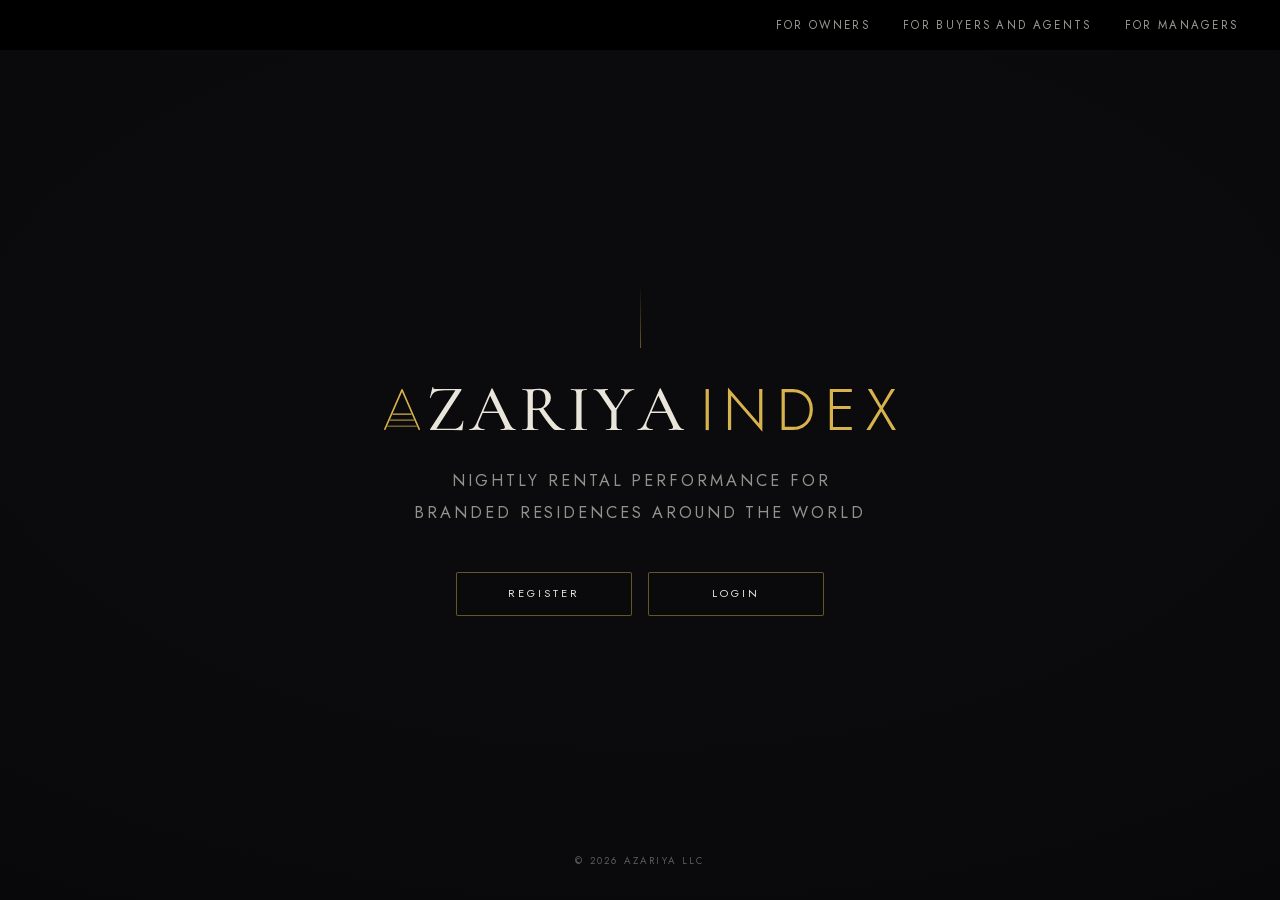
<file: index.html>
<!DOCTYPE html>
<html lang="en">
<head>
<meta charset="UTF-8">
<meta name="viewport" content="width=device-width, initial-scale=1.0">
<title>Azariya Index</title>
<meta name="description" content="Nightly rental performance for branded residences around the world.">
<meta name="robots" content="noindex">
<link rel="stylesheet" href="/assets/fonts.css?v=16">
<link rel="stylesheet" href="/assets/nav.css?v=16">
<link rel="icon" href="assets/favicon.svg">
<link rel="alternate icon" href="assets/favicon-32.png">
<link rel="apple-touch-icon" href="assets/favicon-180.png">
<style>
  :root{
    --ink:#0b0b0d; --ivory:#eae5da; --ivory-dim:rgba(234,229,218,.62);
    --ivory-faint:rgba(234,229,218,.38); --gold:#d8b24c; --gold-bright:#ecc85f;
    /* one shared clock: the light descends the rule, then sweeps the text */
    /* the controls sit on moving video, so they carry their own ground */
    --panel:rgba(11,11,13,.55);
    --cycle:5.2s;
    --start:1.6s;
  }
  *{margin:0;padding:0;box-sizing:border-box}
  html,body{height:100%}
  body{
    background:radial-gradient(120% 90% at 50% 10%, #14141a 0%, var(--ink) 70%);
    color:var(--ivory);
    font-family:"Jost",sans-serif;
    display:flex;flex-direction:column;align-items:center;justify-content:center;
    text-align:center;padding:2rem;
    -webkit-font-smoothing:antialiased;
    position:relative;overflow-x:hidden;overflow-y:auto;
  }

  /* ---- cinematic background: one of nine clips, graded dark + saturated ---- */
  .bg{position:fixed;inset:0;z-index:-3;overflow:hidden;background:var(--ink)}
  .bg video{
    position:absolute;top:50%;left:50%;
    min-width:100%;min-height:100%;width:auto;height:auto;
    transform:translate(-50%,-50%) scale(1.02);
    object-fit:cover;
    opacity:0;transition:opacity 1.7s ease;
    animation:drift 46s ease-in-out infinite alternate;
  }
  .bg video.on{opacity:1}
  @keyframes drift{
    from{transform:translate(-50%,-50%) scale(1.02)}
    to{transform:translate(-50%,-50%) scale(1.09)}
  }
  /* grade layers: darken + cool so the gold owns the frame */
  .scrim{position:fixed;inset:0;z-index:-2;
    background:
      radial-gradient(62% 48% at 50% 48%, rgba(11,11,13,.42) 0%, rgba(11,11,13,.22) 58%, transparent 100%),
      linear-gradient(to bottom, rgba(11,11,13,.62), rgba(11,11,13,.5) 45%, rgba(11,11,13,.72));}
  .vig{position:fixed;inset:0;z-index:-1;
    background:radial-gradient(115% 90% at 50% 42%, transparent 42%, rgba(5,5,7,.78) 100%);}

  @media (prefers-reduced-motion: reduce){
    .bg{display:none}
  }

  /* hairline rule — light descends during the first quarter of the cycle */
  .rule{
    width:1px;height:64px;position:relative;overflow:hidden;
    background:linear-gradient(to bottom, transparent, rgba(216,178,76,.45));
    opacity:0;animation:fadein 1.6s ease .2s forwards;
  }
  .rule::after{
    content:"";position:absolute;left:0;width:100%;height:42%;top:-45%;
    background:linear-gradient(to bottom, transparent, var(--gold-bright));
    animation:descend var(--cycle) linear var(--start) infinite;
  }
  /* 0–25% of the cycle: travel down; then hold out of view */
  @keyframes descend{
    0%{top:-45%;opacity:1}
    34%{top:105%;opacity:1}
    35%,100%{top:105%;opacity:0}
  }

  .brand{
    margin-top:2.4rem;
    display:block;line-height:0;
    opacity:0;animation:risein 1.8s cubic-bezier(.22,1,.36,1) .5s forwards;
  }
  .brand svg{
    display:block;margin:0 auto;
    width:clamp(17rem, 62vw, 32rem);height:auto;
  }

  /* The travelling light now lives only on the hairline (.rule::after / @keyframes descend).
       The descriptor is a plain static line. The previous 22-character line carried .5em
       tracking; at 66 characters that has to come in, and sit inside a measure, so the
       wrap is a chosen one rather than wherever the viewport happens to fall. */
  .line{
    margin:2.1rem auto 0;
    /* rem, not ch — the ch unit measures the "0" glyph and ignores letter-spacing, so a
       ch-based measure collapses far narrower than expected. 34rem at .18em reads as a block. */
    max-width:min(90vw,34rem);
    font-size:clamp(.85rem,2.4vw,1.02rem);font-weight:400;
    letter-spacing:.18em;text-indent:.18em;text-transform:uppercase;
    line-height:1.95;text-wrap:balance;
    color:var(--ivory-dim);
    opacity:0;animation:fadein 1.8s ease 1.2s forwards;
  }

  /* ---- register / login ---- */
  .actions{
    margin-top:2.7rem;display:flex;gap:1rem;justify-content:center;flex-wrap:wrap;
    opacity:0;animation:fadein 1.8s ease 1.7s forwards;
  }
  .act{
    min-width:11rem;background:var(--panel);color:var(--ivory);
    border:1px solid rgba(216,178,76,.45);border-radius:2px;
    font-family:"Jost",sans-serif;font-weight:400;font-size:.7rem;
    letter-spacing:.26em;text-transform:uppercase;padding:.95rem 1.7rem;
    text-decoration:none;cursor:pointer;line-height:1;
    transition:background .35s ease,color .35s ease,border-color .35s ease;
  }
  .act:hover,.act:focus-visible{background:var(--gold);color:var(--ink);border-color:var(--gold);outline:none}
  .act[aria-expanded="true"]{background:var(--gold);color:var(--ink);border-color:var(--gold)}

  /* The field stays in the DOM so it can animate open and so a keyboard user meets it in
     reading order, rather than having it appear from nowhere on click. */
  .signin{max-height:0;overflow:hidden;opacity:0;
    transition:max-height .45s ease,opacity .35s ease,margin-top .45s ease}
  .signin.open{max-height:14rem;opacity:1;margin-top:1.4rem}
  .signin form{display:inline-flex;gap:.6rem;flex-wrap:wrap;justify-content:center}
  .signin input{
    background:var(--panel);border:1px solid rgba(216,178,76,.35);border-radius:2px;
    color:var(--ivory);font-family:"Jost",sans-serif;font-weight:300;
    font-size:.8rem;letter-spacing:.06em;padding:.85rem 1rem;width:min(72vw,17rem);
    outline:none;transition:border-color .35s ease;
  }
  .signin input::placeholder{color:var(--ivory-faint);letter-spacing:.14em}
  .signin input:focus{border-color:rgba(216,178,76,.8)}
  .signin .go{
    background:var(--panel);color:var(--gold);border:1px solid rgba(216,178,76,.45);border-radius:2px;
    font-family:"Jost",sans-serif;font-size:.7rem;letter-spacing:.22em;text-transform:uppercase;
    padding:.85rem 1.3rem;cursor:pointer;transition:background .35s ease,color .35s ease;
  }
  .signin .go:hover,.signin .go:focus-visible{background:var(--gold);color:var(--ink);outline:none}
  .signin .msg{margin:.9rem auto 0;font-size:.78rem;line-height:1.6;color:var(--gold-bright);max-width:26rem}

  .foot{
    position:fixed;bottom:2rem;left:0;right:0;
    font-size:.62rem;letter-spacing:.22em;text-transform:uppercase;
    color:var(--ivory-faint);
    opacity:0;animation:fadein 1.8s ease 1.8s forwards;
  }

  @keyframes fadein{to{opacity:1}}
  @keyframes risein{from{opacity:0;transform:translateY(22px)}to{opacity:1;transform:none}}

  @media (prefers-reduced-motion: reduce){
    .rule,.brand,.line,.foot{animation:none;opacity:1}
    .rule::after{animation:none;opacity:0}
  }
</style>
</head>
<body>

  <nav class="nav">
    <span aria-hidden="true"></span>
    <button class="nav-toggle" type="button" aria-expanded="false"
            aria-controls="nav-links" aria-label="Menu">
      <span></span><span></span><span></span>
    </button>
    <div class="nav-links" id="nav-links">
      <a href="/owners">For Owners</a>
      <a href="/buyers-agents">For Buyers and Agents</a>
      <a href="/managers">For Managers</a>
    </div>
  </nav>

  <div class="bg" aria-hidden="true"></div>
  <div class="scrim" aria-hidden="true"></div>
  <div class="vig" aria-hidden="true"></div>

  <div class="rule"></div>

  <div class="brand" aria-label="Azariya Index">
    <svg xmlns="http://www.w3.org/2000/svg" viewBox="0.00 -656.33 7797.20 680.44" role="img" aria-label="Azariya Index"> <title>Azariya Index</title> <g fill="none" stroke="#d8b24c" stroke-linecap="round" stroke-linejoin="round" transform="translate(-218.596 -812.808) scale(7.69704)"><path d="M30 104 L64 26 L98 104" stroke-width="3.2"/><line x1="46" y1="74" x2="82" y2="74" stroke-width="2.6"/><line x1="41" y1="86" x2="87" y2="86" stroke-width="2.6" opacity=".75"/><line x1="36" y1="98" x2="92" y2="98" stroke-width="2.6" opacity=".5"/></g> <g transform="scale(1 -1)"> <path fill="#eae5da" transform="translate(644.280 0)" d="M57 13 438 600Q441 605 440.5 606.5Q440 608 433 608Q347 608 288.0 606.5Q229 605 191.5 599.0Q154 593 131.0 580.0Q108 567 93.5 546.0Q79 525 66 491Q65 489 59.0 490.0Q53 491 54 494L94 655Q95 657 101.0 656.0Q107 655 106 653Q103 635 114.0 630.0Q125 625 163 625Q223 625 310.0 625.0Q397 625 528 625Q533 625 535.0 620.5Q537 616 535 612L158 27Q154 22 155.0 20.5Q156 19 163 19Q241 19 302.5 19.0Q364 19 401 19Q444 19 475.0 33.0Q506 47 526.0 74.5Q546 102 553 140Q554 143 559.0 143.0Q564 143 564 140L550 8Q550 5 548.0 1.5Q546 -2 541 -2Q467 -1 384.5 -0.5Q302 0 219.5 0.0Q137 0 62 0Q58 0 56.0 4.5Q54 9 57 13Z"/> <path fill="#eae5da" transform="translate(1299.380 0)" d="M187 261 199 283H471L478 261ZM704 12Q709 12 709.0 6.0Q709 0 704 0Q675 0 644.5 2.0Q614 4 585 4Q553 4 529.5 2.0Q506 0 477 0Q473 0 473.0 6.0Q473 12 477 12Q526 12 537.0 27.5Q548 43 526 89L311 536L343 584L148 132Q122 71 145.0 41.5Q168 12 231 12Q236 12 236.0 6.0Q236 0 231 0Q201 0 176.0 2.0Q151 4 113 4Q76 4 53.5 2.0Q31 0 -1 0Q-5 0 -5.0 6.0Q-5 12 -1 12Q26 12 46.0 22.5Q66 33 84.5 61.0Q103 89 125 141L338 632Q339 635 345.0 635.5Q351 636 352 632L592 137Q616 88 633.5 60.5Q651 33 668.0 22.5Q685 12 704 12Z"/> <path fill="#eae5da" transform="translate(2062.480 0)" d="M546 0Q530 0 493.5 38.5Q457 77 406.0 148.5Q355 220 291 319L358 340Q442 219 500.5 147.0Q559 75 604.0 43.5Q649 12 690 12Q693 12 693.0 6.0Q693 0 690 0Q634 0 598.5 0.0Q563 0 546 0ZM306 628Q390 628 434.5 592.5Q479 557 479 498Q479 442 447.0 398.0Q415 354 363.5 329.0Q312 304 253 304Q241 304 228.0 304.5Q215 305 204 306V81Q204 52 209.5 37.0Q215 22 232.5 17.0Q250 12 285 12Q288 12 288.0 6.0Q288 0 285 0Q260 0 230.0 1.0Q200 2 164 2Q130 2 99.0 1.0Q68 0 43 0Q40 0 40.0 6.0Q40 12 43 12Q77 12 94.5 17.0Q112 22 118.5 37.0Q125 52 125 81V544Q125 573 119.0 587.5Q113 602 96.0 607.5Q79 613 44 613Q42 613 42.0 619.0Q42 625 44 625Q69 625 99.5 623.5Q130 622 164 622Q196 622 236.0 625.0Q276 628 306 628ZM397 466Q397 522 382.0 553.5Q367 585 339.5 598.0Q312 611 275 611Q237 611 220.5 597.5Q204 584 204 542V331Q218 330 234.5 329.0Q251 328 263 328Q337 328 367.0 362.0Q397 396 397 466Z"/> <path fill="#eae5da" transform="translate(2800.580 0)" d="M208 81Q208 52 213.5 37.0Q219 22 236.5 17.0Q254 12 289 12Q291 12 291.0 6.0Q291 0 289 0Q264 0 233.5 1.0Q203 2 167 2Q132 2 101.0 1.0Q70 0 45 0Q43 0 43.0 6.0Q43 12 45 12Q80 12 98.0 17.0Q116 22 122.0 37.0Q128 52 128 81V544Q128 573 122.0 587.5Q116 602 98.0 607.5Q80 613 45 613Q43 613 43.0 619.0Q43 625 45 625Q70 625 101.0 623.5Q132 622 167 622Q203 622 234.0 623.5Q265 625 289 625Q291 625 291.0 619.0Q291 613 289 613Q254 613 237.0 607.0Q220 601 214.0 586.0Q208 571 208 542Z"/> <path fill="#eae5da" transform="translate(3192.680 0)" d="M306 285 448 508Q478 558 470.0 585.5Q462 613 417 613Q414 613 414.0 619.0Q414 625 417 625Q446 625 471.5 623.5Q497 622 539 622Q564 622 579.5 623.5Q595 625 617 625Q619 625 619.0 619.0Q619 613 617 613Q595 613 569.0 599.5Q543 586 518.5 561.5Q494 537 473 503L325 269ZM281 272 110 528Q77 577 53.0 595.0Q29 613 1 613Q-2 613 -2.0 619.0Q-2 625 1 625Q17 625 35.0 623.5Q53 622 69 622Q97 622 124.0 622.5Q151 623 175.5 624.0Q200 625 218 625Q220 625 220.0 619.0Q220 613 218 613Q182 613 173.5 599.0Q165 585 182 561L344 318ZM269 310 349 319V81Q349 52 354.5 37.0Q360 22 377.0 17.0Q394 12 429 12Q432 12 432.0 6.0Q432 0 429 0Q405 0 374.5 1.0Q344 2 308 2Q274 2 242.5 1.0Q211 0 187 0Q184 0 184.0 6.0Q184 12 187 12Q222 12 239.5 17.0Q257 22 263.0 37.0Q269 52 269 81Z"/> <path fill="#eae5da" transform="translate(3861.780 0)" d="M187 261 199 283H471L478 261ZM704 12Q709 12 709.0 6.0Q709 0 704 0Q675 0 644.5 2.0Q614 4 585 4Q553 4 529.5 2.0Q506 0 477 0Q473 0 473.0 6.0Q473 12 477 12Q526 12 537.0 27.5Q548 43 526 89L311 536L343 584L148 132Q122 71 145.0 41.5Q168 12 231 12Q236 12 236.0 6.0Q236 0 231 0Q201 0 176.0 2.0Q151 4 113 4Q76 4 53.5 2.0Q31 0 -1 0Q-5 0 -5.0 6.0Q-5 12 -1 12Q26 12 46.0 22.5Q66 33 84.5 61.0Q103 89 125 141L338 632Q339 635 345.0 635.5Q351 636 352 632L592 137Q616 88 633.5 60.5Q651 33 668.0 22.5Q685 12 704 12Z"/> <path fill="#d8b24c" transform="translate(4824.880 0) scale(0.89286)" d="M82 700V0H137V700Z"/> <path fill="#d8b24c" transform="translate(5163.272 0) scale(0.89286)" d="M616 700V114L84 727V0H139V584L671 -27V700Z"/> <path fill="#d8b24c" transform="translate(5980.237 0) scale(0.89286)" d="M84 700V0H139V700ZM274 0Q376 0 453.5 44.0Q531 88 574.5 166.5Q618 245 618 350Q618 455 574.5 533.5Q531 612 453.5 656.0Q376 700 274 700H114V645H274Q339 645 392.5 624.0Q446 603 484.0 564.5Q522 526 542.5 471.5Q563 417 563 350Q563 283 542.5 228.5Q522 174 484.0 135.5Q446 97 392.5 76.0Q339 55 274 55H114V0Z"/> <path fill="#d8b24c" transform="translate(6714.165 0) scale(0.89286)" d="M113 0H460V52H113ZM113 648H460V700H113ZM113 358H440V410H113ZM84 700V0H139V700Z"/> <path fill="#d8b24c" transform="translate(7333.808 0) scale(0.89286)" d="M438 700 270 415 105 700H39L241 367L14 0H80L269 318L453 0H519L297 367L504 700Z"/> </g></svg>
  </div>

  <p class="line">Nightly rental performance for branded residences around the world</p>

  <div class="actions">
    <a class="act" href="/register">Register</a>
    <button class="act" id="loginBtn" type="button" aria-expanded="false" aria-controls="signin">Login</button>
  </div>

  <div class="signin" id="signin">
    <form id="signinForm" autocomplete="on">
      <input type="email" id="signinEmail" name="email" placeholder="Email" aria-label="Email address" required>
      <button class="go" type="submit">Send code</button>
    </form>
    <p class="msg" id="signinMsg" role="status"></p>
  </div>


  <p class="foot">&copy; 2026 Azariya LLC</p>

  <script src="/assets/site.js"></script>

  <script>
  // ---- background rotator: pick one clip at random; graded via CSS filter ----
  (function(){
    if (window.matchMedia('(prefers-reduced-motion: reduce)').matches) return;
    // grade = CSS filter applied to the video; tweak per clip if one misbehaves
    var G = 'saturate(1.35) contrast(1.07) brightness(0.7)';
    // Clips are pre-processed: slowed to 0.4x with motion interpolation baked in,
    // self-hosted in /media. Play at normal rate — slowness is in the file.
    var CLIPS = [
      {src:'media/az01-bali-temple.mp4',      grade:G},
      {src:'media/az02-overwater-villas.mp4', grade:G},
      {src:'media/az03-murano.mp4',           grade:G},
      {src:'media/az04-hallstatt.mp4',        grade:G},
      {src:'media/az05-sunrise-beach.mp4',    grade:'saturate(1.3) contrast(1.06) brightness(0.66) hue-rotate(-6deg)'},
      {src:'media/az06-lantern-street.mp4',   grade:'saturate(1.25) contrast(1.08) brightness(0.62)'},
      {src:'media/az07-machu-picchu.mp4',     grade:G},
      {src:'media/az08-weilburg-gardens.mp4', grade:G}
    ];
    var bg = document.querySelector('.bg');
    // Clips no longer loop individually: each plays once, fades to ink, and the
    // NEXT clip fades in — an endless chain through the whole collection.
    // Order is shuffled fresh on every page load (Fisher–Yates).
    var order = CLIPS.slice();
    for (var s = order.length - 1; s > 0; s--) {
      var j = Math.floor(Math.random() * (s + 1));
      var t = order[s]; order[s] = order[j]; order[j] = t;
    }

    var FADE_MS = 1700;    // matches the CSS opacity transition
    var HOLD_MS = 450;     // beat of pure ink between clips
    var idx = 0, fails = 0;

    function playNext(){
      if (fails >= order.length) return;         // every clip failed: quiet ink remains
      var c = order[idx % order.length]; idx++;
      var v = document.createElement('video');
      v.muted = true; v.autoplay = true;         // no loop: 'ended' hands off to the next
      v.setAttribute('playsinline','');
      v.style.filter = c.grade;
      v.src = c.src;
      var handed = false;
      function handoff(){
        if (handed) return; handed = true;
        v.classList.remove('on');                // fade to ink
        setTimeout(function(){
          v.remove();
          playNext();                            // next clip fades in after a beat
        }, FADE_MS + HOLD_MS);
      }
      v.addEventListener('error', function(){
        fails++; if (handed) return; handed = true;
        v.remove(); playNext();
      });
      v.addEventListener('canplay', function(){
        fails = 0;
        v.classList.add('on');
      });
      // begin the fade so it completes right as the clip ends
      v.addEventListener('timeupdate', function(){
        if (v.duration && (v.duration - v.currentTime) * 1000 <= FADE_MS) handoff();
      });
      v.addEventListener('ended', handoff);      // backstop
      bg.appendChild(v);
      var p = v.play(); if (p && p.catch) p.catch(function(){});
    }
    playNext();
  })();

  </script>

  <script>
  (function(){
    var btn = document.getElementById('loginBtn');
    var box = document.getElementById('signin');
    var msg = document.getElementById('signinMsg');
    if (!btn || !box) return;

    btn.addEventListener('click', function(){
      var open = box.classList.toggle('open');
      btn.setAttribute('aria-expanded', open ? 'true' : 'false');
      if (open) setTimeout(function(){ document.getElementById('signinEmail').focus(); }, 320);
    });

    /* NO OTP WORKER YET. Say so rather than implying a code is on its way — a sign-in form that
       silently does nothing is worse than one that admits it is not open. Replace this handler
       with the POST to the Worker when it exists. */
    document.getElementById('signinForm').addEventListener('submit', function(e){
      e.preventDefault();
      var email = document.getElementById('signinEmail').value.trim();
      if (!email) return;
      // No backend: do not claim the address was stored, because it was not.
      msg.textContent = 'Sign-in is not open yet, and this form is not connected \u2014 nothing was sent.';
      e.target.querySelector('.go').disabled = true;
    });
  })();
  </script>
</body>
</html>
</file>
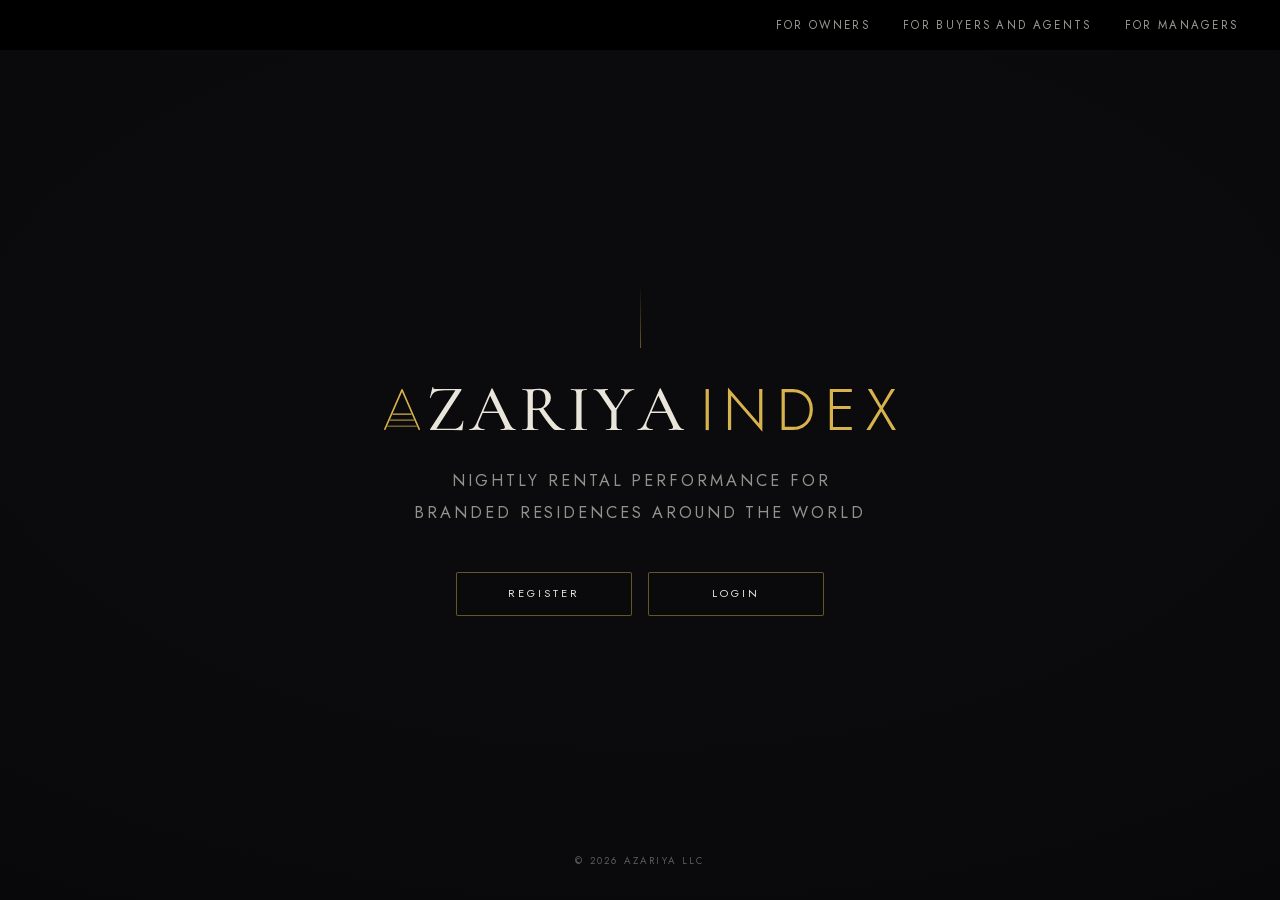
<file: about.html>
<!DOCTYPE html>
<html lang="en">
<head>
<meta charset="UTF-8">
<meta name="viewport" content="width=device-width, initial-scale=1.0">
<title>Azariya LLC</title>
<link rel="canonical" href="https://azariyaindex.com/">
<meta http-equiv="refresh" content="0; url=/">
<link rel="icon" href="assets/favicon.svg">
<script>window.location.replace('/');</script>
</head>
<body style="background:#0b0b0d;color:#eae5da;font-family:sans-serif">
<p style="padding:2rem">Redirecting to <a href="/" style="color:#d8b24c">azariyaindex.com</a>&hellip;</p>
</body>
</html>
</file>
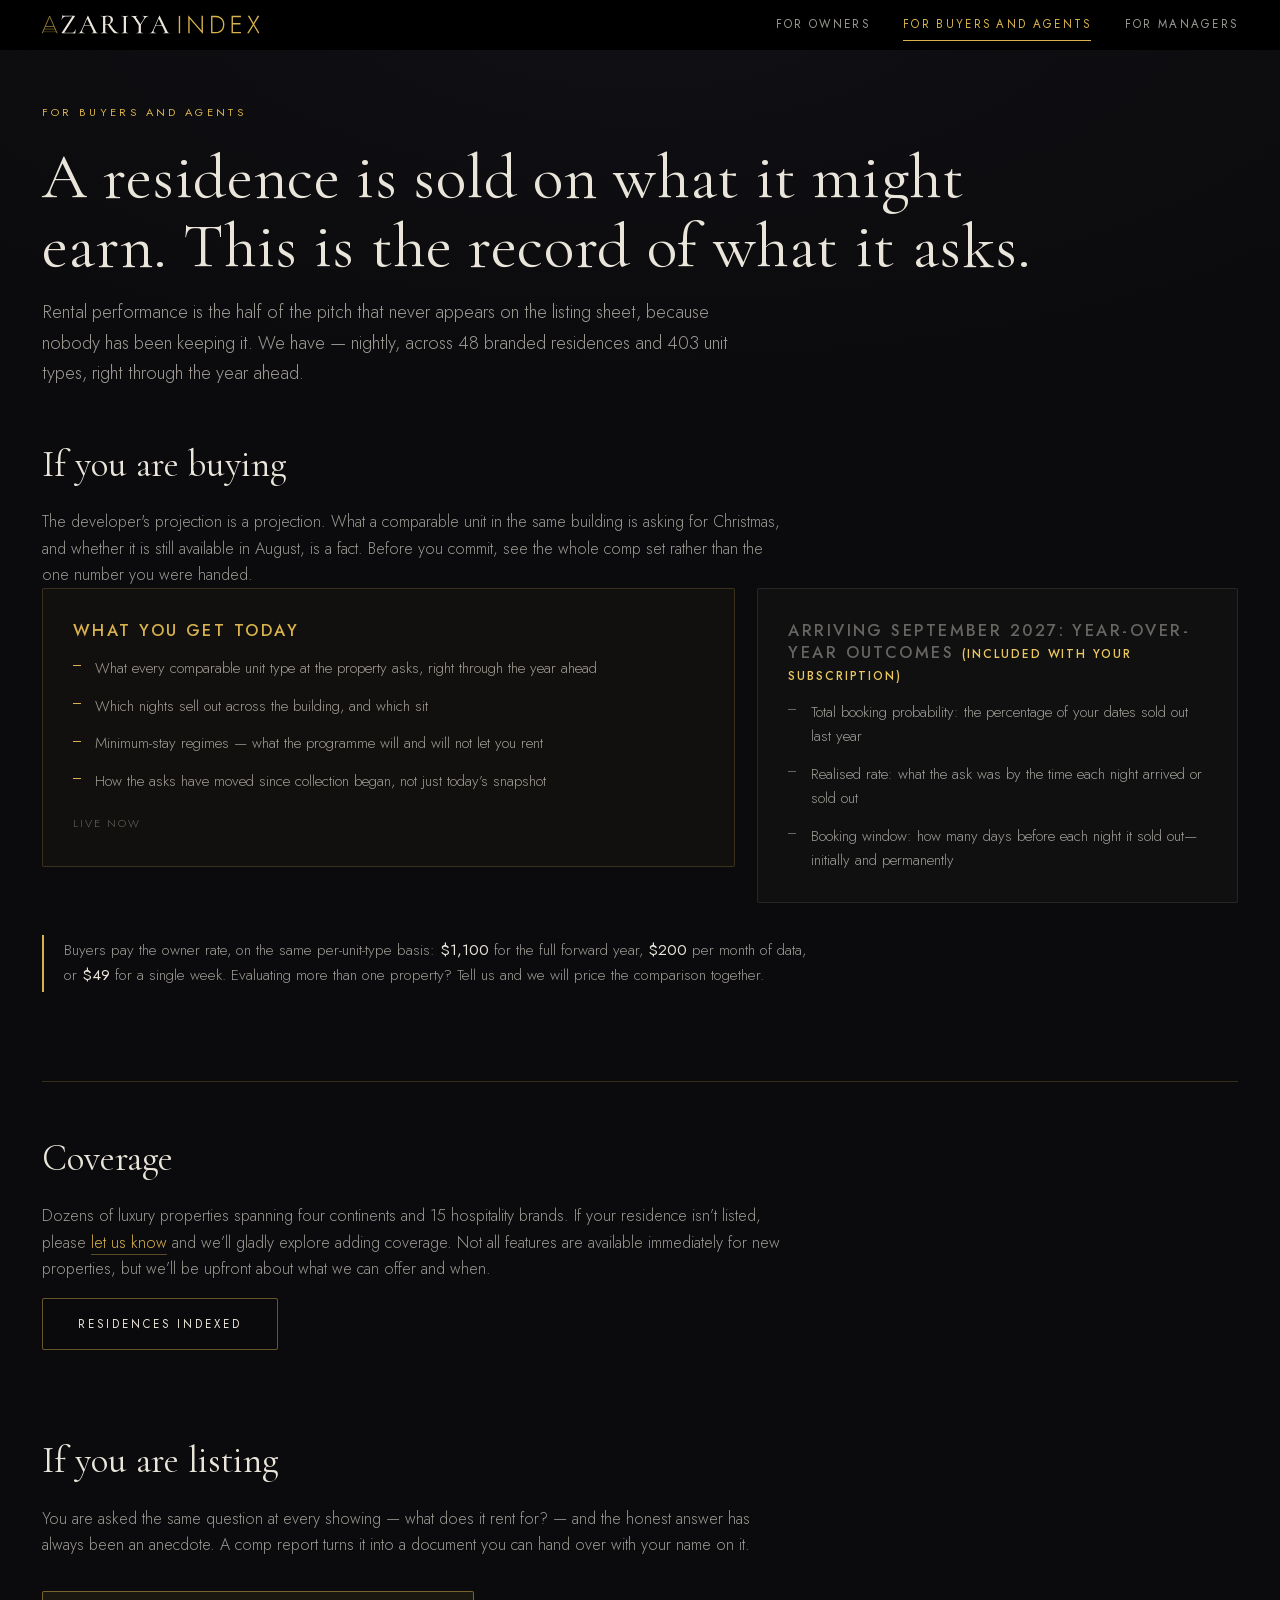
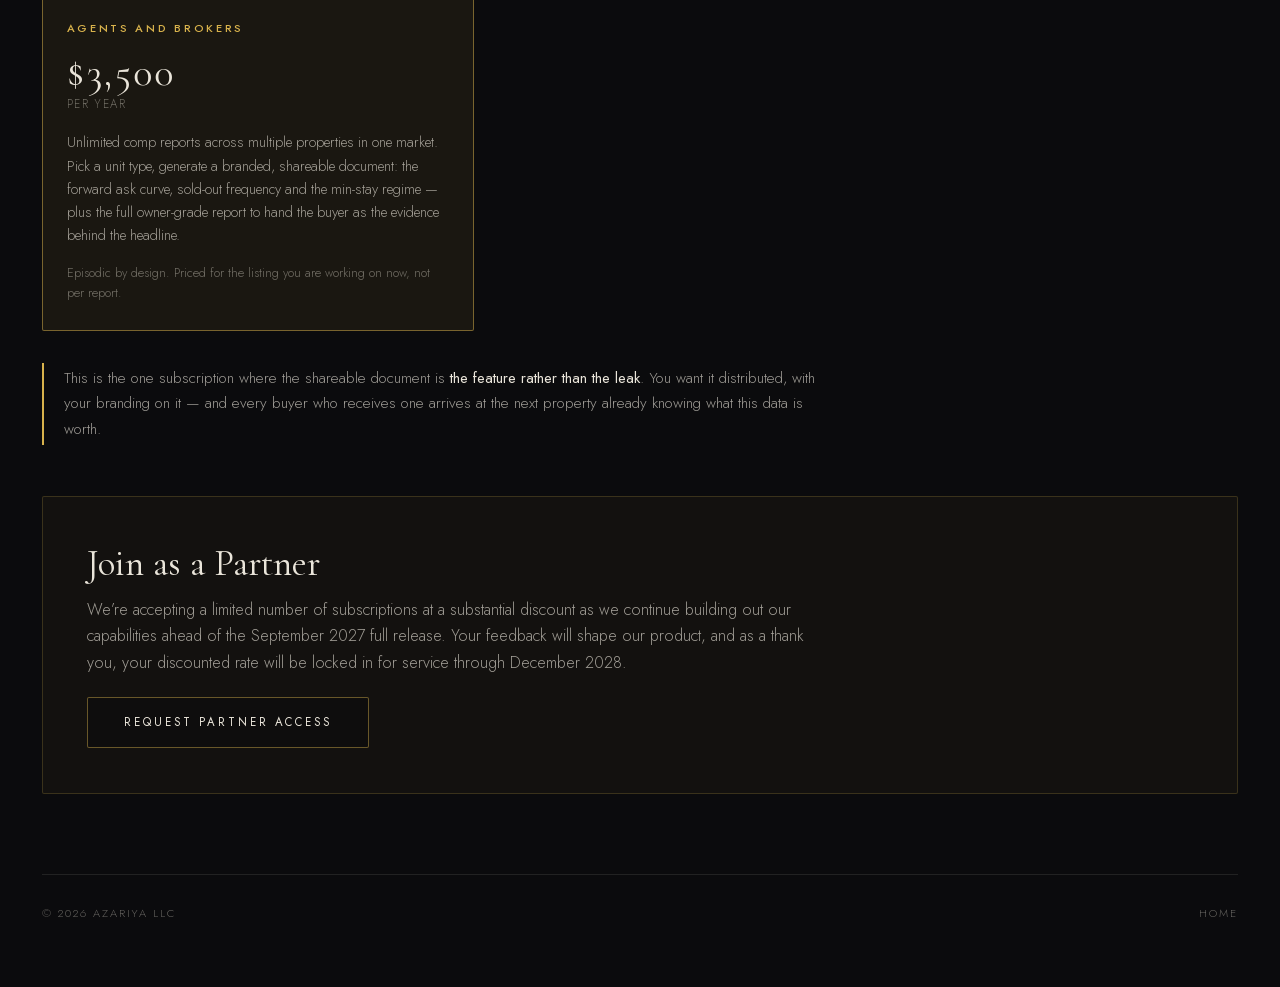
<file: buyers-agents.html>
<!DOCTYPE html>
<html lang="en">
<head>
<meta charset="UTF-8">
<meta name="viewport" content="width=device-width, initial-scale=1.0">
<title>For Buyers and Agents · Azariya Index</title>
<meta name="description" content="The rental record behind the asking price — for buyers evaluating, and agents listing.">
<meta name="robots" content="noindex">
<link rel="stylesheet" href="/assets/fonts.css?v=16">
<link rel="stylesheet" href="/assets/nav.css?v=16">
<link rel="stylesheet" href="/assets/site.css?v=16">
<link rel="icon" href="/assets/favicon.svg">
<link rel="alternate icon" href="/assets/favicon-32.png">
<link rel="apple-touch-icon" href="/assets/favicon-180.png">
</head>
<body>

  <nav class="nav">
    <a class="nav-brand" href="/" aria-label="Azariya Index"><svg xmlns="http://www.w3.org/2000/svg" viewBox="0.00 -656.33 7797.20 680.44" role="img" aria-label="Azariya Index"> <title>Azariya Index</title> <g fill="none" stroke="#d8b24c" stroke-linecap="round" stroke-linejoin="round" transform="translate(-218.596 -812.808) scale(7.69704)"><path d="M30 104 L64 26 L98 104" stroke-width="3.2"/><line x1="46" y1="74" x2="82" y2="74" stroke-width="2.6"/><line x1="41" y1="86" x2="87" y2="86" stroke-width="2.6" opacity=".75"/><line x1="36" y1="98" x2="92" y2="98" stroke-width="2.6" opacity=".5"/></g> <g transform="scale(1 -1)"> <path fill="#eae5da" transform="translate(644.280 0)" d="M57 13 438 600Q441 605 440.5 606.5Q440 608 433 608Q347 608 288.0 606.5Q229 605 191.5 599.0Q154 593 131.0 580.0Q108 567 93.5 546.0Q79 525 66 491Q65 489 59.0 490.0Q53 491 54 494L94 655Q95 657 101.0 656.0Q107 655 106 653Q103 635 114.0 630.0Q125 625 163 625Q223 625 310.0 625.0Q397 625 528 625Q533 625 535.0 620.5Q537 616 535 612L158 27Q154 22 155.0 20.5Q156 19 163 19Q241 19 302.5 19.0Q364 19 401 19Q444 19 475.0 33.0Q506 47 526.0 74.5Q546 102 553 140Q554 143 559.0 143.0Q564 143 564 140L550 8Q550 5 548.0 1.5Q546 -2 541 -2Q467 -1 384.5 -0.5Q302 0 219.5 0.0Q137 0 62 0Q58 0 56.0 4.5Q54 9 57 13Z"/> <path fill="#eae5da" transform="translate(1299.380 0)" d="M187 261 199 283H471L478 261ZM704 12Q709 12 709.0 6.0Q709 0 704 0Q675 0 644.5 2.0Q614 4 585 4Q553 4 529.5 2.0Q506 0 477 0Q473 0 473.0 6.0Q473 12 477 12Q526 12 537.0 27.5Q548 43 526 89L311 536L343 584L148 132Q122 71 145.0 41.5Q168 12 231 12Q236 12 236.0 6.0Q236 0 231 0Q201 0 176.0 2.0Q151 4 113 4Q76 4 53.5 2.0Q31 0 -1 0Q-5 0 -5.0 6.0Q-5 12 -1 12Q26 12 46.0 22.5Q66 33 84.5 61.0Q103 89 125 141L338 632Q339 635 345.0 635.5Q351 636 352 632L592 137Q616 88 633.5 60.5Q651 33 668.0 22.5Q685 12 704 12Z"/> <path fill="#eae5da" transform="translate(2062.480 0)" d="M546 0Q530 0 493.5 38.5Q457 77 406.0 148.5Q355 220 291 319L358 340Q442 219 500.5 147.0Q559 75 604.0 43.5Q649 12 690 12Q693 12 693.0 6.0Q693 0 690 0Q634 0 598.5 0.0Q563 0 546 0ZM306 628Q390 628 434.5 592.5Q479 557 479 498Q479 442 447.0 398.0Q415 354 363.5 329.0Q312 304 253 304Q241 304 228.0 304.5Q215 305 204 306V81Q204 52 209.5 37.0Q215 22 232.5 17.0Q250 12 285 12Q288 12 288.0 6.0Q288 0 285 0Q260 0 230.0 1.0Q200 2 164 2Q130 2 99.0 1.0Q68 0 43 0Q40 0 40.0 6.0Q40 12 43 12Q77 12 94.5 17.0Q112 22 118.5 37.0Q125 52 125 81V544Q125 573 119.0 587.5Q113 602 96.0 607.5Q79 613 44 613Q42 613 42.0 619.0Q42 625 44 625Q69 625 99.5 623.5Q130 622 164 622Q196 622 236.0 625.0Q276 628 306 628ZM397 466Q397 522 382.0 553.5Q367 585 339.5 598.0Q312 611 275 611Q237 611 220.5 597.5Q204 584 204 542V331Q218 330 234.5 329.0Q251 328 263 328Q337 328 367.0 362.0Q397 396 397 466Z"/> <path fill="#eae5da" transform="translate(2800.580 0)" d="M208 81Q208 52 213.5 37.0Q219 22 236.5 17.0Q254 12 289 12Q291 12 291.0 6.0Q291 0 289 0Q264 0 233.5 1.0Q203 2 167 2Q132 2 101.0 1.0Q70 0 45 0Q43 0 43.0 6.0Q43 12 45 12Q80 12 98.0 17.0Q116 22 122.0 37.0Q128 52 128 81V544Q128 573 122.0 587.5Q116 602 98.0 607.5Q80 613 45 613Q43 613 43.0 619.0Q43 625 45 625Q70 625 101.0 623.5Q132 622 167 622Q203 622 234.0 623.5Q265 625 289 625Q291 625 291.0 619.0Q291 613 289 613Q254 613 237.0 607.0Q220 601 214.0 586.0Q208 571 208 542Z"/> <path fill="#eae5da" transform="translate(3192.680 0)" d="M306 285 448 508Q478 558 470.0 585.5Q462 613 417 613Q414 613 414.0 619.0Q414 625 417 625Q446 625 471.5 623.5Q497 622 539 622Q564 622 579.5 623.5Q595 625 617 625Q619 625 619.0 619.0Q619 613 617 613Q595 613 569.0 599.5Q543 586 518.5 561.5Q494 537 473 503L325 269ZM281 272 110 528Q77 577 53.0 595.0Q29 613 1 613Q-2 613 -2.0 619.0Q-2 625 1 625Q17 625 35.0 623.5Q53 622 69 622Q97 622 124.0 622.5Q151 623 175.5 624.0Q200 625 218 625Q220 625 220.0 619.0Q220 613 218 613Q182 613 173.5 599.0Q165 585 182 561L344 318ZM269 310 349 319V81Q349 52 354.5 37.0Q360 22 377.0 17.0Q394 12 429 12Q432 12 432.0 6.0Q432 0 429 0Q405 0 374.5 1.0Q344 2 308 2Q274 2 242.5 1.0Q211 0 187 0Q184 0 184.0 6.0Q184 12 187 12Q222 12 239.5 17.0Q257 22 263.0 37.0Q269 52 269 81Z"/> <path fill="#eae5da" transform="translate(3861.780 0)" d="M187 261 199 283H471L478 261ZM704 12Q709 12 709.0 6.0Q709 0 704 0Q675 0 644.5 2.0Q614 4 585 4Q553 4 529.5 2.0Q506 0 477 0Q473 0 473.0 6.0Q473 12 477 12Q526 12 537.0 27.5Q548 43 526 89L311 536L343 584L148 132Q122 71 145.0 41.5Q168 12 231 12Q236 12 236.0 6.0Q236 0 231 0Q201 0 176.0 2.0Q151 4 113 4Q76 4 53.5 2.0Q31 0 -1 0Q-5 0 -5.0 6.0Q-5 12 -1 12Q26 12 46.0 22.5Q66 33 84.5 61.0Q103 89 125 141L338 632Q339 635 345.0 635.5Q351 636 352 632L592 137Q616 88 633.5 60.5Q651 33 668.0 22.5Q685 12 704 12Z"/> <path fill="#d8b24c" transform="translate(4824.880 0) scale(0.89286)" d="M82 700V0H137V700Z"/> <path fill="#d8b24c" transform="translate(5163.272 0) scale(0.89286)" d="M616 700V114L84 727V0H139V584L671 -27V700Z"/> <path fill="#d8b24c" transform="translate(5980.237 0) scale(0.89286)" d="M84 700V0H139V700ZM274 0Q376 0 453.5 44.0Q531 88 574.5 166.5Q618 245 618 350Q618 455 574.5 533.5Q531 612 453.5 656.0Q376 700 274 700H114V645H274Q339 645 392.5 624.0Q446 603 484.0 564.5Q522 526 542.5 471.5Q563 417 563 350Q563 283 542.5 228.5Q522 174 484.0 135.5Q446 97 392.5 76.0Q339 55 274 55H114V0Z"/> <path fill="#d8b24c" transform="translate(6714.165 0) scale(0.89286)" d="M113 0H460V52H113ZM113 648H460V700H113ZM113 358H440V410H113ZM84 700V0H139V700Z"/> <path fill="#d8b24c" transform="translate(7333.808 0) scale(0.89286)" d="M438 700 270 415 105 700H39L241 367L14 0H80L269 318L453 0H519L297 367L504 700Z"/> </g></svg></a>
    <button class="nav-toggle" type="button" aria-expanded="false"
            aria-controls="nav-links" aria-label="Menu">
      <span></span><span></span><span></span>
    </button>
    <div class="nav-links" id="nav-links">
      <a href="/owners">For Owners</a>
      <a href="/buyers-agents" aria-current="page">For Buyers and Agents</a>
      <a href="/managers">For Managers</a>
    </div>
  </nav>

  <main>
    <div class="wrap">
      <span class="eyebrow">For buyers and agents</span>
      <h1>A residence is sold on what it might earn. This is the record of what it asks.</h1>
      <p class="lede">Rental performance is the half of the pitch that never appears on the
         listing sheet, because nobody has been keeping it. We have — nightly, across 48
         branded residences and 403 unit types, right through the year ahead.</p>

      <section>
        <h2>If you are buying</h2>
        <p class="dim">The developer's projection is a projection. What a comparable unit in the
           same building is asking for Christmas, and whether it is still available in August, is
           a fact. Before you commit, see the whole comp set rather than the one number you were
           handed.</p>
        <div class="split">
      <div class="card">
        <h3>What you get today</h3>
        <ul>
        <li>What every comparable unit type at the property asks, right through the year ahead</li>
        <li>Which nights sell out across the building, and which sit</li>
        <li>Minimum-stay regimes — what the programme will and will not let you rent</li>
        <li>How the asks have moved since collection began, not just today’s snapshot</li>
        </ul>
        <span class="stamp">Live now</span>
      </div>
      <div class="card later">
          <h3>Arriving September 2027: Year-over-Year Outcomes <span class="included">(included with your subscription)</span></h3>
          <ul>
          <li>Total booking probability: the percentage of your dates sold out last year</li>
          <li>Realised rate: what the ask was by the time each night arrived or sold out</li>
          <li>Booking window: how many days before each night it sold out—initially and permanently</li>
          </ul>
      </div>
    </div>
        <p class="note" style="margin-top:2rem">Buyers pay the owner rate, on the same per-unit-type
           basis: <strong>$1,100</strong> for the full forward year, <strong>$200</strong> per month
           of data, or <strong>$49</strong> for a single week. Evaluating more than one property?
           Tell us and we will price the comparison together.</p>
      </section>

      <hr class="rule-h" style="margin-top:clamp(3.4rem,8vw,5.6rem)">


      <section>
        <h2>Coverage</h2>
        <p class="dim">Dozens of luxury properties spanning four continents and 15 hospitality
           brands. If your residence isn&rsquo;t listed, please <a class="ilink" href="/request-coverage">let us know</a> and we&rsquo;ll gladly
           explore adding coverage. Not all features are available immediately for new
           properties, but we&rsquo;ll be upfront about what we can offer and when.</p>
        <p class="btnrow">
          <a class="btn" href="/where-we-operate">Residences Indexed</a>
        </p>
      </section>

      <section style="margin-top:clamp(3.4rem,8vw,5.6rem)">
        <h2>If you are listing</h2>
        <p class="dim">You are asked the same question at every showing — what does it rent for? —
           and the honest answer has always been an anecdote. A comp report turns it into a
           document you can hand over with your name on it.</p>
        <div class="tiers single">
      <div class="tier feature">
        <span class="name">Agents and brokers</span>
        <span class="price">$3,500</span>
        <span class="per">Per year</span>
        <p class="desc">Unlimited comp reports across multiple properties in one market. Pick a unit type, generate a branded, shareable document: the forward ask curve, sold-out frequency and the min-stay regime — plus the full owner-grade report to hand the buyer as the evidence behind the headline.</p>
        <p class="fine">Episodic by design. Priced for the listing you are working on now, not per report.</p>
      </div>
    </div>
        <p class="note" style="margin-top:2rem">This is the one subscription where the shareable
           document is <strong>the feature rather than the leak</strong>. You want it distributed,
           with your branding on it — and every buyer who receives one arrives at the next
           property already knowing what this data is worth.</p>
      </section>

      <div class="cta">
        <h2>Join as a Partner</h2>
        <p>We&rsquo;re accepting a limited number of subscriptions at a substantial discount as we
           continue building out our capabilities ahead of the September 2027 full release. Your
           feedback will shape our product, and as a thank you, your discounted rate will be
           locked in for service through December 2028.</p>
        <a class="btn" href="/register?partner=1">Request Partner Access</a>
      </div>

      <div class="foot">
        <span>&copy; 2026 Azariya LLC</span>
        <span><a href="/">Home</a></span>
      </div>
    </div>
  </main>

  <script src="/assets/site.js"></script>
</body>
</html>
</file>
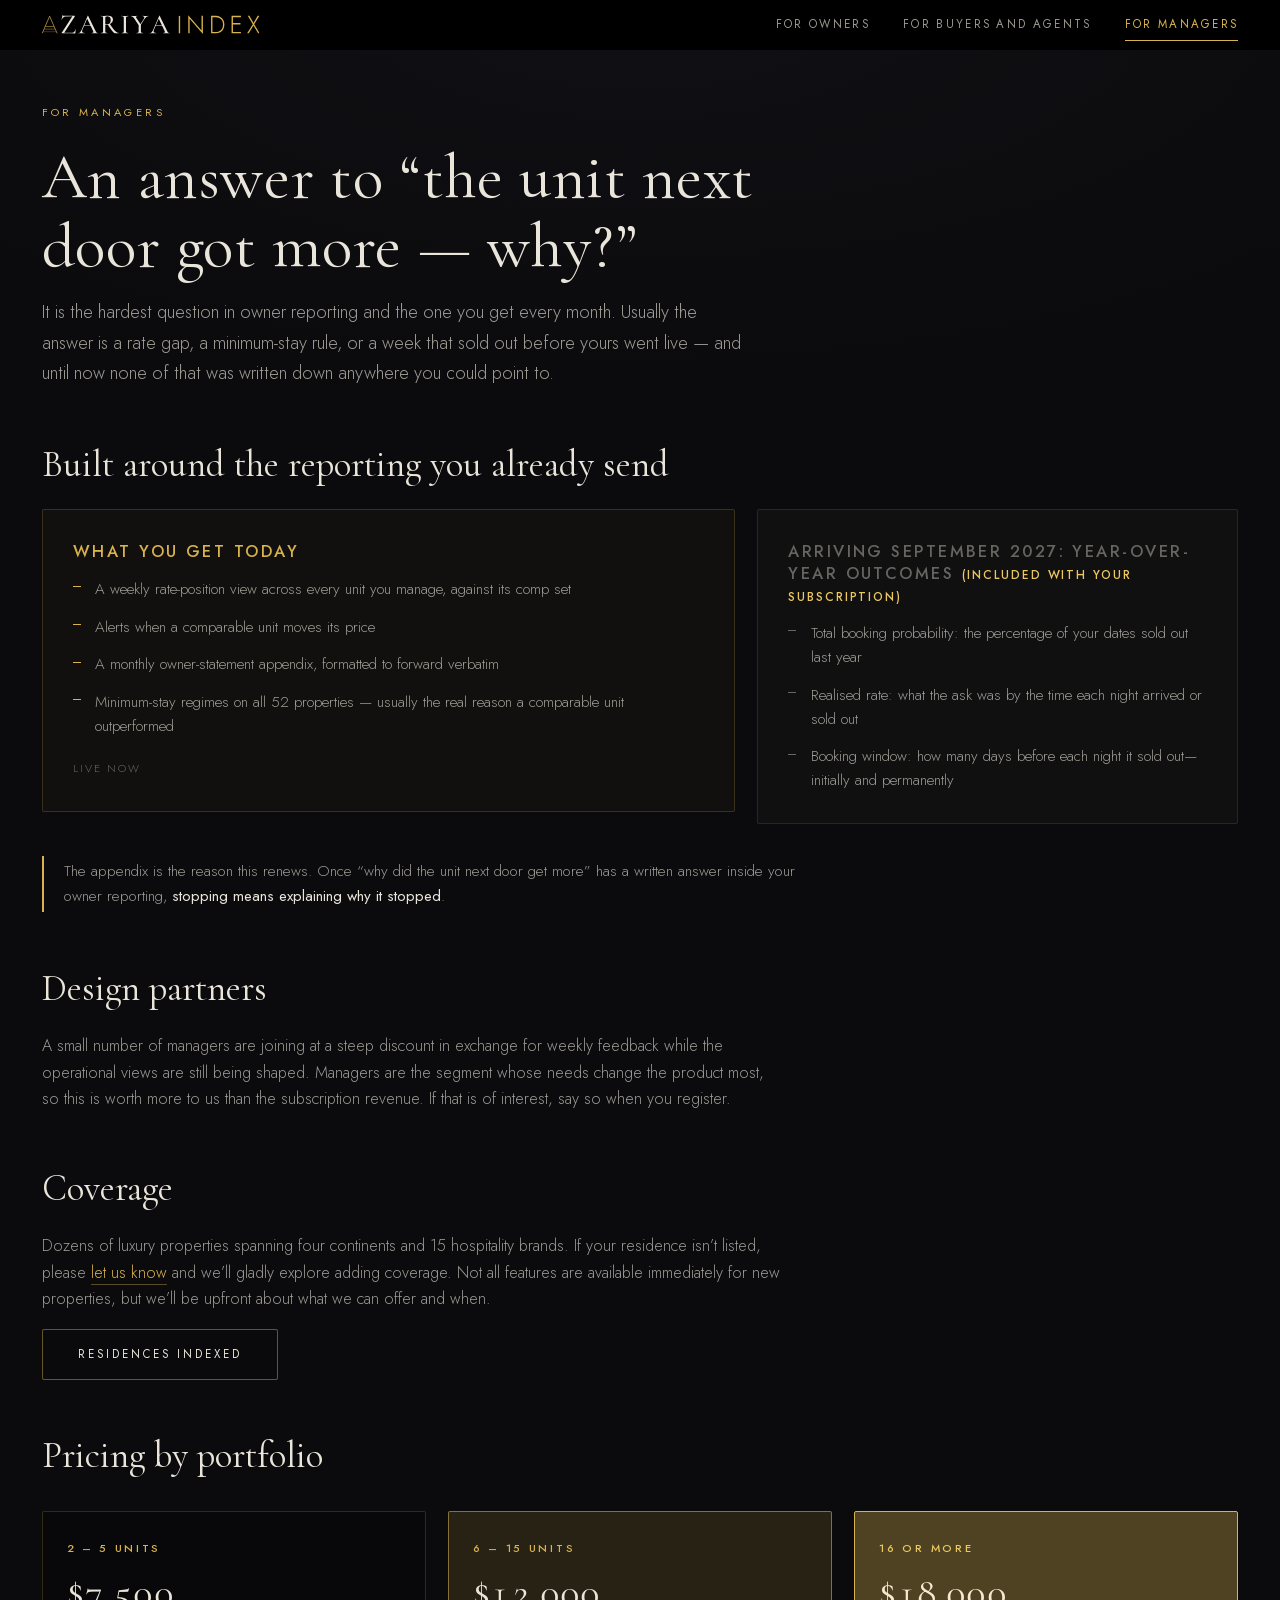
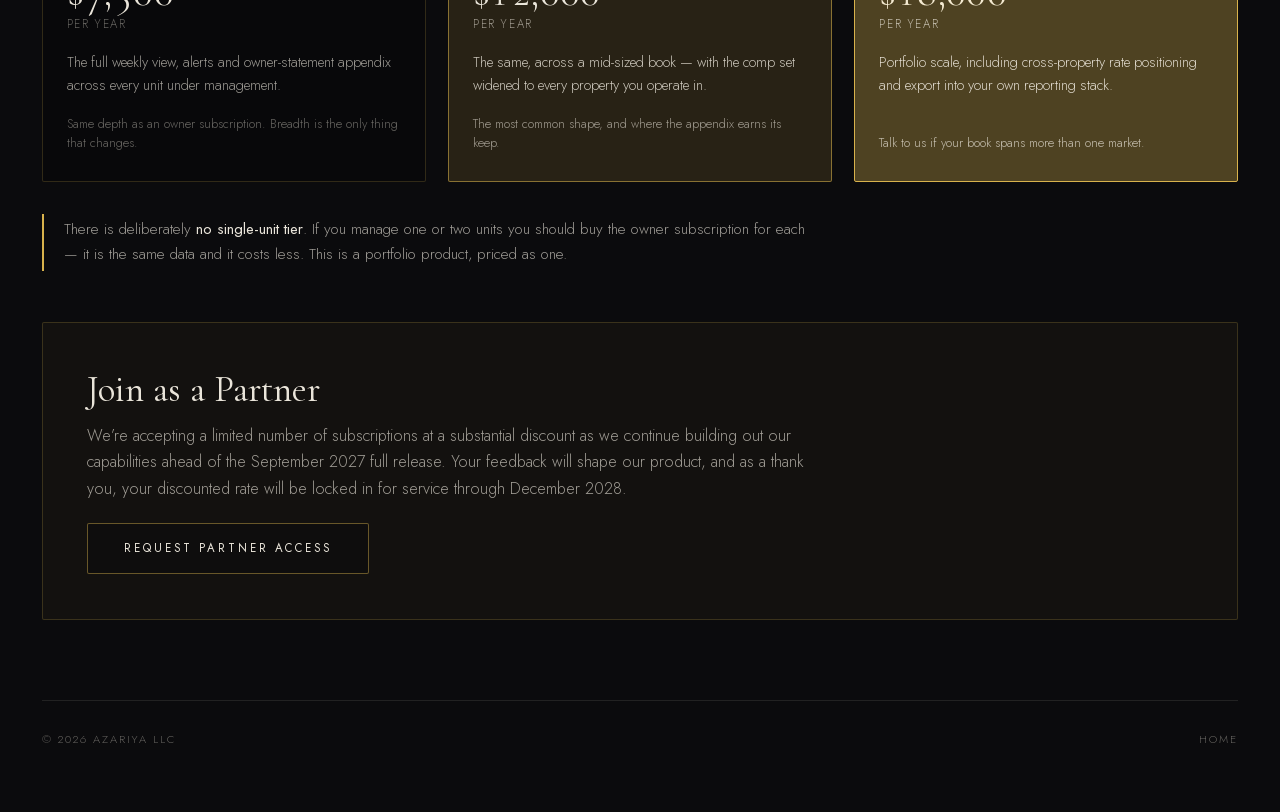
<file: managers.html>
<!DOCTYPE html>
<html lang="en">
<head>
<meta charset="UTF-8">
<meta name="viewport" content="width=device-width, initial-scale=1.0">
<title>For Managers · Azariya Index</title>
<meta name="description" content="A weekly rate-position view across every unit you manage, and an owner-statement appendix you can forward verbatim.">
<meta name="robots" content="noindex">
<link rel="stylesheet" href="/assets/fonts.css?v=16">
<link rel="stylesheet" href="/assets/nav.css?v=16">
<link rel="stylesheet" href="/assets/site.css?v=16">
<link rel="icon" href="/assets/favicon.svg">
<link rel="alternate icon" href="/assets/favicon-32.png">
<link rel="apple-touch-icon" href="/assets/favicon-180.png">
</head>
<body>

  <nav class="nav">
    <a class="nav-brand" href="/" aria-label="Azariya Index"><svg xmlns="http://www.w3.org/2000/svg" viewBox="0.00 -656.33 7797.20 680.44" role="img" aria-label="Azariya Index"> <title>Azariya Index</title> <g fill="none" stroke="#d8b24c" stroke-linecap="round" stroke-linejoin="round" transform="translate(-218.596 -812.808) scale(7.69704)"><path d="M30 104 L64 26 L98 104" stroke-width="3.2"/><line x1="46" y1="74" x2="82" y2="74" stroke-width="2.6"/><line x1="41" y1="86" x2="87" y2="86" stroke-width="2.6" opacity=".75"/><line x1="36" y1="98" x2="92" y2="98" stroke-width="2.6" opacity=".5"/></g> <g transform="scale(1 -1)"> <path fill="#eae5da" transform="translate(644.280 0)" d="M57 13 438 600Q441 605 440.5 606.5Q440 608 433 608Q347 608 288.0 606.5Q229 605 191.5 599.0Q154 593 131.0 580.0Q108 567 93.5 546.0Q79 525 66 491Q65 489 59.0 490.0Q53 491 54 494L94 655Q95 657 101.0 656.0Q107 655 106 653Q103 635 114.0 630.0Q125 625 163 625Q223 625 310.0 625.0Q397 625 528 625Q533 625 535.0 620.5Q537 616 535 612L158 27Q154 22 155.0 20.5Q156 19 163 19Q241 19 302.5 19.0Q364 19 401 19Q444 19 475.0 33.0Q506 47 526.0 74.5Q546 102 553 140Q554 143 559.0 143.0Q564 143 564 140L550 8Q550 5 548.0 1.5Q546 -2 541 -2Q467 -1 384.5 -0.5Q302 0 219.5 0.0Q137 0 62 0Q58 0 56.0 4.5Q54 9 57 13Z"/> <path fill="#eae5da" transform="translate(1299.380 0)" d="M187 261 199 283H471L478 261ZM704 12Q709 12 709.0 6.0Q709 0 704 0Q675 0 644.5 2.0Q614 4 585 4Q553 4 529.5 2.0Q506 0 477 0Q473 0 473.0 6.0Q473 12 477 12Q526 12 537.0 27.5Q548 43 526 89L311 536L343 584L148 132Q122 71 145.0 41.5Q168 12 231 12Q236 12 236.0 6.0Q236 0 231 0Q201 0 176.0 2.0Q151 4 113 4Q76 4 53.5 2.0Q31 0 -1 0Q-5 0 -5.0 6.0Q-5 12 -1 12Q26 12 46.0 22.5Q66 33 84.5 61.0Q103 89 125 141L338 632Q339 635 345.0 635.5Q351 636 352 632L592 137Q616 88 633.5 60.5Q651 33 668.0 22.5Q685 12 704 12Z"/> <path fill="#eae5da" transform="translate(2062.480 0)" d="M546 0Q530 0 493.5 38.5Q457 77 406.0 148.5Q355 220 291 319L358 340Q442 219 500.5 147.0Q559 75 604.0 43.5Q649 12 690 12Q693 12 693.0 6.0Q693 0 690 0Q634 0 598.5 0.0Q563 0 546 0ZM306 628Q390 628 434.5 592.5Q479 557 479 498Q479 442 447.0 398.0Q415 354 363.5 329.0Q312 304 253 304Q241 304 228.0 304.5Q215 305 204 306V81Q204 52 209.5 37.0Q215 22 232.5 17.0Q250 12 285 12Q288 12 288.0 6.0Q288 0 285 0Q260 0 230.0 1.0Q200 2 164 2Q130 2 99.0 1.0Q68 0 43 0Q40 0 40.0 6.0Q40 12 43 12Q77 12 94.5 17.0Q112 22 118.5 37.0Q125 52 125 81V544Q125 573 119.0 587.5Q113 602 96.0 607.5Q79 613 44 613Q42 613 42.0 619.0Q42 625 44 625Q69 625 99.5 623.5Q130 622 164 622Q196 622 236.0 625.0Q276 628 306 628ZM397 466Q397 522 382.0 553.5Q367 585 339.5 598.0Q312 611 275 611Q237 611 220.5 597.5Q204 584 204 542V331Q218 330 234.5 329.0Q251 328 263 328Q337 328 367.0 362.0Q397 396 397 466Z"/> <path fill="#eae5da" transform="translate(2800.580 0)" d="M208 81Q208 52 213.5 37.0Q219 22 236.5 17.0Q254 12 289 12Q291 12 291.0 6.0Q291 0 289 0Q264 0 233.5 1.0Q203 2 167 2Q132 2 101.0 1.0Q70 0 45 0Q43 0 43.0 6.0Q43 12 45 12Q80 12 98.0 17.0Q116 22 122.0 37.0Q128 52 128 81V544Q128 573 122.0 587.5Q116 602 98.0 607.5Q80 613 45 613Q43 613 43.0 619.0Q43 625 45 625Q70 625 101.0 623.5Q132 622 167 622Q203 622 234.0 623.5Q265 625 289 625Q291 625 291.0 619.0Q291 613 289 613Q254 613 237.0 607.0Q220 601 214.0 586.0Q208 571 208 542Z"/> <path fill="#eae5da" transform="translate(3192.680 0)" d="M306 285 448 508Q478 558 470.0 585.5Q462 613 417 613Q414 613 414.0 619.0Q414 625 417 625Q446 625 471.5 623.5Q497 622 539 622Q564 622 579.5 623.5Q595 625 617 625Q619 625 619.0 619.0Q619 613 617 613Q595 613 569.0 599.5Q543 586 518.5 561.5Q494 537 473 503L325 269ZM281 272 110 528Q77 577 53.0 595.0Q29 613 1 613Q-2 613 -2.0 619.0Q-2 625 1 625Q17 625 35.0 623.5Q53 622 69 622Q97 622 124.0 622.5Q151 623 175.5 624.0Q200 625 218 625Q220 625 220.0 619.0Q220 613 218 613Q182 613 173.5 599.0Q165 585 182 561L344 318ZM269 310 349 319V81Q349 52 354.5 37.0Q360 22 377.0 17.0Q394 12 429 12Q432 12 432.0 6.0Q432 0 429 0Q405 0 374.5 1.0Q344 2 308 2Q274 2 242.5 1.0Q211 0 187 0Q184 0 184.0 6.0Q184 12 187 12Q222 12 239.5 17.0Q257 22 263.0 37.0Q269 52 269 81Z"/> <path fill="#eae5da" transform="translate(3861.780 0)" d="M187 261 199 283H471L478 261ZM704 12Q709 12 709.0 6.0Q709 0 704 0Q675 0 644.5 2.0Q614 4 585 4Q553 4 529.5 2.0Q506 0 477 0Q473 0 473.0 6.0Q473 12 477 12Q526 12 537.0 27.5Q548 43 526 89L311 536L343 584L148 132Q122 71 145.0 41.5Q168 12 231 12Q236 12 236.0 6.0Q236 0 231 0Q201 0 176.0 2.0Q151 4 113 4Q76 4 53.5 2.0Q31 0 -1 0Q-5 0 -5.0 6.0Q-5 12 -1 12Q26 12 46.0 22.5Q66 33 84.5 61.0Q103 89 125 141L338 632Q339 635 345.0 635.5Q351 636 352 632L592 137Q616 88 633.5 60.5Q651 33 668.0 22.5Q685 12 704 12Z"/> <path fill="#d8b24c" transform="translate(4824.880 0) scale(0.89286)" d="M82 700V0H137V700Z"/> <path fill="#d8b24c" transform="translate(5163.272 0) scale(0.89286)" d="M616 700V114L84 727V0H139V584L671 -27V700Z"/> <path fill="#d8b24c" transform="translate(5980.237 0) scale(0.89286)" d="M84 700V0H139V700ZM274 0Q376 0 453.5 44.0Q531 88 574.5 166.5Q618 245 618 350Q618 455 574.5 533.5Q531 612 453.5 656.0Q376 700 274 700H114V645H274Q339 645 392.5 624.0Q446 603 484.0 564.5Q522 526 542.5 471.5Q563 417 563 350Q563 283 542.5 228.5Q522 174 484.0 135.5Q446 97 392.5 76.0Q339 55 274 55H114V0Z"/> <path fill="#d8b24c" transform="translate(6714.165 0) scale(0.89286)" d="M113 0H460V52H113ZM113 648H460V700H113ZM113 358H440V410H113ZM84 700V0H139V700Z"/> <path fill="#d8b24c" transform="translate(7333.808 0) scale(0.89286)" d="M438 700 270 415 105 700H39L241 367L14 0H80L269 318L453 0H519L297 367L504 700Z"/> </g></svg></a>
    <button class="nav-toggle" type="button" aria-expanded="false"
            aria-controls="nav-links" aria-label="Menu">
      <span></span><span></span><span></span>
    </button>
    <div class="nav-links" id="nav-links">
      <a href="/owners">For Owners</a>
      <a href="/buyers-agents">For Buyers and Agents</a>
      <a href="/managers" aria-current="page">For Managers</a>
    </div>
  </nav>

  <main>
    <div class="wrap">
      <span class="eyebrow">For managers</span>
      <h1>An answer to &ldquo;the unit next door got more &mdash; why?&rdquo;</h1>
      <p class="lede">It is the hardest question in owner reporting and the one you get every
         month. Usually the answer is a rate gap, a minimum-stay rule, or a week that sold out
         before yours went live — and until now none of that was written down anywhere you could
         point to.</p>

      <section>
        <h2>Built around the reporting you already send</h2>
        <div class="split">
      <div class="card">
        <h3>What you get today</h3>
        <ul>
        <li>A weekly rate-position view across every unit you manage, against its comp set</li>
        <li>Alerts when a comparable unit moves its price</li>
        <li>A monthly owner-statement appendix, formatted to forward verbatim</li>
        <li>Minimum-stay regimes on all 52 properties — usually the real reason a comparable unit outperformed</li>
        </ul>
        <span class="stamp">Live now</span>
      </div>
      <div class="card later">
          <h3>Arriving September 2027: Year-over-Year Outcomes <span class="included">(included with your subscription)</span></h3>
          <ul>
          <li>Total booking probability: the percentage of your dates sold out last year</li>
          <li>Realised rate: what the ask was by the time each night arrived or sold out</li>
          <li>Booking window: how many days before each night it sold out—initially and permanently</li>
          </ul>
      </div>
    </div>
        <p class="note" style="margin-top:2rem">The appendix is the reason this renews. Once
           &ldquo;why did the unit next door get more&rdquo; has a written answer inside your owner
           reporting, <strong>stopping means explaining why it stopped</strong>.</p>
      </section>


      <section>
        <h2>Design partners</h2>
        <p class="dim">A small number of managers are joining at a steep discount in exchange for
           weekly feedback while the operational views are still being shaped. Managers are the
           segment whose needs change the product most, so this is worth more to us than the
           subscription revenue. If that is of interest, say so when you register.</p>
      </section>

      <section>
        <h2>Coverage</h2>
        <p class="dim">Dozens of luxury properties spanning four continents and 15 hospitality
           brands. If your residence isn&rsquo;t listed, please <a class="ilink" href="/request-coverage">let us know</a> and we&rsquo;ll gladly
           explore adding coverage. Not all features are available immediately for new
           properties, but we&rsquo;ll be upfront about what we can offer and when.</p>
        <p class="btnrow">
          <a class="btn" href="/where-we-operate">Residences Indexed</a>
        </p>
      </section>

      <section>
        <h2>Pricing by portfolio</h2>
        <div class="tiers">
      <div class="tier">
        <span class="name">2 – 5 units</span>
        <span class="price">$7,500</span>
        <span class="per">Per year</span>
        <p class="desc">The full weekly view, alerts and owner-statement appendix across every unit under management.</p>
        <p class="fine">Same depth as an owner subscription. Breadth is the only thing that changes.</p>
      </div>
      <div class="tier t2">
        <span class="name">6 – 15 units</span>
        <span class="price">$12,000</span>
        <span class="per">Per year</span>
        <p class="desc">The same, across a mid-sized book — with the comp set widened to every property you operate in.</p>
        <p class="fine">The most common shape, and where the appendix earns its keep.</p>
      </div>
      <div class="tier t3">
        <span class="name">16 or more</span>
        <span class="price">$18,000</span>
        <span class="per">Per year</span>
        <p class="desc">Portfolio scale, including cross-property rate positioning and export into your own reporting stack.</p>
        <p class="fine">Talk to us if your book spans more than one market.</p>
      </div>
    </div>
        <p class="note" style="margin-top:2rem">There is deliberately <strong>no single-unit
           tier</strong>. If you manage one or two units you should buy the owner subscription for
           each — it is the same data and it costs less. This is a portfolio product, priced as one.</p>
      </section>

      <div class="cta">
        <h2>Join as a Partner</h2>
        <p>We&rsquo;re accepting a limited number of subscriptions at a substantial discount as we
           continue building out our capabilities ahead of the September 2027 full release. Your
           feedback will shape our product, and as a thank you, your discounted rate will be
           locked in for service through December 2028.</p>
        <a class="btn" href="/register?partner=1">Request Partner Access</a>
      </div>

      <div class="foot">
        <span>&copy; 2026 Azariya LLC</span>
        <span><a href="/">Home</a></span>
      </div>
    </div>
  </main>

  <script src="/assets/site.js"></script>
</body>
</html>
</file>
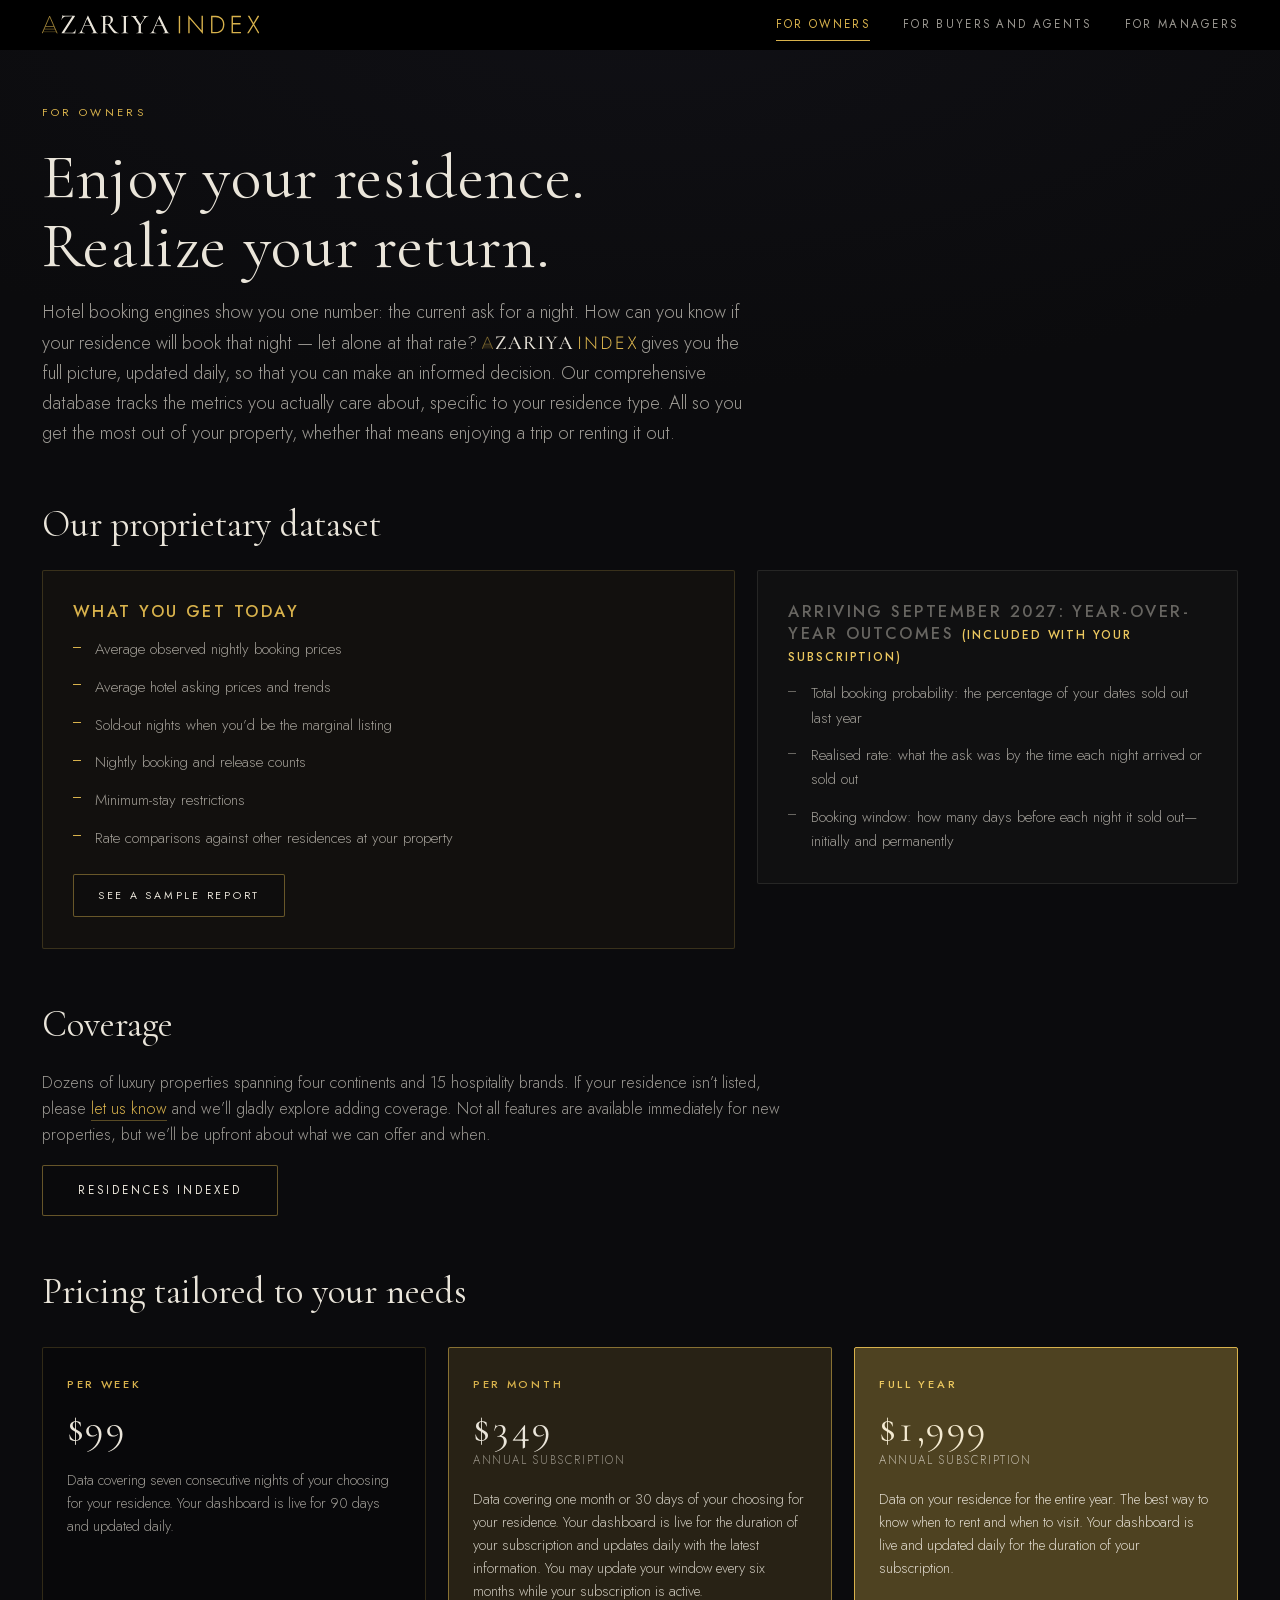
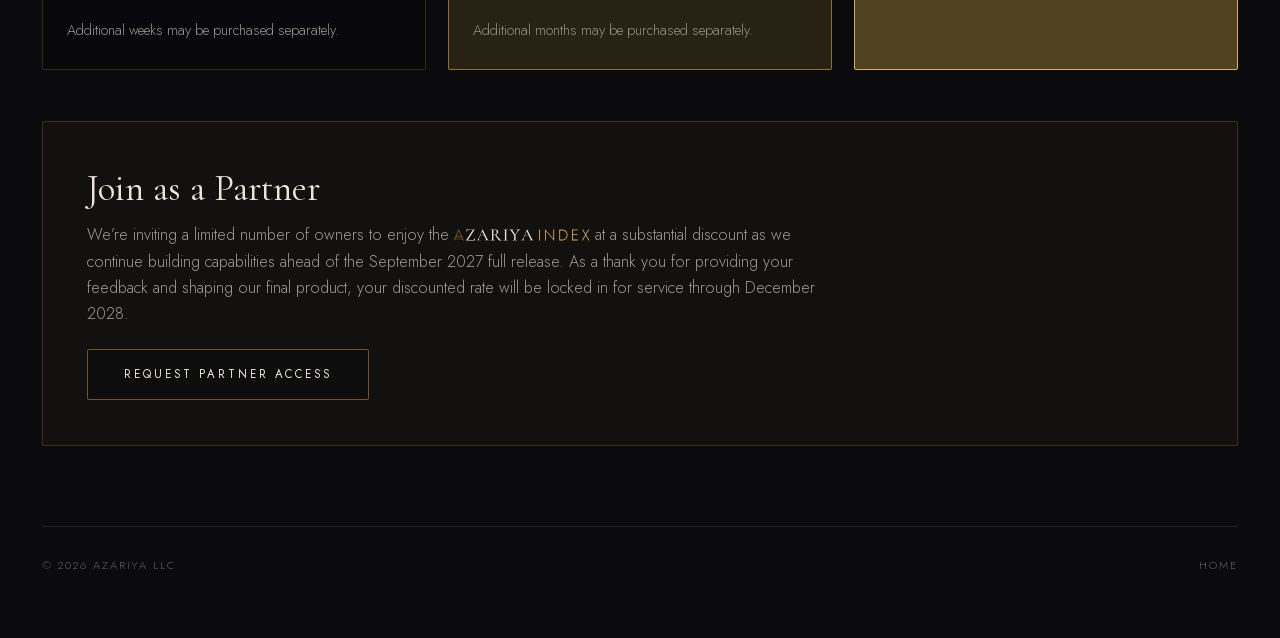
<file: owners.html>
<!DOCTYPE html>
<html lang="en">
<head>
<meta charset="UTF-8">
<meta name="viewport" content="width=device-width, initial-scale=1.0">
<title>For Owners · Azariya Index</title>
<meta name="description" content="See what every comparable unit at your property is asking, night after night.">
<meta name="robots" content="noindex">
<link rel="stylesheet" href="/assets/fonts.css?v=16">
<link rel="stylesheet" href="/assets/nav.css?v=16">
<link rel="stylesheet" href="/assets/site.css?v=16">
<link rel="icon" href="/assets/favicon.svg">
<link rel="alternate icon" href="/assets/favicon-32.png">
<link rel="apple-touch-icon" href="/assets/favicon-180.png">
</head>
<body>

  <nav class="nav">
    <a class="nav-brand" href="/" aria-label="Azariya Index"><svg xmlns="http://www.w3.org/2000/svg" viewBox="0.00 -656.33 7797.20 680.44" role="img" aria-label="Azariya Index"> <title>Azariya Index</title> <g fill="none" stroke="#d8b24c" stroke-linecap="round" stroke-linejoin="round" transform="translate(-218.596 -812.808) scale(7.69704)"><path d="M30 104 L64 26 L98 104" stroke-width="3.2"/><line x1="46" y1="74" x2="82" y2="74" stroke-width="2.6"/><line x1="41" y1="86" x2="87" y2="86" stroke-width="2.6" opacity=".75"/><line x1="36" y1="98" x2="92" y2="98" stroke-width="2.6" opacity=".5"/></g> <g transform="scale(1 -1)"> <path fill="#eae5da" transform="translate(644.280 0)" d="M57 13 438 600Q441 605 440.5 606.5Q440 608 433 608Q347 608 288.0 606.5Q229 605 191.5 599.0Q154 593 131.0 580.0Q108 567 93.5 546.0Q79 525 66 491Q65 489 59.0 490.0Q53 491 54 494L94 655Q95 657 101.0 656.0Q107 655 106 653Q103 635 114.0 630.0Q125 625 163 625Q223 625 310.0 625.0Q397 625 528 625Q533 625 535.0 620.5Q537 616 535 612L158 27Q154 22 155.0 20.5Q156 19 163 19Q241 19 302.5 19.0Q364 19 401 19Q444 19 475.0 33.0Q506 47 526.0 74.5Q546 102 553 140Q554 143 559.0 143.0Q564 143 564 140L550 8Q550 5 548.0 1.5Q546 -2 541 -2Q467 -1 384.5 -0.5Q302 0 219.5 0.0Q137 0 62 0Q58 0 56.0 4.5Q54 9 57 13Z"/> <path fill="#eae5da" transform="translate(1299.380 0)" d="M187 261 199 283H471L478 261ZM704 12Q709 12 709.0 6.0Q709 0 704 0Q675 0 644.5 2.0Q614 4 585 4Q553 4 529.5 2.0Q506 0 477 0Q473 0 473.0 6.0Q473 12 477 12Q526 12 537.0 27.5Q548 43 526 89L311 536L343 584L148 132Q122 71 145.0 41.5Q168 12 231 12Q236 12 236.0 6.0Q236 0 231 0Q201 0 176.0 2.0Q151 4 113 4Q76 4 53.5 2.0Q31 0 -1 0Q-5 0 -5.0 6.0Q-5 12 -1 12Q26 12 46.0 22.5Q66 33 84.5 61.0Q103 89 125 141L338 632Q339 635 345.0 635.5Q351 636 352 632L592 137Q616 88 633.5 60.5Q651 33 668.0 22.5Q685 12 704 12Z"/> <path fill="#eae5da" transform="translate(2062.480 0)" d="M546 0Q530 0 493.5 38.5Q457 77 406.0 148.5Q355 220 291 319L358 340Q442 219 500.5 147.0Q559 75 604.0 43.5Q649 12 690 12Q693 12 693.0 6.0Q693 0 690 0Q634 0 598.5 0.0Q563 0 546 0ZM306 628Q390 628 434.5 592.5Q479 557 479 498Q479 442 447.0 398.0Q415 354 363.5 329.0Q312 304 253 304Q241 304 228.0 304.5Q215 305 204 306V81Q204 52 209.5 37.0Q215 22 232.5 17.0Q250 12 285 12Q288 12 288.0 6.0Q288 0 285 0Q260 0 230.0 1.0Q200 2 164 2Q130 2 99.0 1.0Q68 0 43 0Q40 0 40.0 6.0Q40 12 43 12Q77 12 94.5 17.0Q112 22 118.5 37.0Q125 52 125 81V544Q125 573 119.0 587.5Q113 602 96.0 607.5Q79 613 44 613Q42 613 42.0 619.0Q42 625 44 625Q69 625 99.5 623.5Q130 622 164 622Q196 622 236.0 625.0Q276 628 306 628ZM397 466Q397 522 382.0 553.5Q367 585 339.5 598.0Q312 611 275 611Q237 611 220.5 597.5Q204 584 204 542V331Q218 330 234.5 329.0Q251 328 263 328Q337 328 367.0 362.0Q397 396 397 466Z"/> <path fill="#eae5da" transform="translate(2800.580 0)" d="M208 81Q208 52 213.5 37.0Q219 22 236.5 17.0Q254 12 289 12Q291 12 291.0 6.0Q291 0 289 0Q264 0 233.5 1.0Q203 2 167 2Q132 2 101.0 1.0Q70 0 45 0Q43 0 43.0 6.0Q43 12 45 12Q80 12 98.0 17.0Q116 22 122.0 37.0Q128 52 128 81V544Q128 573 122.0 587.5Q116 602 98.0 607.5Q80 613 45 613Q43 613 43.0 619.0Q43 625 45 625Q70 625 101.0 623.5Q132 622 167 622Q203 622 234.0 623.5Q265 625 289 625Q291 625 291.0 619.0Q291 613 289 613Q254 613 237.0 607.0Q220 601 214.0 586.0Q208 571 208 542Z"/> <path fill="#eae5da" transform="translate(3192.680 0)" d="M306 285 448 508Q478 558 470.0 585.5Q462 613 417 613Q414 613 414.0 619.0Q414 625 417 625Q446 625 471.5 623.5Q497 622 539 622Q564 622 579.5 623.5Q595 625 617 625Q619 625 619.0 619.0Q619 613 617 613Q595 613 569.0 599.5Q543 586 518.5 561.5Q494 537 473 503L325 269ZM281 272 110 528Q77 577 53.0 595.0Q29 613 1 613Q-2 613 -2.0 619.0Q-2 625 1 625Q17 625 35.0 623.5Q53 622 69 622Q97 622 124.0 622.5Q151 623 175.5 624.0Q200 625 218 625Q220 625 220.0 619.0Q220 613 218 613Q182 613 173.5 599.0Q165 585 182 561L344 318ZM269 310 349 319V81Q349 52 354.5 37.0Q360 22 377.0 17.0Q394 12 429 12Q432 12 432.0 6.0Q432 0 429 0Q405 0 374.5 1.0Q344 2 308 2Q274 2 242.5 1.0Q211 0 187 0Q184 0 184.0 6.0Q184 12 187 12Q222 12 239.5 17.0Q257 22 263.0 37.0Q269 52 269 81Z"/> <path fill="#eae5da" transform="translate(3861.780 0)" d="M187 261 199 283H471L478 261ZM704 12Q709 12 709.0 6.0Q709 0 704 0Q675 0 644.5 2.0Q614 4 585 4Q553 4 529.5 2.0Q506 0 477 0Q473 0 473.0 6.0Q473 12 477 12Q526 12 537.0 27.5Q548 43 526 89L311 536L343 584L148 132Q122 71 145.0 41.5Q168 12 231 12Q236 12 236.0 6.0Q236 0 231 0Q201 0 176.0 2.0Q151 4 113 4Q76 4 53.5 2.0Q31 0 -1 0Q-5 0 -5.0 6.0Q-5 12 -1 12Q26 12 46.0 22.5Q66 33 84.5 61.0Q103 89 125 141L338 632Q339 635 345.0 635.5Q351 636 352 632L592 137Q616 88 633.5 60.5Q651 33 668.0 22.5Q685 12 704 12Z"/> <path fill="#d8b24c" transform="translate(4824.880 0) scale(0.89286)" d="M82 700V0H137V700Z"/> <path fill="#d8b24c" transform="translate(5163.272 0) scale(0.89286)" d="M616 700V114L84 727V0H139V584L671 -27V700Z"/> <path fill="#d8b24c" transform="translate(5980.237 0) scale(0.89286)" d="M84 700V0H139V700ZM274 0Q376 0 453.5 44.0Q531 88 574.5 166.5Q618 245 618 350Q618 455 574.5 533.5Q531 612 453.5 656.0Q376 700 274 700H114V645H274Q339 645 392.5 624.0Q446 603 484.0 564.5Q522 526 542.5 471.5Q563 417 563 350Q563 283 542.5 228.5Q522 174 484.0 135.5Q446 97 392.5 76.0Q339 55 274 55H114V0Z"/> <path fill="#d8b24c" transform="translate(6714.165 0) scale(0.89286)" d="M113 0H460V52H113ZM113 648H460V700H113ZM113 358H440V410H113ZM84 700V0H139V700Z"/> <path fill="#d8b24c" transform="translate(7333.808 0) scale(0.89286)" d="M438 700 270 415 105 700H39L241 367L14 0H80L269 318L453 0H519L297 367L504 700Z"/> </g></svg></a>
    <button class="nav-toggle" type="button" aria-expanded="false"
            aria-controls="nav-links" aria-label="Menu">
      <span></span><span></span><span></span>
    </button>
    <div class="nav-links" id="nav-links">
      <a href="/owners" aria-current="page">For Owners</a>
      <a href="/buyers-agents">For Buyers and Agents</a>
      <a href="/managers">For Managers</a>
    </div>
  </nav>

  <main>
    <div class="wrap">
      <span class="eyebrow">For owners</span>
      <h1>Enjoy your residence.<br>Realize your return.</h1>
      <p class="lede">Hotel booking engines show you one number: the current ask for a night.
         How can you know if your residence will book that night &mdash; let alone at that rate?
         <svg class="lockup-inline" style="height:.74em;width:auto;vertical-align:-.02em;display:inline-block" xmlns="http://www.w3.org/2000/svg" viewBox="0.00 -656.33 7797.20 680.44" role="img" aria-label="Azariya Index"> <title>Azariya Index</title> <g fill="none" stroke="#d8b24c" stroke-linecap="round" stroke-linejoin="round" transform="translate(-218.596 -812.808) scale(7.69704)"><path d="M30 104 L64 26 L98 104" stroke-width="3.2"/><line x1="46" y1="74" x2="82" y2="74" stroke-width="2.6"/><line x1="41" y1="86" x2="87" y2="86" stroke-width="2.6" opacity=".75"/><line x1="36" y1="98" x2="92" y2="98" stroke-width="2.6" opacity=".5"/></g> <g transform="scale(1 -1)"> <path fill="#eae5da" transform="translate(644.280 0)" d="M57 13 438 600Q441 605 440.5 606.5Q440 608 433 608Q347 608 288.0 606.5Q229 605 191.5 599.0Q154 593 131.0 580.0Q108 567 93.5 546.0Q79 525 66 491Q65 489 59.0 490.0Q53 491 54 494L94 655Q95 657 101.0 656.0Q107 655 106 653Q103 635 114.0 630.0Q125 625 163 625Q223 625 310.0 625.0Q397 625 528 625Q533 625 535.0 620.5Q537 616 535 612L158 27Q154 22 155.0 20.5Q156 19 163 19Q241 19 302.5 19.0Q364 19 401 19Q444 19 475.0 33.0Q506 47 526.0 74.5Q546 102 553 140Q554 143 559.0 143.0Q564 143 564 140L550 8Q550 5 548.0 1.5Q546 -2 541 -2Q467 -1 384.5 -0.5Q302 0 219.5 0.0Q137 0 62 0Q58 0 56.0 4.5Q54 9 57 13Z"/> <path fill="#eae5da" transform="translate(1299.380 0)" d="M187 261 199 283H471L478 261ZM704 12Q709 12 709.0 6.0Q709 0 704 0Q675 0 644.5 2.0Q614 4 585 4Q553 4 529.5 2.0Q506 0 477 0Q473 0 473.0 6.0Q473 12 477 12Q526 12 537.0 27.5Q548 43 526 89L311 536L343 584L148 132Q122 71 145.0 41.5Q168 12 231 12Q236 12 236.0 6.0Q236 0 231 0Q201 0 176.0 2.0Q151 4 113 4Q76 4 53.5 2.0Q31 0 -1 0Q-5 0 -5.0 6.0Q-5 12 -1 12Q26 12 46.0 22.5Q66 33 84.5 61.0Q103 89 125 141L338 632Q339 635 345.0 635.5Q351 636 352 632L592 137Q616 88 633.5 60.5Q651 33 668.0 22.5Q685 12 704 12Z"/> <path fill="#eae5da" transform="translate(2062.480 0)" d="M546 0Q530 0 493.5 38.5Q457 77 406.0 148.5Q355 220 291 319L358 340Q442 219 500.5 147.0Q559 75 604.0 43.5Q649 12 690 12Q693 12 693.0 6.0Q693 0 690 0Q634 0 598.5 0.0Q563 0 546 0ZM306 628Q390 628 434.5 592.5Q479 557 479 498Q479 442 447.0 398.0Q415 354 363.5 329.0Q312 304 253 304Q241 304 228.0 304.5Q215 305 204 306V81Q204 52 209.5 37.0Q215 22 232.5 17.0Q250 12 285 12Q288 12 288.0 6.0Q288 0 285 0Q260 0 230.0 1.0Q200 2 164 2Q130 2 99.0 1.0Q68 0 43 0Q40 0 40.0 6.0Q40 12 43 12Q77 12 94.5 17.0Q112 22 118.5 37.0Q125 52 125 81V544Q125 573 119.0 587.5Q113 602 96.0 607.5Q79 613 44 613Q42 613 42.0 619.0Q42 625 44 625Q69 625 99.5 623.5Q130 622 164 622Q196 622 236.0 625.0Q276 628 306 628ZM397 466Q397 522 382.0 553.5Q367 585 339.5 598.0Q312 611 275 611Q237 611 220.5 597.5Q204 584 204 542V331Q218 330 234.5 329.0Q251 328 263 328Q337 328 367.0 362.0Q397 396 397 466Z"/> <path fill="#eae5da" transform="translate(2800.580 0)" d="M208 81Q208 52 213.5 37.0Q219 22 236.5 17.0Q254 12 289 12Q291 12 291.0 6.0Q291 0 289 0Q264 0 233.5 1.0Q203 2 167 2Q132 2 101.0 1.0Q70 0 45 0Q43 0 43.0 6.0Q43 12 45 12Q80 12 98.0 17.0Q116 22 122.0 37.0Q128 52 128 81V544Q128 573 122.0 587.5Q116 602 98.0 607.5Q80 613 45 613Q43 613 43.0 619.0Q43 625 45 625Q70 625 101.0 623.5Q132 622 167 622Q203 622 234.0 623.5Q265 625 289 625Q291 625 291.0 619.0Q291 613 289 613Q254 613 237.0 607.0Q220 601 214.0 586.0Q208 571 208 542Z"/> <path fill="#eae5da" transform="translate(3192.680 0)" d="M306 285 448 508Q478 558 470.0 585.5Q462 613 417 613Q414 613 414.0 619.0Q414 625 417 625Q446 625 471.5 623.5Q497 622 539 622Q564 622 579.5 623.5Q595 625 617 625Q619 625 619.0 619.0Q619 613 617 613Q595 613 569.0 599.5Q543 586 518.5 561.5Q494 537 473 503L325 269ZM281 272 110 528Q77 577 53.0 595.0Q29 613 1 613Q-2 613 -2.0 619.0Q-2 625 1 625Q17 625 35.0 623.5Q53 622 69 622Q97 622 124.0 622.5Q151 623 175.5 624.0Q200 625 218 625Q220 625 220.0 619.0Q220 613 218 613Q182 613 173.5 599.0Q165 585 182 561L344 318ZM269 310 349 319V81Q349 52 354.5 37.0Q360 22 377.0 17.0Q394 12 429 12Q432 12 432.0 6.0Q432 0 429 0Q405 0 374.5 1.0Q344 2 308 2Q274 2 242.5 1.0Q211 0 187 0Q184 0 184.0 6.0Q184 12 187 12Q222 12 239.5 17.0Q257 22 263.0 37.0Q269 52 269 81Z"/> <path fill="#eae5da" transform="translate(3861.780 0)" d="M187 261 199 283H471L478 261ZM704 12Q709 12 709.0 6.0Q709 0 704 0Q675 0 644.5 2.0Q614 4 585 4Q553 4 529.5 2.0Q506 0 477 0Q473 0 473.0 6.0Q473 12 477 12Q526 12 537.0 27.5Q548 43 526 89L311 536L343 584L148 132Q122 71 145.0 41.5Q168 12 231 12Q236 12 236.0 6.0Q236 0 231 0Q201 0 176.0 2.0Q151 4 113 4Q76 4 53.5 2.0Q31 0 -1 0Q-5 0 -5.0 6.0Q-5 12 -1 12Q26 12 46.0 22.5Q66 33 84.5 61.0Q103 89 125 141L338 632Q339 635 345.0 635.5Q351 636 352 632L592 137Q616 88 633.5 60.5Q651 33 668.0 22.5Q685 12 704 12Z"/> <path fill="#d8b24c" transform="translate(4824.880 0) scale(0.89286)" d="M82 700V0H137V700Z"/> <path fill="#d8b24c" transform="translate(5163.272 0) scale(0.89286)" d="M616 700V114L84 727V0H139V584L671 -27V700Z"/> <path fill="#d8b24c" transform="translate(5980.237 0) scale(0.89286)" d="M84 700V0H139V700ZM274 0Q376 0 453.5 44.0Q531 88 574.5 166.5Q618 245 618 350Q618 455 574.5 533.5Q531 612 453.5 656.0Q376 700 274 700H114V645H274Q339 645 392.5 624.0Q446 603 484.0 564.5Q522 526 542.5 471.5Q563 417 563 350Q563 283 542.5 228.5Q522 174 484.0 135.5Q446 97 392.5 76.0Q339 55 274 55H114V0Z"/> <path fill="#d8b24c" transform="translate(6714.165 0) scale(0.89286)" d="M113 0H460V52H113ZM113 648H460V700H113ZM113 358H440V410H113ZM84 700V0H139V700Z"/> <path fill="#d8b24c" transform="translate(7333.808 0) scale(0.89286)" d="M438 700 270 415 105 700H39L241 367L14 0H80L269 318L453 0H519L297 367L504 700Z"/> </g></svg> gives you the full picture, updated daily, so that you can make an
         informed decision. Our comprehensive database tracks the metrics you actually care
         about, specific to your residence type. All so you get the most out of your property,
         whether that means enjoying a trip or renting it out.</p>


      <section>
        <h2>Our proprietary dataset</h2>
        <div class="split">
      <div class="card">
        <h3>What you get today</h3>
        <ul>
        <li>Average observed nightly booking prices</li>
        <li>Average hotel asking prices and trends</li>
        <li>Sold-out nights when you&rsquo;d be the marginal listing</li>
        <li>Nightly booking and release counts</li>
        <li>Minimum-stay restrictions</li>
        <li>Rate comparisons against other residences at your property</li>
        </ul>
        <p class="seelink"><a class="btn" href="/sample-report">See a sample report</a></p>
      </div>
      <div class="card later">
          <h3>Arriving September 2027: Year-over-Year Outcomes <span class="included">(included with your subscription)</span></h3>
          <ul>
          <li>Total booking probability: the percentage of your dates sold out last year</li>
          <li>Realised rate: what the ask was by the time each night arrived or sold out</li>
          <li>Booking window: how many days before each night it sold out—initially and permanently</li>
          </ul>
      </div>
    </div>
      </section>



      <section>
        <h2>Coverage</h2>
        <p class="dim">Dozens of luxury properties spanning four continents and 15 hospitality
           brands. If your residence isn&rsquo;t listed, please <a class="ilink" href="/request-coverage">let us know</a> and we&rsquo;ll gladly
           explore adding coverage. Not all features are available immediately for new
           properties, but we&rsquo;ll be upfront about what we can offer and when.</p>
        <p class="btnrow">
          <a class="btn" href="/where-we-operate">Residences Indexed</a>
        </p>
      </section>

      <section>
        <h2>Pricing tailored to your needs</h2>
        <div class="tiers">
          <a class="tier" href="/register?plan=w">
            <span class="name">Per Week</span>
            <span class="price">$99</span>
            <p class="desc">Data covering seven consecutive nights of your choosing for your residence. Your dashboard is live for 90 days and updated daily.</p>
            <p class="desc extra">Additional weeks may be purchased separately.</p>
          </a>
          <a class="tier t2" href="/register?plan=m">
            <span class="name">Per Month</span>
            <span class="price">$349</span>
            <span class="per">Annual subscription</span>
            <p class="desc">Data covering one month or 30 days of your choosing for your residence. Your dashboard is live for the duration of your subscription and updates daily with the latest information. You may update your window every six months while your subscription is active.</p>
            <p class="desc extra">Additional months may be purchased separately.</p>
          </a>
          <a class="tier t3" href="/register?plan=y">
            <span class="name">Full Year</span>
            <span class="price">$1,999</span>
            <span class="per">Annual subscription</span>
            <p class="desc">Data on your residence for the entire year. The best way to know when to rent and when to visit. Your dashboard is live and updated daily for the duration of your subscription.</p>
          </a>
        </div>
      </section>

      <div class="cta">
        <h2>Join as a Partner</h2>
        <p>We&rsquo;re inviting a limited number of owners to enjoy the <svg class="lockup-inline" style="height:.74em;width:auto;vertical-align:-.02em;display:inline-block" xmlns="http://www.w3.org/2000/svg" viewBox="0.00 -656.33 7797.20 680.44" role="img" aria-label="Azariya Index"> <title>Azariya Index</title> <g fill="none" stroke="#d8b24c" stroke-linecap="round" stroke-linejoin="round" transform="translate(-218.596 -812.808) scale(7.69704)"><path d="M30 104 L64 26 L98 104" stroke-width="3.2"/><line x1="46" y1="74" x2="82" y2="74" stroke-width="2.6"/><line x1="41" y1="86" x2="87" y2="86" stroke-width="2.6" opacity=".75"/><line x1="36" y1="98" x2="92" y2="98" stroke-width="2.6" opacity=".5"/></g> <g transform="scale(1 -1)"> <path fill="#eae5da" transform="translate(644.280 0)" d="M57 13 438 600Q441 605 440.5 606.5Q440 608 433 608Q347 608 288.0 606.5Q229 605 191.5 599.0Q154 593 131.0 580.0Q108 567 93.5 546.0Q79 525 66 491Q65 489 59.0 490.0Q53 491 54 494L94 655Q95 657 101.0 656.0Q107 655 106 653Q103 635 114.0 630.0Q125 625 163 625Q223 625 310.0 625.0Q397 625 528 625Q533 625 535.0 620.5Q537 616 535 612L158 27Q154 22 155.0 20.5Q156 19 163 19Q241 19 302.5 19.0Q364 19 401 19Q444 19 475.0 33.0Q506 47 526.0 74.5Q546 102 553 140Q554 143 559.0 143.0Q564 143 564 140L550 8Q550 5 548.0 1.5Q546 -2 541 -2Q467 -1 384.5 -0.5Q302 0 219.5 0.0Q137 0 62 0Q58 0 56.0 4.5Q54 9 57 13Z"/> <path fill="#eae5da" transform="translate(1299.380 0)" d="M187 261 199 283H471L478 261ZM704 12Q709 12 709.0 6.0Q709 0 704 0Q675 0 644.5 2.0Q614 4 585 4Q553 4 529.5 2.0Q506 0 477 0Q473 0 473.0 6.0Q473 12 477 12Q526 12 537.0 27.5Q548 43 526 89L311 536L343 584L148 132Q122 71 145.0 41.5Q168 12 231 12Q236 12 236.0 6.0Q236 0 231 0Q201 0 176.0 2.0Q151 4 113 4Q76 4 53.5 2.0Q31 0 -1 0Q-5 0 -5.0 6.0Q-5 12 -1 12Q26 12 46.0 22.5Q66 33 84.5 61.0Q103 89 125 141L338 632Q339 635 345.0 635.5Q351 636 352 632L592 137Q616 88 633.5 60.5Q651 33 668.0 22.5Q685 12 704 12Z"/> <path fill="#eae5da" transform="translate(2062.480 0)" d="M546 0Q530 0 493.5 38.5Q457 77 406.0 148.5Q355 220 291 319L358 340Q442 219 500.5 147.0Q559 75 604.0 43.5Q649 12 690 12Q693 12 693.0 6.0Q693 0 690 0Q634 0 598.5 0.0Q563 0 546 0ZM306 628Q390 628 434.5 592.5Q479 557 479 498Q479 442 447.0 398.0Q415 354 363.5 329.0Q312 304 253 304Q241 304 228.0 304.5Q215 305 204 306V81Q204 52 209.5 37.0Q215 22 232.5 17.0Q250 12 285 12Q288 12 288.0 6.0Q288 0 285 0Q260 0 230.0 1.0Q200 2 164 2Q130 2 99.0 1.0Q68 0 43 0Q40 0 40.0 6.0Q40 12 43 12Q77 12 94.5 17.0Q112 22 118.5 37.0Q125 52 125 81V544Q125 573 119.0 587.5Q113 602 96.0 607.5Q79 613 44 613Q42 613 42.0 619.0Q42 625 44 625Q69 625 99.5 623.5Q130 622 164 622Q196 622 236.0 625.0Q276 628 306 628ZM397 466Q397 522 382.0 553.5Q367 585 339.5 598.0Q312 611 275 611Q237 611 220.5 597.5Q204 584 204 542V331Q218 330 234.5 329.0Q251 328 263 328Q337 328 367.0 362.0Q397 396 397 466Z"/> <path fill="#eae5da" transform="translate(2800.580 0)" d="M208 81Q208 52 213.5 37.0Q219 22 236.5 17.0Q254 12 289 12Q291 12 291.0 6.0Q291 0 289 0Q264 0 233.5 1.0Q203 2 167 2Q132 2 101.0 1.0Q70 0 45 0Q43 0 43.0 6.0Q43 12 45 12Q80 12 98.0 17.0Q116 22 122.0 37.0Q128 52 128 81V544Q128 573 122.0 587.5Q116 602 98.0 607.5Q80 613 45 613Q43 613 43.0 619.0Q43 625 45 625Q70 625 101.0 623.5Q132 622 167 622Q203 622 234.0 623.5Q265 625 289 625Q291 625 291.0 619.0Q291 613 289 613Q254 613 237.0 607.0Q220 601 214.0 586.0Q208 571 208 542Z"/> <path fill="#eae5da" transform="translate(3192.680 0)" d="M306 285 448 508Q478 558 470.0 585.5Q462 613 417 613Q414 613 414.0 619.0Q414 625 417 625Q446 625 471.5 623.5Q497 622 539 622Q564 622 579.5 623.5Q595 625 617 625Q619 625 619.0 619.0Q619 613 617 613Q595 613 569.0 599.5Q543 586 518.5 561.5Q494 537 473 503L325 269ZM281 272 110 528Q77 577 53.0 595.0Q29 613 1 613Q-2 613 -2.0 619.0Q-2 625 1 625Q17 625 35.0 623.5Q53 622 69 622Q97 622 124.0 622.5Q151 623 175.5 624.0Q200 625 218 625Q220 625 220.0 619.0Q220 613 218 613Q182 613 173.5 599.0Q165 585 182 561L344 318ZM269 310 349 319V81Q349 52 354.5 37.0Q360 22 377.0 17.0Q394 12 429 12Q432 12 432.0 6.0Q432 0 429 0Q405 0 374.5 1.0Q344 2 308 2Q274 2 242.5 1.0Q211 0 187 0Q184 0 184.0 6.0Q184 12 187 12Q222 12 239.5 17.0Q257 22 263.0 37.0Q269 52 269 81Z"/> <path fill="#eae5da" transform="translate(3861.780 0)" d="M187 261 199 283H471L478 261ZM704 12Q709 12 709.0 6.0Q709 0 704 0Q675 0 644.5 2.0Q614 4 585 4Q553 4 529.5 2.0Q506 0 477 0Q473 0 473.0 6.0Q473 12 477 12Q526 12 537.0 27.5Q548 43 526 89L311 536L343 584L148 132Q122 71 145.0 41.5Q168 12 231 12Q236 12 236.0 6.0Q236 0 231 0Q201 0 176.0 2.0Q151 4 113 4Q76 4 53.5 2.0Q31 0 -1 0Q-5 0 -5.0 6.0Q-5 12 -1 12Q26 12 46.0 22.5Q66 33 84.5 61.0Q103 89 125 141L338 632Q339 635 345.0 635.5Q351 636 352 632L592 137Q616 88 633.5 60.5Q651 33 668.0 22.5Q685 12 704 12Z"/> <path fill="#d8b24c" transform="translate(4824.880 0) scale(0.89286)" d="M82 700V0H137V700Z"/> <path fill="#d8b24c" transform="translate(5163.272 0) scale(0.89286)" d="M616 700V114L84 727V0H139V584L671 -27V700Z"/> <path fill="#d8b24c" transform="translate(5980.237 0) scale(0.89286)" d="M84 700V0H139V700ZM274 0Q376 0 453.5 44.0Q531 88 574.5 166.5Q618 245 618 350Q618 455 574.5 533.5Q531 612 453.5 656.0Q376 700 274 700H114V645H274Q339 645 392.5 624.0Q446 603 484.0 564.5Q522 526 542.5 471.5Q563 417 563 350Q563 283 542.5 228.5Q522 174 484.0 135.5Q446 97 392.5 76.0Q339 55 274 55H114V0Z"/> <path fill="#d8b24c" transform="translate(6714.165 0) scale(0.89286)" d="M113 0H460V52H113ZM113 648H460V700H113ZM113 358H440V410H113ZM84 700V0H139V700Z"/> <path fill="#d8b24c" transform="translate(7333.808 0) scale(0.89286)" d="M438 700 270 415 105 700H39L241 367L14 0H80L269 318L453 0H519L297 367L504 700Z"/> </g></svg> at a substantial
           discount as we continue building capabilities ahead of the September 2027 full release.
           As a thank you for providing your feedback and shaping our final product, your
           discounted rate will be locked in for service through December 2028.</p>
        <a class="btn" href="/register?partner=1">Request Partner Access</a>
      </div>

      <div class="foot">
        <span>&copy; 2026 Azariya LLC</span>
        <span><a href="/">Home</a></span>
      </div>
    </div>
  </main>

  <script src="/assets/site.js"></script>
</body>
</html>
</file>
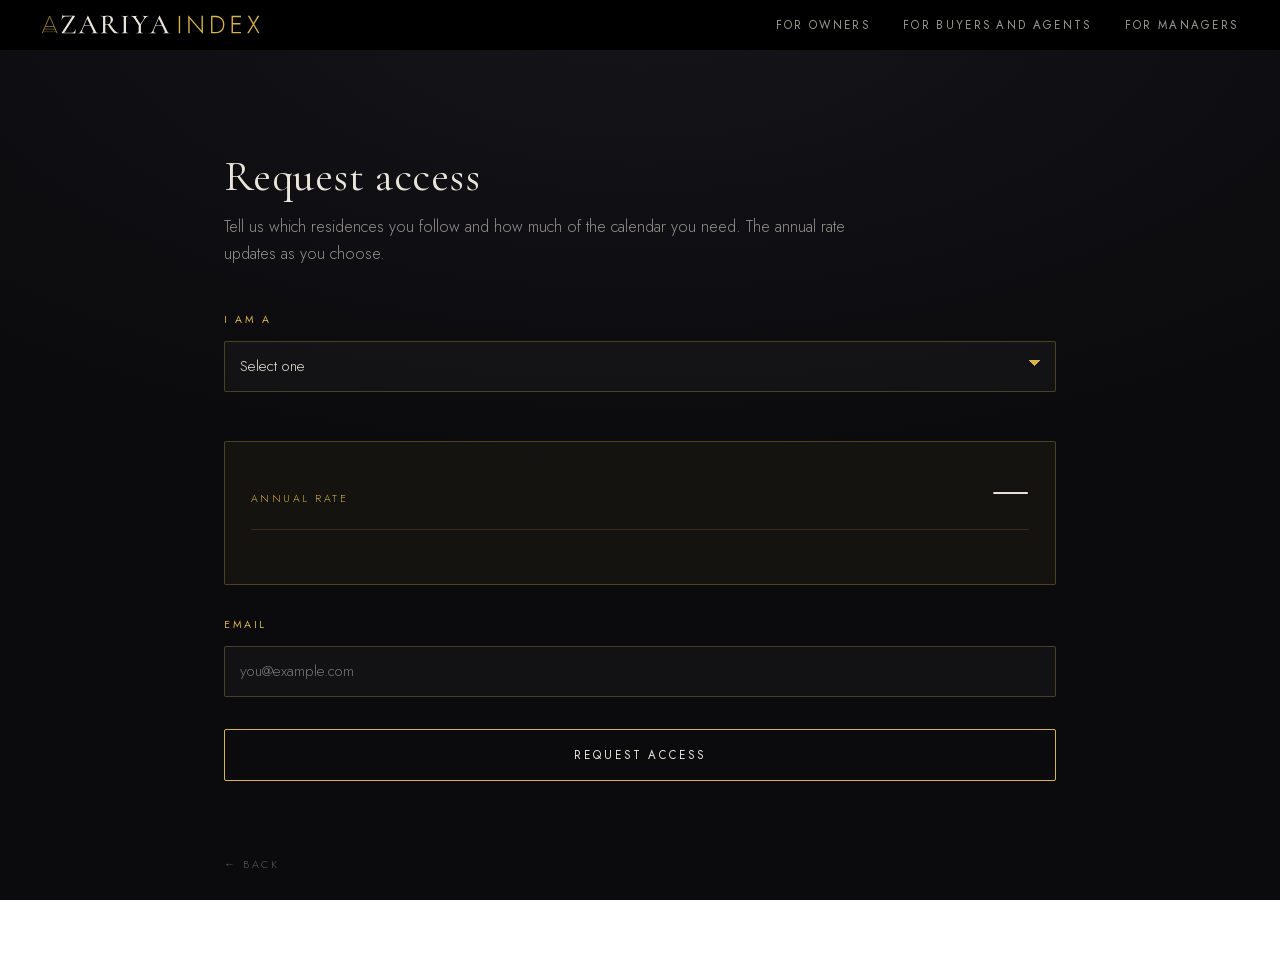
<file: register.html>
<!DOCTYPE html>
<html lang="en">
<head>
<meta charset="UTF-8">
<meta name="viewport" content="width=device-width, initial-scale=1.0">
<title>Register — Azariya Index</title>
<meta name="description" content="Request access to nightly rental performance for branded residences around the world.">
<meta name="robots" content="noindex">
<link rel="stylesheet" href="/assets/fonts.css?v=16">
<link rel="stylesheet" href="/assets/nav.css?v=16">
<link rel="icon" href="assets/favicon.svg">
<link rel="alternate icon" href="assets/favicon-32.png">
<style>
  :root{
    --ink:#0b0b0d; --ivory:#eae5da; --ivory-dim:rgba(234,229,218,.62);
    --ivory-faint:rgba(234,229,218,.38); --gold:#d8b24c; --gold-bright:#ecc85f;
    --line:rgba(216,178,76,.28);
  }
  *{margin:0;padding:0;box-sizing:border-box}
  body{
    min-height:100%;
    background:radial-gradient(120% 80% at 50% 0%, #14141a 0%, var(--ink) 65%) fixed;
    color:var(--ivory);font-family:"Jost",sans-serif;font-weight:300;
    -webkit-font-smoothing:antialiased;
    /* 3.1rem clears the fixed nav; the clamp is the breathing room below it */
    padding:calc(3.1rem + clamp(2rem,5vw,4rem)) clamp(1.1rem,4vw,2rem) 5rem;
  }
  .wrap{max-width:52rem;margin:0 auto}

  /* ---- masthead: the lockup, quieter than the home page ---- */
  .brand{
    display:inline-flex;align-items:baseline;white-space:nowrap;
    font-family:"Cormorant Garamond",serif;font-weight:500;
    font-size:clamp(1.5rem,4vw,2rem);line-height:1;color:var(--ivory);
    text-decoration:none;
  }
  .brand svg{height:.66em;width:auto;margin-right:.055em;color:var(--gold)}
  .brand .wm{letter-spacing:.0571em}
  .brand .idx{
    font-family:"Jost",sans-serif;font-weight:300;font-size:.8929em;
    letter-spacing:.16em;text-transform:uppercase;
    margin-left:.20em;margin-right:-.16em;color:var(--gold);
  }
  h1{
    font-family:"Cormorant Garamond",serif;font-weight:400;
    font-size:clamp(1.9rem,5vw,2.7rem);line-height:1.15;margin:2.4rem 0 .7rem;
    letter-spacing:.01em;
  }
  .sub{color:var(--ivory-dim);font-size:1rem;line-height:1.7;max-width:40rem}

  /* ---- form ---- */
  form{margin-top:2.8rem;display:flex;flex-direction:column;gap:2rem}
  fieldset{border:none}
  legend,.lbl{
    display:block;font-size:.66rem;letter-spacing:.24em;text-transform:uppercase;
    color:var(--gold);font-weight:400;margin-bottom:.85rem;
  }
  .hint{font-size:.82rem;color:var(--ivory-faint);line-height:1.6;margin-top:.6rem}

  select,input[type=email],input[type=text]{
    width:100%;background:rgba(255,255,255,.03);color:var(--ivory);
    border:1px solid var(--line);border-radius:2px;
    font-family:"Jost",sans-serif;font-weight:300;font-size:.95rem;
    padding:.85rem .95rem;outline:none;
    transition:border-color .3s ease,background .3s ease;
    appearance:none;-webkit-appearance:none;
  }
  select{
    background-image:linear-gradient(45deg,transparent 50%,var(--gold) 50%),linear-gradient(135deg,var(--gold) 50%,transparent 50%);
    background-position:calc(100% - 20px) calc(1.15rem),calc(100% - 14px) calc(1.15rem);
    background-size:6px 6px,6px 6px;background-repeat:no-repeat;
    padding-right:2.6rem;
  }
  select:focus,input:focus{border-color:rgba(216,178,76,.75);background:rgba(255,255,255,.055)}
  select option{background:#14141a;color:var(--ivory)}
  select[multiple]{padding:.5rem;min-height:12rem;background-image:none}
  select[multiple] option{padding:.5rem .6rem;border-radius:2px}
  select[multiple] option:checked{background:rgba(216,178,76,.22);color:var(--gold-bright)}

  .row{display:grid;grid-template-columns:1fr 1fr;gap:1.4rem}
  @media (max-width:640px){ .row{grid-template-columns:1fr} }
  .hidden{display:none}

  /* ---- live total ---- */
  .total{
    margin-top:.5rem;border:1px solid var(--line);border-radius:2px;
    background:rgba(216,178,76,.05);padding:1.5rem 1.6rem;
  }
  .total-head{display:flex;justify-content:space-between;align-items:baseline;gap:1rem;flex-wrap:wrap}
  .total-lbl{font-size:.66rem;letter-spacing:.24em;text-transform:uppercase;color:var(--gold)}
  .total-fig{
    font-family:"Cormorant Garamond",serif;font-weight:500;
    font-size:clamp(2rem,6vw,2.8rem);line-height:1;color:var(--ivory);
    font-variant-numeric:tabular-nums;
  }
  .total-fig .per{font-family:"Jost",sans-serif;font-size:.8rem;font-weight:300;
    letter-spacing:.18em;text-transform:uppercase;color:var(--ivory-faint);margin-left:.5rem}
  .breakdown{margin-top:1.1rem;border-top:1px solid rgba(216,178,76,.16);padding-top:1rem;
    font-size:.85rem;color:var(--ivory-dim);line-height:1.9}
  .breakdown div{display:flex;justify-content:space-between;gap:1rem}
  .breakdown .k{color:var(--ivory-faint)}
  .breakdown .v{font-variant-numeric:tabular-nums;white-space:nowrap}
  .note{margin-top:.9rem;font-size:.8rem;color:var(--gold);line-height:1.6}

  /* ---- buttons ---- */
  .btn{
    display:inline-block;width:100%;text-align:center;cursor:pointer;
    background:transparent;color:var(--ivory);
    border:1px solid var(--gold);border-radius:2px;
    font-family:"Jost",sans-serif;font-weight:400;font-size:.72rem;
    letter-spacing:.26em;text-transform:uppercase;padding:1.05rem 1rem;
    transition:background .35s ease,color .35s ease;
  }
  .btn:hover,.btn:focus-visible{background:var(--gold);color:var(--ink);outline:none}
  .back{
    display:inline-block;margin-top:2.6rem;font-size:.68rem;letter-spacing:.24em;
    text-transform:uppercase;color:var(--ivory-faint);text-decoration:none;
  }
  .back:hover{color:var(--gold)}
  .status{margin-top:1.1rem;font-size:.86rem;line-height:1.6;color:var(--gold-bright);min-height:1.2em}

  /* ---- numeric dial ---- */
  .dial{display:inline-flex;align-items:stretch;border:1px solid var(--line);border-radius:2px;
    background:rgba(255,255,255,.03);overflow:hidden}
  .dial button{
    width:3rem;background:transparent;border:0;color:var(--gold);cursor:pointer;
    font-family:"Jost",sans-serif;font-size:1.15rem;line-height:1;
    transition:background .25s ease,color .25s ease;
  }
  .dial button:hover:not(:disabled),.dial button:focus-visible{background:rgba(216,178,76,.16);outline:none}
  .dial button:disabled{color:var(--ivory-faint);cursor:not-allowed}
  .dial input{
    width:4.4rem;border:0;border-left:1px solid var(--line);border-right:1px solid var(--line);
    background:transparent;color:var(--ivory);text-align:center;
    font-family:"Cormorant Garamond",serif;font-size:1.5rem;padding:.5rem 0;
    font-variant-numeric:tabular-nums;-moz-appearance:textfield;
  }
  .dial input::-webkit-outer-spin-button,.dial input::-webkit-inner-spin-button{
    -webkit-appearance:none;margin:0}
  .dial input:focus{outline:none;background:rgba(216,178,76,.08)}

  /* ---- calendar ---- */
  .cal{border:1px solid var(--line);border-radius:2px;background:rgba(11,11,13,.4);
    padding:1rem;max-width:26rem}
  .cal-head{display:flex;align-items:center;justify-content:space-between;gap:.6rem;
    margin-bottom:.9rem}
  .cal-head button{
    width:2.2rem;height:2.2rem;background:transparent;border:1px solid var(--line);
    border-radius:2px;color:var(--gold);cursor:pointer;font-size:1rem;line-height:1;
    transition:background .25s ease}
  .cal-head button:hover:not(:disabled),.cal-head button:focus-visible{
    background:rgba(216,178,76,.16);outline:none}
  .cal-head button:disabled{color:var(--ivory-faint);border-color:var(--line-soft);cursor:not-allowed}
  .cal-title{font-family:"Cormorant Garamond",serif;font-size:1.15rem;letter-spacing:.02em}
  .cal-dow,.cal-grid{display:grid;grid-template-columns:repeat(7,1fr);gap:2px}
  .cal-dow span{text-align:center;font-size:.6rem;letter-spacing:.12em;text-transform:uppercase;
    color:var(--ivory-faint);padding-bottom:.4rem}
  .cal-grid button{
    aspect-ratio:1;background:transparent;border:0;border-radius:2px;
    color:var(--ivory-dim);font-family:"Jost",sans-serif;font-weight:300;font-size:.82rem;
    cursor:pointer;font-variant-numeric:tabular-nums;
    transition:background .2s ease,color .2s ease;
  }
  /* :not(.in) matters — ":hover:not(:disabled)" outranks ".start" on specificity,
     so without it a just-clicked start cell keeps the hover tint instead of going gold */
  .cal-grid button:hover:not(:disabled):not(.in){background:rgba(216,178,76,.14);color:var(--ivory)}
  .cal-grid button.in:hover{filter:brightness(1.3)}
  .cal-grid button:focus-visible{outline:1px solid var(--gold);outline-offset:-1px}
  .cal-grid button:disabled{color:rgba(234,229,218,.16);cursor:not-allowed}
  .cal-grid .pad{visibility:hidden}
  /* a chosen period: ends rounded, middle square, so a run reads as one block */
  .cal-grid button.in{background:rgba(216,178,76,.20);color:var(--ivory);border-radius:0}
  .cal-grid button.start{background:var(--gold);color:var(--ink);font-weight:500;
    border-radius:2px 0 0 2px}
  .cal-grid button.end{border-radius:0 2px 2px 0}
  .cal-grid button.start.end{border-radius:2px}

  .chosen{margin-top:1rem;display:flex;flex-direction:column;gap:.5rem}
  .chosen .row{display:flex;align-items:center;justify-content:space-between;gap:1rem;
    border:1px solid var(--line-soft);border-radius:2px;padding:.6rem .8rem;font-size:.86rem;
    color:var(--ivory-dim)}
  .chosen .row button{background:transparent;border:0;color:var(--ivory-faint);cursor:pointer;
    font-size:1rem;line-height:1;padding:0 .2rem;transition:color .25s ease}
  .chosen .row button:hover,.chosen .row button:focus-visible{color:var(--gold);outline:none}
  .cal-count{font-size:.7rem;letter-spacing:.16em;text-transform:uppercase;color:var(--gold);
    display:block;margin-bottom:.7rem}
</style>
</head>
<body>
<div class="wrap">

  <nav class="nav">
    <a class="nav-brand" href="/" aria-label="Azariya Index"><svg xmlns="http://www.w3.org/2000/svg" viewBox="0.00 -656.33 7797.20 680.44" role="img" aria-label="Azariya Index"> <title>Azariya Index</title> <g fill="none" stroke="#d8b24c" stroke-linecap="round" stroke-linejoin="round" transform="translate(-218.596 -812.808) scale(7.69704)"><path d="M30 104 L64 26 L98 104" stroke-width="3.2"/><line x1="46" y1="74" x2="82" y2="74" stroke-width="2.6"/><line x1="41" y1="86" x2="87" y2="86" stroke-width="2.6" opacity=".75"/><line x1="36" y1="98" x2="92" y2="98" stroke-width="2.6" opacity=".5"/></g> <g transform="scale(1 -1)"> <path fill="#eae5da" transform="translate(644.280 0)" d="M57 13 438 600Q441 605 440.5 606.5Q440 608 433 608Q347 608 288.0 606.5Q229 605 191.5 599.0Q154 593 131.0 580.0Q108 567 93.5 546.0Q79 525 66 491Q65 489 59.0 490.0Q53 491 54 494L94 655Q95 657 101.0 656.0Q107 655 106 653Q103 635 114.0 630.0Q125 625 163 625Q223 625 310.0 625.0Q397 625 528 625Q533 625 535.0 620.5Q537 616 535 612L158 27Q154 22 155.0 20.5Q156 19 163 19Q241 19 302.5 19.0Q364 19 401 19Q444 19 475.0 33.0Q506 47 526.0 74.5Q546 102 553 140Q554 143 559.0 143.0Q564 143 564 140L550 8Q550 5 548.0 1.5Q546 -2 541 -2Q467 -1 384.5 -0.5Q302 0 219.5 0.0Q137 0 62 0Q58 0 56.0 4.5Q54 9 57 13Z"/> <path fill="#eae5da" transform="translate(1299.380 0)" d="M187 261 199 283H471L478 261ZM704 12Q709 12 709.0 6.0Q709 0 704 0Q675 0 644.5 2.0Q614 4 585 4Q553 4 529.5 2.0Q506 0 477 0Q473 0 473.0 6.0Q473 12 477 12Q526 12 537.0 27.5Q548 43 526 89L311 536L343 584L148 132Q122 71 145.0 41.5Q168 12 231 12Q236 12 236.0 6.0Q236 0 231 0Q201 0 176.0 2.0Q151 4 113 4Q76 4 53.5 2.0Q31 0 -1 0Q-5 0 -5.0 6.0Q-5 12 -1 12Q26 12 46.0 22.5Q66 33 84.5 61.0Q103 89 125 141L338 632Q339 635 345.0 635.5Q351 636 352 632L592 137Q616 88 633.5 60.5Q651 33 668.0 22.5Q685 12 704 12Z"/> <path fill="#eae5da" transform="translate(2062.480 0)" d="M546 0Q530 0 493.5 38.5Q457 77 406.0 148.5Q355 220 291 319L358 340Q442 219 500.5 147.0Q559 75 604.0 43.5Q649 12 690 12Q693 12 693.0 6.0Q693 0 690 0Q634 0 598.5 0.0Q563 0 546 0ZM306 628Q390 628 434.5 592.5Q479 557 479 498Q479 442 447.0 398.0Q415 354 363.5 329.0Q312 304 253 304Q241 304 228.0 304.5Q215 305 204 306V81Q204 52 209.5 37.0Q215 22 232.5 17.0Q250 12 285 12Q288 12 288.0 6.0Q288 0 285 0Q260 0 230.0 1.0Q200 2 164 2Q130 2 99.0 1.0Q68 0 43 0Q40 0 40.0 6.0Q40 12 43 12Q77 12 94.5 17.0Q112 22 118.5 37.0Q125 52 125 81V544Q125 573 119.0 587.5Q113 602 96.0 607.5Q79 613 44 613Q42 613 42.0 619.0Q42 625 44 625Q69 625 99.5 623.5Q130 622 164 622Q196 622 236.0 625.0Q276 628 306 628ZM397 466Q397 522 382.0 553.5Q367 585 339.5 598.0Q312 611 275 611Q237 611 220.5 597.5Q204 584 204 542V331Q218 330 234.5 329.0Q251 328 263 328Q337 328 367.0 362.0Q397 396 397 466Z"/> <path fill="#eae5da" transform="translate(2800.580 0)" d="M208 81Q208 52 213.5 37.0Q219 22 236.5 17.0Q254 12 289 12Q291 12 291.0 6.0Q291 0 289 0Q264 0 233.5 1.0Q203 2 167 2Q132 2 101.0 1.0Q70 0 45 0Q43 0 43.0 6.0Q43 12 45 12Q80 12 98.0 17.0Q116 22 122.0 37.0Q128 52 128 81V544Q128 573 122.0 587.5Q116 602 98.0 607.5Q80 613 45 613Q43 613 43.0 619.0Q43 625 45 625Q70 625 101.0 623.5Q132 622 167 622Q203 622 234.0 623.5Q265 625 289 625Q291 625 291.0 619.0Q291 613 289 613Q254 613 237.0 607.0Q220 601 214.0 586.0Q208 571 208 542Z"/> <path fill="#eae5da" transform="translate(3192.680 0)" d="M306 285 448 508Q478 558 470.0 585.5Q462 613 417 613Q414 613 414.0 619.0Q414 625 417 625Q446 625 471.5 623.5Q497 622 539 622Q564 622 579.5 623.5Q595 625 617 625Q619 625 619.0 619.0Q619 613 617 613Q595 613 569.0 599.5Q543 586 518.5 561.5Q494 537 473 503L325 269ZM281 272 110 528Q77 577 53.0 595.0Q29 613 1 613Q-2 613 -2.0 619.0Q-2 625 1 625Q17 625 35.0 623.5Q53 622 69 622Q97 622 124.0 622.5Q151 623 175.5 624.0Q200 625 218 625Q220 625 220.0 619.0Q220 613 218 613Q182 613 173.5 599.0Q165 585 182 561L344 318ZM269 310 349 319V81Q349 52 354.5 37.0Q360 22 377.0 17.0Q394 12 429 12Q432 12 432.0 6.0Q432 0 429 0Q405 0 374.5 1.0Q344 2 308 2Q274 2 242.5 1.0Q211 0 187 0Q184 0 184.0 6.0Q184 12 187 12Q222 12 239.5 17.0Q257 22 263.0 37.0Q269 52 269 81Z"/> <path fill="#eae5da" transform="translate(3861.780 0)" d="M187 261 199 283H471L478 261ZM704 12Q709 12 709.0 6.0Q709 0 704 0Q675 0 644.5 2.0Q614 4 585 4Q553 4 529.5 2.0Q506 0 477 0Q473 0 473.0 6.0Q473 12 477 12Q526 12 537.0 27.5Q548 43 526 89L311 536L343 584L148 132Q122 71 145.0 41.5Q168 12 231 12Q236 12 236.0 6.0Q236 0 231 0Q201 0 176.0 2.0Q151 4 113 4Q76 4 53.5 2.0Q31 0 -1 0Q-5 0 -5.0 6.0Q-5 12 -1 12Q26 12 46.0 22.5Q66 33 84.5 61.0Q103 89 125 141L338 632Q339 635 345.0 635.5Q351 636 352 632L592 137Q616 88 633.5 60.5Q651 33 668.0 22.5Q685 12 704 12Z"/> <path fill="#d8b24c" transform="translate(4824.880 0) scale(0.89286)" d="M82 700V0H137V700Z"/> <path fill="#d8b24c" transform="translate(5163.272 0) scale(0.89286)" d="M616 700V114L84 727V0H139V584L671 -27V700Z"/> <path fill="#d8b24c" transform="translate(5980.237 0) scale(0.89286)" d="M84 700V0H139V700ZM274 0Q376 0 453.5 44.0Q531 88 574.5 166.5Q618 245 618 350Q618 455 574.5 533.5Q531 612 453.5 656.0Q376 700 274 700H114V645H274Q339 645 392.5 624.0Q446 603 484.0 564.5Q522 526 542.5 471.5Q563 417 563 350Q563 283 542.5 228.5Q522 174 484.0 135.5Q446 97 392.5 76.0Q339 55 274 55H114V0Z"/> <path fill="#d8b24c" transform="translate(6714.165 0) scale(0.89286)" d="M113 0H460V52H113ZM113 648H460V700H113ZM113 358H440V410H113ZM84 700V0H139V700Z"/> <path fill="#d8b24c" transform="translate(7333.808 0) scale(0.89286)" d="M438 700 270 415 105 700H39L241 367L14 0H80L269 318L453 0H519L297 367L504 700Z"/> </g></svg></a>
    <button class="nav-toggle" type="button" aria-expanded="false"
            aria-controls="nav-links" aria-label="Menu">
      <span></span><span></span><span></span>
    </button>
    <div class="nav-links" id="nav-links">
      <a href="/owners">For Owners</a>
      <a href="/buyers-agents">For Buyers and Agents</a>
      <a href="/managers">For Managers</a>
    </div>
  </nav>

  <h1>Request access</h1>
  <p class="sub">Tell us which residences you follow and how much of the calendar you need.
     The annual rate updates as you choose.</p>

  <form id="reg" autocomplete="off">

    <fieldset>
      <legend>I am a</legend>
      <select id="role" required>
        <option value="">Select one</option>
        <option value="owner">Owner</option>
        <option value="buyer">Buyer</option>
        <option value="manager">Property manager</option>
        <option value="agent">Real-estate agent</option>
      </select>
      <p class="hint" id="role-hint"></p>
    </fieldset>

    <fieldset id="f-brand" class="hidden">
      <legend>Brand</legend>
      <select id="brand"></select>
      <p class="hint">Narrows the residence list — 52 properties across 15 brands.</p>
    </fieldset>

    <fieldset id="f-prop" class="hidden">
      <legend id="prop-legend">Property</legend>
      <select id="prop"></select>
      <p class="hint" id="prop-hint"></p>
    </fieldset>

    <fieldset id="f-units" class="hidden">
      <legend>Unit type<span id="units-plural">s</span></legend>
      <select id="units" multiple size="8"></select>
      <p class="hint" id="units-hint"></p>
    </fieldset>

    <fieldset id="f-cover" class="hidden">
      <legend>Calendar coverage</legend>
      <select id="cover">
        <option value="w">Weeks</option>
        <option value="m">Months</option>
        <option value="y" selected>Full year</option>
      </select>
      <p class="hint" id="cover-hint"></p>
    </fieldset>

    <fieldset id="f-count" class="hidden">
      <legend id="count-legend">How many</legend>
      <div class="dial">
        <button type="button" id="count-down" aria-label="One fewer">&minus;</button>
        <input type="number" id="count" value="1" min="1" max="52" step="1" inputmode="numeric"
               aria-label="How many periods">
        <button type="button" id="count-up" aria-label="One more">+</button>
      </div>
      <p class="hint" id="count-hint"></p>
    </fieldset>

    <fieldset id="f-cal" class="hidden">
      <legend id="cal-legend">Choose your dates</legend>
      <span class="cal-count" id="cal-count"></span>
      <div class="cal">
        <div class="cal-head">
          <button type="button" id="cal-prev" aria-label="Previous month">&lsaquo;</button>
          <span class="cal-title" id="cal-title"></span>
          <button type="button" id="cal-next" aria-label="Next month">&rsaquo;</button>
        </div>
        <div class="cal-dow" aria-hidden="true"><span>Su</span><span>Mo</span><span>Tu</span><span>We</span><span>Th</span><span>Fr</span><span>Sa</span></div>
        <div class="cal-grid" id="cal-grid"></div>
      </div>
      <div class="chosen" id="cal-chosen"></div>
      <p class="hint" id="cal-hint"></p>
    </fieldset>

    <fieldset id="f-scale" class="hidden">
      <legend id="scale-legend">Portfolio size</legend>
      <select id="scale">
        <option value="2">2 – 5 units</option>
        <option value="6">6 – 15 units</option>
        <option value="16">16 or more units</option>
      </select>
      <p class="hint" id="scale-hint"></p>
    </fieldset>

    <div class="total" id="total" aria-live="polite">
      <div class="total-head">
        <span class="total-lbl">Annual rate</span>
        <span class="total-fig" id="fig">&mdash;</span>
      </div>
      <div class="breakdown" id="breakdown"></div>
      <p class="note" id="note"></p>
    </div>

    <fieldset>
      <legend>Email</legend>
      <input type="email" id="email" placeholder="you@example.com" required>
    </fieldset>

    <div>
      <button class="btn" type="submit">Request access</button>
      <p class="status" id="status"></p>
    </div>
  </form>

  <a class="back" href="/">&larr; Back</a>
</div>

<script src="/assets/site.js"></script>

<script>
(function(){
  /* ── PRICING ─────────────────────────────────────────────────────────────────
     One place. These mirror _Market & Pricing Notes.md and the tier plan.
     YEAR is a CAP, not a sum: 12 x MONTH would be $2,400 against a $1,100 year, so
     without the cap a six-month buyer pays more than a full-year buyer. The tier plan
     calls that out explicitly — "monotonic upgrades, no path where narrow+deep costs
     more than broad+shallow" — so the cap enforces it rather than trusting the options. */
    /* TWO SCHEDULES. LIST is the September 2027 go-forward price; PARTNER is the introductory
       rate, and it is reached only through the Request Partner Access button, which appends
       ?partner=1. That is presentation, not enforcement — there is no backend to enforce
       against yet — but it keeps the published tiers and this page telling the same story. */
    var LIST    = { WEEK:99, MONTH:349, YEAR:1999 };
    var PARTNER = { WEEK:49, MONTH:174, YEAR:999 };
    var isPartner = new URLSearchParams(location.search).get('partner') === '1';
    var PRICE = { MANAGER:{2:7500,6:12000,16:18000}, AGENT:3500 };
    PRICE.WEEK  = (isPartner ? PARTNER : LIST).WEEK;
    PRICE.MONTH = (isPartner ? PARTNER : LIST).MONTH;
    PRICE.YEAR  = (isPartner ? PARTNER : LIST).YEAR;
  var LEN   = { w:7,  m:30 };          /* a week is 7 nights; a month is CALENDAR, see periodEnd */
  var MAXN  = { w:52, m:12 };          /* beyond these the full year is always cheaper */
  var NOUN  = { w:'week', m:'month' };
  /* How far ahead we are collecting TODAY. This is an advisory horizon, not a bound:
     the calendar runs indefinitely forward, because a week in 2029 is a legitimate
     thing to hold — it enters collection as the window rolls toward it. */
  var HORIZON_MONTHS = 13;

  var $ = function(id){ return document.getElementById(id); };
  var props = [], brands = [];

  /* Local dates only, everywhere. toISOString() is UTC and would shift the day for
     anyone west of Greenwich, which is most of this roster. */
  function day(d){ return new Date(d.getFullYear(), d.getMonth(), d.getDate()); }
  function addDays(d,n){ return new Date(d.getFullYear(), d.getMonth(), d.getDate()+n); }
  function key(d){ return d.getFullYear()+'-'+('0'+(d.getMonth()+1)).slice(-2)+'-'+('0'+d.getDate()).slice(-2); }
  function sameDay(a,b){ return key(a)===key(b); }

  var TODAY   = day(new Date());
  var HORIZON = addDays(new Date(TODAY.getFullYear(), TODAY.getMonth()+HORIZON_MONTHS, TODAY.getDate()), -1);

  var mode  = 'y';   /* 'w' weeks | 'm' months | 'y' full year */
  var count = 1;
  var picks = [];    /* period start dates, ascending */
  var viewY = TODAY.getFullYear(), viewM = TODAY.getMonth();

  var MONTHS = ['January','February','March','April','May','June','July',
                'August','September','October','November','December'];
  function fmt(d){ return d.getDate()+' '+MONTHS[d.getMonth()].slice(0,3)+' '+d.getFullYear(); }
  function money(n){ return '$' + n.toLocaleString('en-US'); }

  /* ── inventory ─────────────────────────────────────────────────────────── */
  fetch('assets/inventory.json').then(function(r){ return r.json(); }).then(function(d){
    props = d.properties;
    brands = [];
    props.forEach(function(p){ if (brands.indexOf(p.display_brand) < 0) brands.push(p.display_brand); });
    brands.sort(function(a,b){ return a.localeCompare(b,'en'); });
    $('brand').innerHTML = '<option value="">Select a brand</option>'
      + brands.map(function(b){
          var n = props.filter(function(p){ return p.display_brand === b; }).length;
          return '<option value="'+b+'">'+b+' · '+n+'</option>';
        }).join('');
    setBrand();
  }).catch(function(){
    $('prop-hint').textContent = 'Property list unavailable — please tell us in the email field which residence you follow.';
  });

  function setBrand(){
    var b = $('brand').value, sel = $('prop');
    var list = b ? props.filter(function(p){ return p.display_brand === b; }) : [];
    if (!b) {
      sel.innerHTML = '<option value="">Choose a brand first</option>';
      sel.disabled = true;
    } else {
      list.sort(function(x,y){ return x.name.localeCompare(y.name,'en'); });
      sel.disabled = false;
      sel.innerHTML = '<option value="">Select a residence</option>'
        + list.map(function(p){ return '<option value="'+props.indexOf(p)+'">'+p.name+'</option>'; }).join('');
    }
    setUnits();
  }

  /* ── periods ───────────────────────────────────────────────────────────── */
  /* A MONTH IS A CALENDAR MONTH, NOT 30 DAYS (23 Aug 2026). Picking 1 February used to buy
     1 Feb – 2 Mar, which is not what anyone means by "February", and picking 1 March bought
     30 of its 31 nights. So: a month that STARTS on the 1st runs to the last day of that
     month, whatever its length — 28, 29, 30 or 31 nights, all for the same $200. Starting
     mid-month still gives 30 nights, because "a month from the 12th" has no calendar answer. */
  function periodEnd(start){
    if (mode === 'm' && start.getDate() === 1)
      return new Date(start.getFullYear(), start.getMonth() + 1, 0);   // day 0 = last of this month
    return addDays(start, LEN[mode]-1);
  }
  function periodNights(start){
    return Math.round((periodEnd(start) - start) / 864e5) + 1;
  }
  function fits(start){ return start >= TODAY; }   /* forward is unbounded */
  function beyondHorizon(start){ return periodEnd(start) > HORIZON; }

  function coveringPick(d){
    for (var i=0;i<picks.length;i++){
      if (d >= picks[i] && d <= periodEnd(picks[i])) return i;
    }
    return -1;
  }
  function overlaps(start){
    var e = periodEnd(start);
    return picks.some(function(p){ return start <= periodEnd(p) && e >= p; });
  }

  function clampPicks(){
    /* the dial can be turned down below what is already chosen */
    while (picks.length > count) picks.pop();
  }

  /* ── calendar ──────────────────────────────────────────────────────────── */
  function drawCal(){
    var first = new Date(viewY, viewM, 1);
    var lead  = first.getDay();
    var days  = new Date(viewY, viewM+1, 0).getDate();
    $('cal-title').textContent = MONTHS[viewM] + ' ' + viewY;

    var minM = TODAY.getFullYear()*12 + TODAY.getMonth();
    var curM = viewY*12 + viewM;
    $('cal-prev').disabled = curM <= minM;   /* nothing to buy in the past */
    $('cal-next').disabled = false;          /* forward runs as far as anyone wants */

    var html = '';
    for (var i=0;i<lead;i++) html += '<button type="button" class="pad" tabindex="-1" disabled></button>';
    for (var n=1;n<=days;n++){
      var d = new Date(viewY, viewM, n);
      var idx = coveringPick(d);
      var cls = [];
      if (idx >= 0) {
        cls.push('in');
        if (sameDay(d, picks[idx])) cls.push('start');
        if (sameDay(d, periodEnd(picks[idx]))) cls.push('end');
      }
      /* clickable if it could start a period, or if it sits inside one (to remove it) */
      var usable = idx >= 0 || (fits(d) && !overlaps(d) && picks.length < count);
      html += '<button type="button" data-d="'+key(d)+'"'
            + (cls.length ? ' class="'+cls.join(' ')+'"' : '')
            + (usable ? '' : ' disabled')
            + ' aria-label="'+fmt(d)+'">'+n+'</button>';
    }
    $('cal-grid').innerHTML = html;

    $('cal-count').textContent = picks.length + ' of ' + count + ' ' +
      NOUN[mode] + (count>1?'s':'') + ' chosen';

    $('cal-chosen').innerHTML = picks.map(function(p,i){
      return '<div class="row"><span>'+fmt(p)+' → '+fmt(periodEnd(p))+
           '<span style="color:var(--ivory-faint);font-size:.78rem"> · '+periodNights(p)+' nights</span></span>'
           + '<button type="button" data-rm="'+i+'" aria-label="Remove this '+NOUN[mode]+'">×</button></div>';
    }).join('');

    var far = picks.filter(beyondHorizon).length;
    var done = picks.length >= count;
    $('cal-hint').textContent = (done
      ? (count === 1
          ? 'That is your ' + NOUN[mode] + '. Remove it, or raise the count above, to choose another date.'
          : 'That is all ' + count + '. Remove one, or raise the count above, to choose another date.')
      : (mode === 'm'
          ? 'Click the 1st of a month to take that whole calendar month, however many nights it has. '
            + 'Any other date takes the 30 days from it. Periods cannot overlap. '
          : 'Click a date to take the 7 nights from it. Periods cannot overlap. ')
        + 'Choose any date from today onward \u2014 there is no limit on how far ahead.')
      + (far
          ? ' We are collecting to ' + fmt(HORIZON) + ' so far, so '
            + (far > 1
                ? 'those later ' + NOUN[mode] + 's fill in as the calendar rolls toward them.'
                : 'that later ' + NOUN[mode] + ' fills in as the calendar rolls toward it.')
          : '');
  }

  $('cal-grid').addEventListener('click', function(e){
    var b = e.target.closest('button[data-d]');
    if (!b || b.disabled) return;
    var parts = b.getAttribute('data-d').split('-');
    var d = new Date(+parts[0], +parts[1]-1, +parts[2]);
    var idx = coveringPick(d);
    if (idx >= 0) picks.splice(idx,1);              /* click inside a period removes it */
    else if (picks.length < count && fits(d) && !overlaps(d)) picks.push(d);
    picks.sort(function(a,b2){ return a-b2; });
    drawCal(); render();
  });
  $('cal-chosen').addEventListener('click', function(e){
    var b = e.target.closest('button[data-rm]');
    if (!b) return;
    picks.splice(+b.getAttribute('data-rm'),1);
    drawCal(); render();
  });
  $('cal-prev').addEventListener('click', function(){
    if (--viewM < 0){ viewM = 11; viewY--; } drawCal();
  });
  $('cal-next').addEventListener('click', function(){
    if (++viewM > 11){ viewM = 0; viewY++; } drawCal();
  });

  /* ── dial ──────────────────────────────────────────────────────────────── */
  function setCount(n){
    if (mode === 'y') return;
    count = Math.max(1, Math.min(MAXN[mode], n|0 || 1));
    $('count').value = count;
    $('count').max = MAXN[mode];
    $('count-down').disabled = count <= 1;
    $('count-up').disabled   = count >= MAXN[mode];
    clampPicks();
    drawCal(); render();
  }
  $('count-down').addEventListener('click', function(){ setCount(count-1); });
  $('count-up').addEventListener('click',   function(){ setCount(count+1); });
  $('count').addEventListener('change', function(){ setCount(+$('count').value); });

  /* ── coverage mode ─────────────────────────────────────────────────────── */
  function setCover(){
    mode = $('cover').value;
    picks = [];
    var timed = mode !== 'y';
    $('f-count').classList.toggle('hidden', !timed);
    $('f-cal').classList.toggle('hidden', !timed);
    $('cover-hint').textContent = timed
      ? 'Your ' + NOUN[mode] + 's float — you pick which, and you can move them each year as your weeks move.'
      : 'The whole calendar year ahead, updated nightly.';
    if (timed) {
      $('count-legend').textContent = 'How many ' + NOUN[mode] + 's';
      $('cal-legend').textContent = 'Choose your ' + NOUN[mode] + (count>1?'s':'');
      $('count-hint').textContent = mode === 'w'
        ? 'Each week is 7 nights. ' + money(PRICE.WEEK) + ' per week, per unit type.'
        : 'Each month is 30 nights. ' + money(PRICE.MONTH) + ' per month, per unit type.';
      viewY = TODAY.getFullYear(); viewM = TODAY.getMonth();
      setCount(count);
    } else { render(); }
  }
  $('cover').addEventListener('change', setCover);

  /* ── total ─────────────────────────────────────────────────────────────── */
  function unitPrice(){
    if (mode === 'y') return PRICE.YEAR;
    var gross = (mode === 'w' ? PRICE.WEEK : PRICE.MONTH) * count;
    return Math.min(gross, PRICE.YEAR);            /* the cap */
  }

  function render(){
    var role = $('role').value;
    var lines = [], total = 0, note = '';

    if (role === 'owner' || role === 'buyer') {
      var picked = Array.prototype.filter.call($('units').options, function(o){ return o.selected; });
      var per = unitPrice();
      total = per * picked.length;
      if (picked.length) {
        var span = mode === 'y' ? 'Full year'
                 : count + ' ' + NOUN[mode] + (count>1?'s':'');
        lines.push([picked.length + ' unit type' + (picked.length>1?'s':'') + ' × ' + span,
                    money(per) + ' each']);
        if (mode !== 'y' && picks.length < count) {
          lines.push([(count - picks.length) + ' ' + NOUN[mode] +
                      (count - picks.length > 1 ? 's' : '') + ' still to place on the calendar', '']);
        }
        if (mode === 'w') {
          var asMonths = Math.ceil(count*7/30);
          if (PRICE.WEEK*count >= asMonths*PRICE.MONTH && asMonths <= MAXN.m)
            note = asMonths + ' month' + (asMonths>1?'s':'') + ' costs ' +
                   money(asMonths*PRICE.MONTH) + ' and covers more of the calendar.';
        } else if (mode === 'm') {
          var gross = PRICE.MONTH*count;
          if (gross >= PRICE.YEAR) note = 'Capped at the full-year rate — you are getting the whole calendar for this.';
          else note = 'The full year is ' + money(PRICE.YEAR) + ' — another ' +
                      money(PRICE.YEAR - gross) + ' covers the rest of it.';
        }
      }
    } else if (role === 'manager') {
      var band = $('scale').value;
      total = PRICE.MANAGER[band];
      lines.push([({'2':'2 – 5 units','6':'6 – 15 units','16':'16 or more units'})[band] + ' under management', money(total)]);
      note = 'Managing a single unit? An owner subscription is the cheaper route.';
    } else if (role === 'agent') {
      total = PRICE.AGENT;
      lines.push(['Unlimited comp reports, one market', money(total)]);
      note = 'Includes the detailed unit report you can hand to a buyer as the evidence behind a comp.';
    }

    $('fig').innerHTML = total ? money(total) + '<span class="per">per year</span>' : '&mdash;';
    $('breakdown').innerHTML = lines.map(function(l){
      return '<div><span class="k">'+l[0]+'</span><span class="v">'+l[1]+'</span></div>';
    }).join('');
    $('note').textContent = note;
  }

  var TOUCH = window.matchMedia('(hover:none)').matches;
  var ROLE_HINT = {
    owner:   'You own a residence in a rental programme.',
    buyer:   'You are evaluating a purchase.',
    manager: 'You manage a portfolio of residences.',
    agent:   'You list and sell residences.'
  };

  function setRole(){
    var role = $('role').value;
    var isHolder = role === 'owner' || role === 'buyer';
    $('f-brand').classList.toggle('hidden', !isHolder);
    $('f-prop').classList.toggle('hidden', !isHolder);
    $('f-units').classList.toggle('hidden', !isHolder);
    $('f-cover').classList.toggle('hidden', !isHolder);
    $('f-count').classList.toggle('hidden', !isHolder || mode === 'y');
    $('f-cal').classList.toggle('hidden',   !isHolder || mode === 'y');
    $('f-scale').classList.toggle('hidden', role !== 'manager');
    $('prop-legend').textContent = role === 'buyer' ? 'Property you are evaluating' : 'Property';
    $('role-hint').textContent = ROLE_HINT[role] || '';
    $('prop-hint').textContent = role === 'buyer'
      ? 'Evaluating more than one? Register the first here and tell us the others in a reply — comparisons across properties are priced together.'
      : 'The residence your unit sits in.';
    render();
  }

    /* THREE PROPERTIES REPORT NO INVENTORY (29 Aug 2026): the Six Senses booking engine
       publishes rate, availability and minimum stay but never a unit count. Every metric built
       on inventory — sold-out depth, oversold, observed bookings and releases — cannot exist
       there, and a buyer must learn that AT CHECKOUT, not after paying. The note renders only
       while one of these properties is selected. (A price concession for these is under
       consideration; the copy makes no promise either way.) */
    var NO_INVENTORY = { six_senses_condao: 1, six_senses_courchevel: 1, six_senses_fiji: 1 };
    var NO_INV_NOTE = 'Please note: this property\u2019s booking system does not publish unit counts. ' +
      'Your dashboard will include nightly rates, availability, rate movement, minimum-stay ' +
      'restrictions and the in-property rate comparison \u2014 but not sold-out depth, oversold ' +
      'nights, or observed booking and release counts, which require unit counts.';
  function setUnits(){
    var i = $('prop').value, u = $('units');
    if (i === '' || !props[i]) { u.innerHTML = ''; render(); return; }
      var _pk = props[i] && props[i].key;
      $('prop-hint').textContent = (_pk && NO_INVENTORY[_pk]) ? NO_INV_NOTE : '';
      $('prop-hint').style.color = (_pk && NO_INVENTORY[_pk]) ? '#e0b64a' : '';
    u.innerHTML = props[i].units.map(function(x){
      return '<option value="'+x.code+'">'+x.name+'</option>';
    }).join('');
    render();
  }

  $('units-hint').textContent = (TOUCH
    ? 'Tap each type you need. '
    : 'Hold ⌘ or Ctrl to choose more than one. ')
    + 'Access is per unit type — two units of the same type need only one entitlement.';

  $('role').addEventListener('change', setRole);
  $('brand').addEventListener('change', setBrand);
  $('prop').addEventListener('change', setUnits);
  ['units','scale'].forEach(function(id){ $(id).addEventListener('change', render); });

  /* SUBMIT — there is no backend yet. Say so plainly rather than pretending to enrol
     someone. Replace this whole handler when the OTP Worker exists. */
  $('reg').addEventListener('submit', function(e){
    e.preventDefault();
    var email = $('email').value.trim();
    if (!email) return;
    $('status').textContent = 'Nothing was submitted — this form is not connected yet. '
      + 'Access opens with the first full year of data in September 2027, and registration '
      + 'opens well before then.';
    $('reg').querySelector('button[type=submit]').disabled = true;
  });

    /* Arriving from a pricing card on /owners: ?plan=w|m|y preselects that coverage before the
       first render, so the page opens on the plan the visitor clicked rather than the default.
       Anything else in the parameter is ignored — the select keeps its own default. */
    (function(){
      var plan = new URLSearchParams(location.search).get('plan');
      if (plan && /^[wmy]$/.test(plan)) $('cover').value = plan;
    })();

  setCover();
  render();
})();
</script>
</body>
</html>
</file>
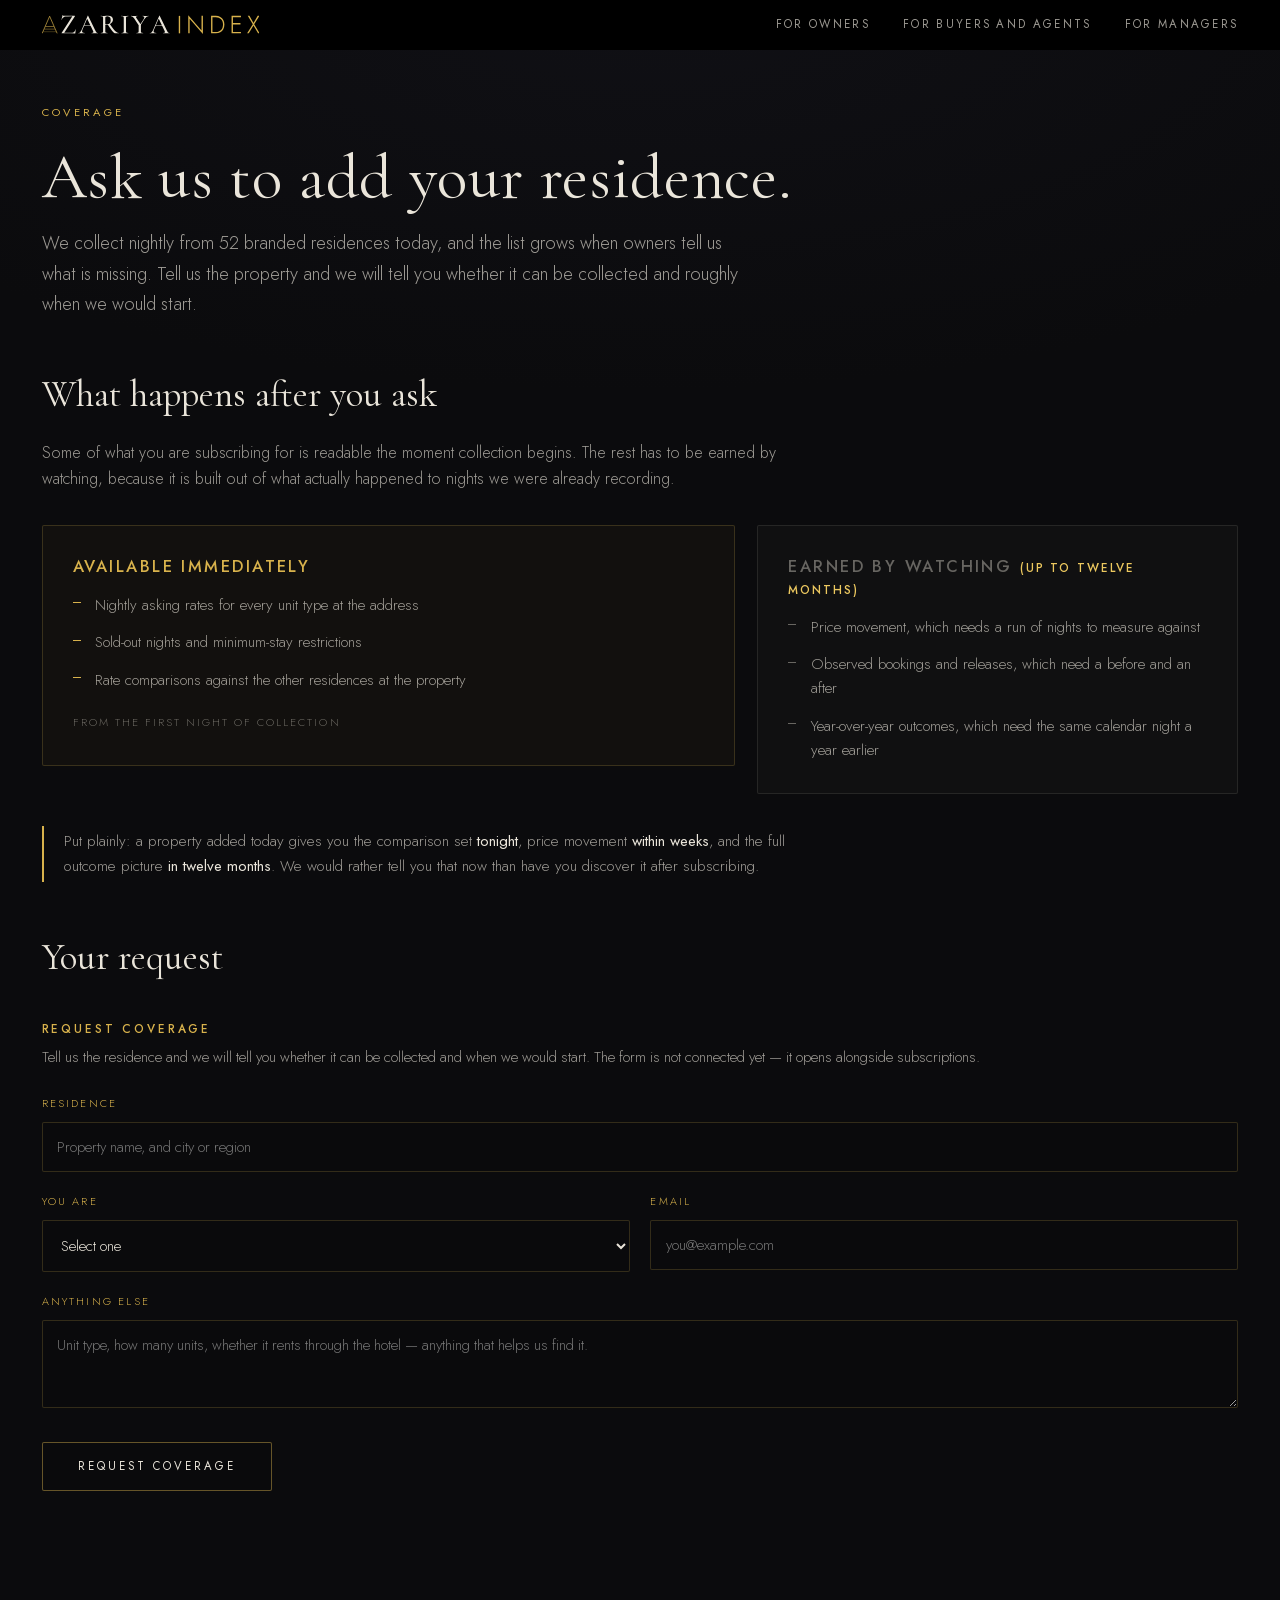
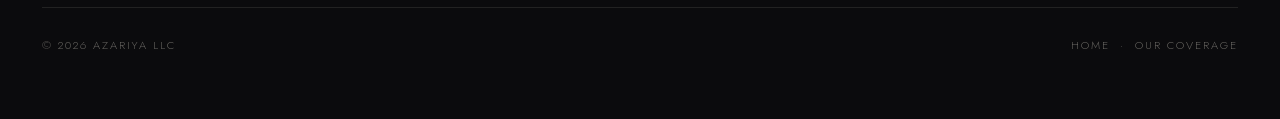
<file: request-coverage.html>
<!DOCTYPE html>
<html lang="en">
<head>
<meta charset="UTF-8">
<meta name="viewport" content="width=device-width, initial-scale=1.0">
<title>Request Coverage · Azariya Index</title>
<meta name="description" content="Ask us to add a branded residence to nightly collection.">
<meta name="robots" content="noindex">
<link rel="stylesheet" href="/assets/fonts.css?v=16">
<link rel="stylesheet" href="/assets/nav.css?v=16">
<link rel="stylesheet" href="/assets/site.css?v=16">
<link rel="icon" href="/assets/favicon.svg">
<link rel="alternate icon" href="/assets/favicon-32.png">
<link rel="apple-touch-icon" href="/assets/favicon-180.png">
<style>
  /* request form */
  .req{border:1px solid var(--line);border-radius:2px;background:rgba(216,178,76,.04);
    padding:clamp(1.6rem,4vw,2.4rem);margin-top:2rem}
  .req .grid{display:grid;gap:1.3rem;grid-template-columns:1fr 1fr;margin-top:1.6rem}
  @media (max-width:640px){ .req .grid{grid-template-columns:1fr} }
  .req label{display:block;font-size:.68rem;letter-spacing:.2em;text-transform:uppercase;
    color:var(--gold);margin-bottom:.6rem}
  .req input,.req select,.req textarea{
    width:100%;background:var(--panel);color:var(--ivory);
    border:1px solid var(--line);border-radius:2px;
    font-family:"Jost",sans-serif;font-weight:300;font-size:.92rem;
    padding:.8rem .9rem;outline:none;transition:border-color .3s ease;
  }
  .req textarea{min-height:5.5rem;resize:vertical;line-height:1.55}
  .req input:focus,.req select:focus,.req textarea:focus{border-color:rgba(216,178,76,.75)}
  .req select option{background:#14141a;color:var(--ivory)}
  .req .full{grid-column:1/-1}
  .req .status{margin-top:1.2rem;font-size:.88rem;line-height:1.6;color:var(--gold-bright);
    min-height:1.2em;max-width:60ch}
  /* on its own page the form is the content, so it carries no card border of its own */
  .req{border:0;background:none;padding:0;margin-top:2.4rem}
</style>
</head>
<body>

  <nav class="nav">
    <a class="nav-brand" href="/" aria-label="Azariya Index"><svg xmlns="http://www.w3.org/2000/svg" viewBox="0.00 -656.33 7797.20 680.44" role="img" aria-label="Azariya Index"> <title>Azariya Index</title> <g fill="none" stroke="#d8b24c" stroke-linecap="round" stroke-linejoin="round" transform="translate(-218.596 -812.808) scale(7.69704)"><path d="M30 104 L64 26 L98 104" stroke-width="3.2"/><line x1="46" y1="74" x2="82" y2="74" stroke-width="2.6"/><line x1="41" y1="86" x2="87" y2="86" stroke-width="2.6" opacity=".75"/><line x1="36" y1="98" x2="92" y2="98" stroke-width="2.6" opacity=".5"/></g> <g transform="scale(1 -1)"> <path fill="#eae5da" transform="translate(644.280 0)" d="M57 13 438 600Q441 605 440.5 606.5Q440 608 433 608Q347 608 288.0 606.5Q229 605 191.5 599.0Q154 593 131.0 580.0Q108 567 93.5 546.0Q79 525 66 491Q65 489 59.0 490.0Q53 491 54 494L94 655Q95 657 101.0 656.0Q107 655 106 653Q103 635 114.0 630.0Q125 625 163 625Q223 625 310.0 625.0Q397 625 528 625Q533 625 535.0 620.5Q537 616 535 612L158 27Q154 22 155.0 20.5Q156 19 163 19Q241 19 302.5 19.0Q364 19 401 19Q444 19 475.0 33.0Q506 47 526.0 74.5Q546 102 553 140Q554 143 559.0 143.0Q564 143 564 140L550 8Q550 5 548.0 1.5Q546 -2 541 -2Q467 -1 384.5 -0.5Q302 0 219.5 0.0Q137 0 62 0Q58 0 56.0 4.5Q54 9 57 13Z"/> <path fill="#eae5da" transform="translate(1299.380 0)" d="M187 261 199 283H471L478 261ZM704 12Q709 12 709.0 6.0Q709 0 704 0Q675 0 644.5 2.0Q614 4 585 4Q553 4 529.5 2.0Q506 0 477 0Q473 0 473.0 6.0Q473 12 477 12Q526 12 537.0 27.5Q548 43 526 89L311 536L343 584L148 132Q122 71 145.0 41.5Q168 12 231 12Q236 12 236.0 6.0Q236 0 231 0Q201 0 176.0 2.0Q151 4 113 4Q76 4 53.5 2.0Q31 0 -1 0Q-5 0 -5.0 6.0Q-5 12 -1 12Q26 12 46.0 22.5Q66 33 84.5 61.0Q103 89 125 141L338 632Q339 635 345.0 635.5Q351 636 352 632L592 137Q616 88 633.5 60.5Q651 33 668.0 22.5Q685 12 704 12Z"/> <path fill="#eae5da" transform="translate(2062.480 0)" d="M546 0Q530 0 493.5 38.5Q457 77 406.0 148.5Q355 220 291 319L358 340Q442 219 500.5 147.0Q559 75 604.0 43.5Q649 12 690 12Q693 12 693.0 6.0Q693 0 690 0Q634 0 598.5 0.0Q563 0 546 0ZM306 628Q390 628 434.5 592.5Q479 557 479 498Q479 442 447.0 398.0Q415 354 363.5 329.0Q312 304 253 304Q241 304 228.0 304.5Q215 305 204 306V81Q204 52 209.5 37.0Q215 22 232.5 17.0Q250 12 285 12Q288 12 288.0 6.0Q288 0 285 0Q260 0 230.0 1.0Q200 2 164 2Q130 2 99.0 1.0Q68 0 43 0Q40 0 40.0 6.0Q40 12 43 12Q77 12 94.5 17.0Q112 22 118.5 37.0Q125 52 125 81V544Q125 573 119.0 587.5Q113 602 96.0 607.5Q79 613 44 613Q42 613 42.0 619.0Q42 625 44 625Q69 625 99.5 623.5Q130 622 164 622Q196 622 236.0 625.0Q276 628 306 628ZM397 466Q397 522 382.0 553.5Q367 585 339.5 598.0Q312 611 275 611Q237 611 220.5 597.5Q204 584 204 542V331Q218 330 234.5 329.0Q251 328 263 328Q337 328 367.0 362.0Q397 396 397 466Z"/> <path fill="#eae5da" transform="translate(2800.580 0)" d="M208 81Q208 52 213.5 37.0Q219 22 236.5 17.0Q254 12 289 12Q291 12 291.0 6.0Q291 0 289 0Q264 0 233.5 1.0Q203 2 167 2Q132 2 101.0 1.0Q70 0 45 0Q43 0 43.0 6.0Q43 12 45 12Q80 12 98.0 17.0Q116 22 122.0 37.0Q128 52 128 81V544Q128 573 122.0 587.5Q116 602 98.0 607.5Q80 613 45 613Q43 613 43.0 619.0Q43 625 45 625Q70 625 101.0 623.5Q132 622 167 622Q203 622 234.0 623.5Q265 625 289 625Q291 625 291.0 619.0Q291 613 289 613Q254 613 237.0 607.0Q220 601 214.0 586.0Q208 571 208 542Z"/> <path fill="#eae5da" transform="translate(3192.680 0)" d="M306 285 448 508Q478 558 470.0 585.5Q462 613 417 613Q414 613 414.0 619.0Q414 625 417 625Q446 625 471.5 623.5Q497 622 539 622Q564 622 579.5 623.5Q595 625 617 625Q619 625 619.0 619.0Q619 613 617 613Q595 613 569.0 599.5Q543 586 518.5 561.5Q494 537 473 503L325 269ZM281 272 110 528Q77 577 53.0 595.0Q29 613 1 613Q-2 613 -2.0 619.0Q-2 625 1 625Q17 625 35.0 623.5Q53 622 69 622Q97 622 124.0 622.5Q151 623 175.5 624.0Q200 625 218 625Q220 625 220.0 619.0Q220 613 218 613Q182 613 173.5 599.0Q165 585 182 561L344 318ZM269 310 349 319V81Q349 52 354.5 37.0Q360 22 377.0 17.0Q394 12 429 12Q432 12 432.0 6.0Q432 0 429 0Q405 0 374.5 1.0Q344 2 308 2Q274 2 242.5 1.0Q211 0 187 0Q184 0 184.0 6.0Q184 12 187 12Q222 12 239.5 17.0Q257 22 263.0 37.0Q269 52 269 81Z"/> <path fill="#eae5da" transform="translate(3861.780 0)" d="M187 261 199 283H471L478 261ZM704 12Q709 12 709.0 6.0Q709 0 704 0Q675 0 644.5 2.0Q614 4 585 4Q553 4 529.5 2.0Q506 0 477 0Q473 0 473.0 6.0Q473 12 477 12Q526 12 537.0 27.5Q548 43 526 89L311 536L343 584L148 132Q122 71 145.0 41.5Q168 12 231 12Q236 12 236.0 6.0Q236 0 231 0Q201 0 176.0 2.0Q151 4 113 4Q76 4 53.5 2.0Q31 0 -1 0Q-5 0 -5.0 6.0Q-5 12 -1 12Q26 12 46.0 22.5Q66 33 84.5 61.0Q103 89 125 141L338 632Q339 635 345.0 635.5Q351 636 352 632L592 137Q616 88 633.5 60.5Q651 33 668.0 22.5Q685 12 704 12Z"/> <path fill="#d8b24c" transform="translate(4824.880 0) scale(0.89286)" d="M82 700V0H137V700Z"/> <path fill="#d8b24c" transform="translate(5163.272 0) scale(0.89286)" d="M616 700V114L84 727V0H139V584L671 -27V700Z"/> <path fill="#d8b24c" transform="translate(5980.237 0) scale(0.89286)" d="M84 700V0H139V700ZM274 0Q376 0 453.5 44.0Q531 88 574.5 166.5Q618 245 618 350Q618 455 574.5 533.5Q531 612 453.5 656.0Q376 700 274 700H114V645H274Q339 645 392.5 624.0Q446 603 484.0 564.5Q522 526 542.5 471.5Q563 417 563 350Q563 283 542.5 228.5Q522 174 484.0 135.5Q446 97 392.5 76.0Q339 55 274 55H114V0Z"/> <path fill="#d8b24c" transform="translate(6714.165 0) scale(0.89286)" d="M113 0H460V52H113ZM113 648H460V700H113ZM113 358H440V410H113ZM84 700V0H139V700Z"/> <path fill="#d8b24c" transform="translate(7333.808 0) scale(0.89286)" d="M438 700 270 415 105 700H39L241 367L14 0H80L269 318L453 0H519L297 367L504 700Z"/> </g></svg></a>
    <button class="nav-toggle" type="button" aria-expanded="false"
            aria-controls="nav-links" aria-label="Menu">
      <span></span><span></span><span></span>
    </button>
    <div class="nav-links" id="nav-links">
      <a href="/owners">For Owners</a>
      <a href="/buyers-agents">For Buyers and Agents</a>
      <a href="/managers">For Managers</a>
    </div>
  </nav>

  <main>
    <div class="wrap">
      <span class="eyebrow">Coverage</span>
      <h1>Ask us to add your residence.</h1>
      <p class="lede">We collect nightly from 52 branded residences today, and the list grows when
         owners tell us what is missing. Tell us the property and we will tell you whether it can
         be collected and roughly when we would start.</p>

      <section>
        <h2>What happens after you ask</h2>
        <p class="dim">Some of what you are subscribing for is readable the moment collection
           begins. The rest has to be earned by watching, because it is built out of what
           actually happened to nights we were already recording.</p>

        <div class="split" style="margin-top:2rem">
          <div class="card">
            <h3>Available immediately</h3>
            <ul>
            <li>Nightly asking rates for every unit type at the address</li>
            <li>Sold-out nights and minimum-stay restrictions</li>
            <li>Rate comparisons against the other residences at the property</li>
            </ul>
            <span class="stamp">From the first night of collection</span>
          </div>
          <div class="card later">
            <h3>Earned by watching <span class="included">(up to twelve months)</span></h3>
            <ul>
            <li>Price movement, which needs a run of nights to measure against</li>
            <li>Observed bookings and releases, which need a before and an after</li>
            <li>Year-over-year outcomes, which need the same calendar night a year earlier</li>
            </ul>
          </div>
        </div>

        <p class="note" style="margin-top:2rem">Put plainly: a property added today gives you the
           comparison set <strong>tonight</strong>, price movement <strong>within weeks</strong>,
           and the full outcome picture <strong>in twelve months</strong>. We would rather tell you
           that now than have you discover it after subscribing.</p>
      </section>

      <section>
        <h2>Your request</h2>
        <div class="req">
          <h3 style="margin-bottom:.4rem">Request coverage</h3>
          <p class="dim" style="font-size:.92rem">Tell us the residence and we will tell you
             whether it can be collected and when we would start. The form is not connected yet
             &mdash; it opens alongside subscriptions.</p>
          <form id="cov" autocomplete="off">
            <div class="grid">
              <div class="full">
                <label for="cov-prop">Residence</label>
                <input type="text" id="cov-prop" name="property" required
                       placeholder="Property name, and city or region">
              </div>
              <div>
                <label for="cov-role">You are</label>
                <select id="cov-role" name="role" required>
                  <option value="">Select one</option>
                  <option value="owner">An owner</option>
                  <option value="buyer">A buyer</option>
                  <option value="manager">A property manager</option>
                  <option value="agent">A real-estate agent</option>
                  <option value="other">Something else</option>
                </select>
              </div>
              <div>
                <label for="cov-email">Email</label>
                <input type="email" id="cov-email" name="email" required placeholder="you@example.com">
              </div>
              <div class="full">
                <label for="cov-note">Anything else</label>
                <textarea id="cov-note" name="note"
                          placeholder="Unit type, how many units, whether it rents through the hotel — anything that helps us find it."></textarea>
              </div>
            </div>
            <button class="btn" type="submit" style="margin-top:1.6rem">Request coverage</button>
            <p class="status" id="cov-status" role="status"></p>
          </form>
        </div>
      </section>

      <div class="foot">
        <span>&copy; 2026 Azariya LLC</span>
        <span><a href="/">Home</a> &nbsp;·&nbsp; <a href="/where-we-operate">Our coverage</a></span>
      </div>
    </div>
  </main>

  <script src="/assets/site.js"></script>
</body>
</html>
</file>
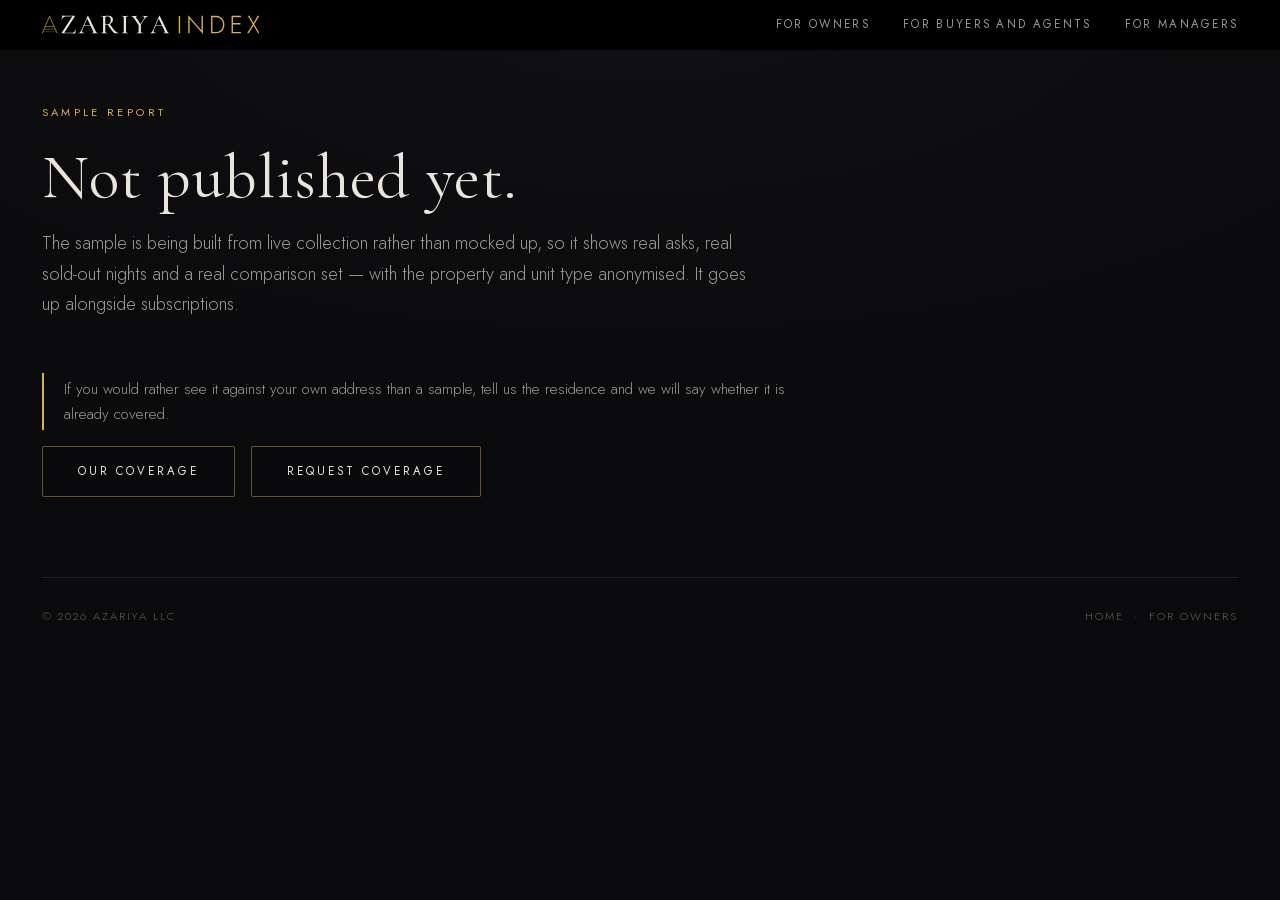
<file: sample-report.html>
<!DOCTYPE html>
<html lang="en">
<head>
<meta charset="UTF-8">
<meta name="viewport" content="width=device-width, initial-scale=1.0">
<title>Sample Report · Azariya Index</title>
<meta name="description" content="An example of what a subscription delivers.">
<meta name="robots" content="noindex">
<link rel="stylesheet" href="/assets/fonts.css?v=16">
<link rel="stylesheet" href="/assets/nav.css?v=16">
<link rel="stylesheet" href="/assets/site.css?v=16">
<link rel="icon" href="/assets/favicon.svg">
<link rel="alternate icon" href="/assets/favicon-32.png">
<link rel="apple-touch-icon" href="/assets/favicon-180.png">
</head>
<body>

  <nav class="nav">
    <a class="nav-brand" href="/" aria-label="Azariya Index"><svg xmlns="http://www.w3.org/2000/svg" viewBox="0.00 -656.33 7797.20 680.44" role="img" aria-label="Azariya Index"> <title>Azariya Index</title> <g fill="none" stroke="#d8b24c" stroke-linecap="round" stroke-linejoin="round" transform="translate(-218.596 -812.808) scale(7.69704)"><path d="M30 104 L64 26 L98 104" stroke-width="3.2"/><line x1="46" y1="74" x2="82" y2="74" stroke-width="2.6"/><line x1="41" y1="86" x2="87" y2="86" stroke-width="2.6" opacity=".75"/><line x1="36" y1="98" x2="92" y2="98" stroke-width="2.6" opacity=".5"/></g> <g transform="scale(1 -1)"> <path fill="#eae5da" transform="translate(644.280 0)" d="M57 13 438 600Q441 605 440.5 606.5Q440 608 433 608Q347 608 288.0 606.5Q229 605 191.5 599.0Q154 593 131.0 580.0Q108 567 93.5 546.0Q79 525 66 491Q65 489 59.0 490.0Q53 491 54 494L94 655Q95 657 101.0 656.0Q107 655 106 653Q103 635 114.0 630.0Q125 625 163 625Q223 625 310.0 625.0Q397 625 528 625Q533 625 535.0 620.5Q537 616 535 612L158 27Q154 22 155.0 20.5Q156 19 163 19Q241 19 302.5 19.0Q364 19 401 19Q444 19 475.0 33.0Q506 47 526.0 74.5Q546 102 553 140Q554 143 559.0 143.0Q564 143 564 140L550 8Q550 5 548.0 1.5Q546 -2 541 -2Q467 -1 384.5 -0.5Q302 0 219.5 0.0Q137 0 62 0Q58 0 56.0 4.5Q54 9 57 13Z"/> <path fill="#eae5da" transform="translate(1299.380 0)" d="M187 261 199 283H471L478 261ZM704 12Q709 12 709.0 6.0Q709 0 704 0Q675 0 644.5 2.0Q614 4 585 4Q553 4 529.5 2.0Q506 0 477 0Q473 0 473.0 6.0Q473 12 477 12Q526 12 537.0 27.5Q548 43 526 89L311 536L343 584L148 132Q122 71 145.0 41.5Q168 12 231 12Q236 12 236.0 6.0Q236 0 231 0Q201 0 176.0 2.0Q151 4 113 4Q76 4 53.5 2.0Q31 0 -1 0Q-5 0 -5.0 6.0Q-5 12 -1 12Q26 12 46.0 22.5Q66 33 84.5 61.0Q103 89 125 141L338 632Q339 635 345.0 635.5Q351 636 352 632L592 137Q616 88 633.5 60.5Q651 33 668.0 22.5Q685 12 704 12Z"/> <path fill="#eae5da" transform="translate(2062.480 0)" d="M546 0Q530 0 493.5 38.5Q457 77 406.0 148.5Q355 220 291 319L358 340Q442 219 500.5 147.0Q559 75 604.0 43.5Q649 12 690 12Q693 12 693.0 6.0Q693 0 690 0Q634 0 598.5 0.0Q563 0 546 0ZM306 628Q390 628 434.5 592.5Q479 557 479 498Q479 442 447.0 398.0Q415 354 363.5 329.0Q312 304 253 304Q241 304 228.0 304.5Q215 305 204 306V81Q204 52 209.5 37.0Q215 22 232.5 17.0Q250 12 285 12Q288 12 288.0 6.0Q288 0 285 0Q260 0 230.0 1.0Q200 2 164 2Q130 2 99.0 1.0Q68 0 43 0Q40 0 40.0 6.0Q40 12 43 12Q77 12 94.5 17.0Q112 22 118.5 37.0Q125 52 125 81V544Q125 573 119.0 587.5Q113 602 96.0 607.5Q79 613 44 613Q42 613 42.0 619.0Q42 625 44 625Q69 625 99.5 623.5Q130 622 164 622Q196 622 236.0 625.0Q276 628 306 628ZM397 466Q397 522 382.0 553.5Q367 585 339.5 598.0Q312 611 275 611Q237 611 220.5 597.5Q204 584 204 542V331Q218 330 234.5 329.0Q251 328 263 328Q337 328 367.0 362.0Q397 396 397 466Z"/> <path fill="#eae5da" transform="translate(2800.580 0)" d="M208 81Q208 52 213.5 37.0Q219 22 236.5 17.0Q254 12 289 12Q291 12 291.0 6.0Q291 0 289 0Q264 0 233.5 1.0Q203 2 167 2Q132 2 101.0 1.0Q70 0 45 0Q43 0 43.0 6.0Q43 12 45 12Q80 12 98.0 17.0Q116 22 122.0 37.0Q128 52 128 81V544Q128 573 122.0 587.5Q116 602 98.0 607.5Q80 613 45 613Q43 613 43.0 619.0Q43 625 45 625Q70 625 101.0 623.5Q132 622 167 622Q203 622 234.0 623.5Q265 625 289 625Q291 625 291.0 619.0Q291 613 289 613Q254 613 237.0 607.0Q220 601 214.0 586.0Q208 571 208 542Z"/> <path fill="#eae5da" transform="translate(3192.680 0)" d="M306 285 448 508Q478 558 470.0 585.5Q462 613 417 613Q414 613 414.0 619.0Q414 625 417 625Q446 625 471.5 623.5Q497 622 539 622Q564 622 579.5 623.5Q595 625 617 625Q619 625 619.0 619.0Q619 613 617 613Q595 613 569.0 599.5Q543 586 518.5 561.5Q494 537 473 503L325 269ZM281 272 110 528Q77 577 53.0 595.0Q29 613 1 613Q-2 613 -2.0 619.0Q-2 625 1 625Q17 625 35.0 623.5Q53 622 69 622Q97 622 124.0 622.5Q151 623 175.5 624.0Q200 625 218 625Q220 625 220.0 619.0Q220 613 218 613Q182 613 173.5 599.0Q165 585 182 561L344 318ZM269 310 349 319V81Q349 52 354.5 37.0Q360 22 377.0 17.0Q394 12 429 12Q432 12 432.0 6.0Q432 0 429 0Q405 0 374.5 1.0Q344 2 308 2Q274 2 242.5 1.0Q211 0 187 0Q184 0 184.0 6.0Q184 12 187 12Q222 12 239.5 17.0Q257 22 263.0 37.0Q269 52 269 81Z"/> <path fill="#eae5da" transform="translate(3861.780 0)" d="M187 261 199 283H471L478 261ZM704 12Q709 12 709.0 6.0Q709 0 704 0Q675 0 644.5 2.0Q614 4 585 4Q553 4 529.5 2.0Q506 0 477 0Q473 0 473.0 6.0Q473 12 477 12Q526 12 537.0 27.5Q548 43 526 89L311 536L343 584L148 132Q122 71 145.0 41.5Q168 12 231 12Q236 12 236.0 6.0Q236 0 231 0Q201 0 176.0 2.0Q151 4 113 4Q76 4 53.5 2.0Q31 0 -1 0Q-5 0 -5.0 6.0Q-5 12 -1 12Q26 12 46.0 22.5Q66 33 84.5 61.0Q103 89 125 141L338 632Q339 635 345.0 635.5Q351 636 352 632L592 137Q616 88 633.5 60.5Q651 33 668.0 22.5Q685 12 704 12Z"/> <path fill="#d8b24c" transform="translate(4824.880 0) scale(0.89286)" d="M82 700V0H137V700Z"/> <path fill="#d8b24c" transform="translate(5163.272 0) scale(0.89286)" d="M616 700V114L84 727V0H139V584L671 -27V700Z"/> <path fill="#d8b24c" transform="translate(5980.237 0) scale(0.89286)" d="M84 700V0H139V700ZM274 0Q376 0 453.5 44.0Q531 88 574.5 166.5Q618 245 618 350Q618 455 574.5 533.5Q531 612 453.5 656.0Q376 700 274 700H114V645H274Q339 645 392.5 624.0Q446 603 484.0 564.5Q522 526 542.5 471.5Q563 417 563 350Q563 283 542.5 228.5Q522 174 484.0 135.5Q446 97 392.5 76.0Q339 55 274 55H114V0Z"/> <path fill="#d8b24c" transform="translate(6714.165 0) scale(0.89286)" d="M113 0H460V52H113ZM113 648H460V700H113ZM113 358H440V410H113ZM84 700V0H139V700Z"/> <path fill="#d8b24c" transform="translate(7333.808 0) scale(0.89286)" d="M438 700 270 415 105 700H39L241 367L14 0H80L269 318L453 0H519L297 367L504 700Z"/> </g></svg></a>
    <button class="nav-toggle" type="button" aria-expanded="false"
            aria-controls="nav-links" aria-label="Menu">
      <span></span><span></span><span></span>
    </button>
    <div class="nav-links" id="nav-links">
      <a href="/owners">For Owners</a>
      <a href="/buyers-agents">For Buyers and Agents</a>
      <a href="/managers">For Managers</a>
    </div>
  </nav>

  <main>
    <div class="wrap">
      <span class="eyebrow">Sample report</span>
      <h1>Not published yet.</h1>
      <p class="lede">The sample is being built from live collection rather than mocked up, so it
         shows real asks, real sold-out nights and a real comparison set &mdash; with the property
         and unit type anonymised. It goes up alongside subscriptions.</p>

      <section>
        <p class="note">If you would rather see it against your own address than a sample, tell us
           the residence and we will say whether it is already covered.</p>
        <p class="btnrow">
          <a class="btn" href="/where-we-operate">Our coverage</a>
          <a class="btn" href="/request-coverage">Request coverage</a>
        </p>
      </section>

      <div class="foot">
        <span>&copy; 2026 Azariya LLC</span>
        <span><a href="/">Home</a> &nbsp;·&nbsp; <a href="/owners">For owners</a></span>
      </div>
    </div>
  </main>

  <script src="/assets/site.js"></script>
</body>
</html>
</file>
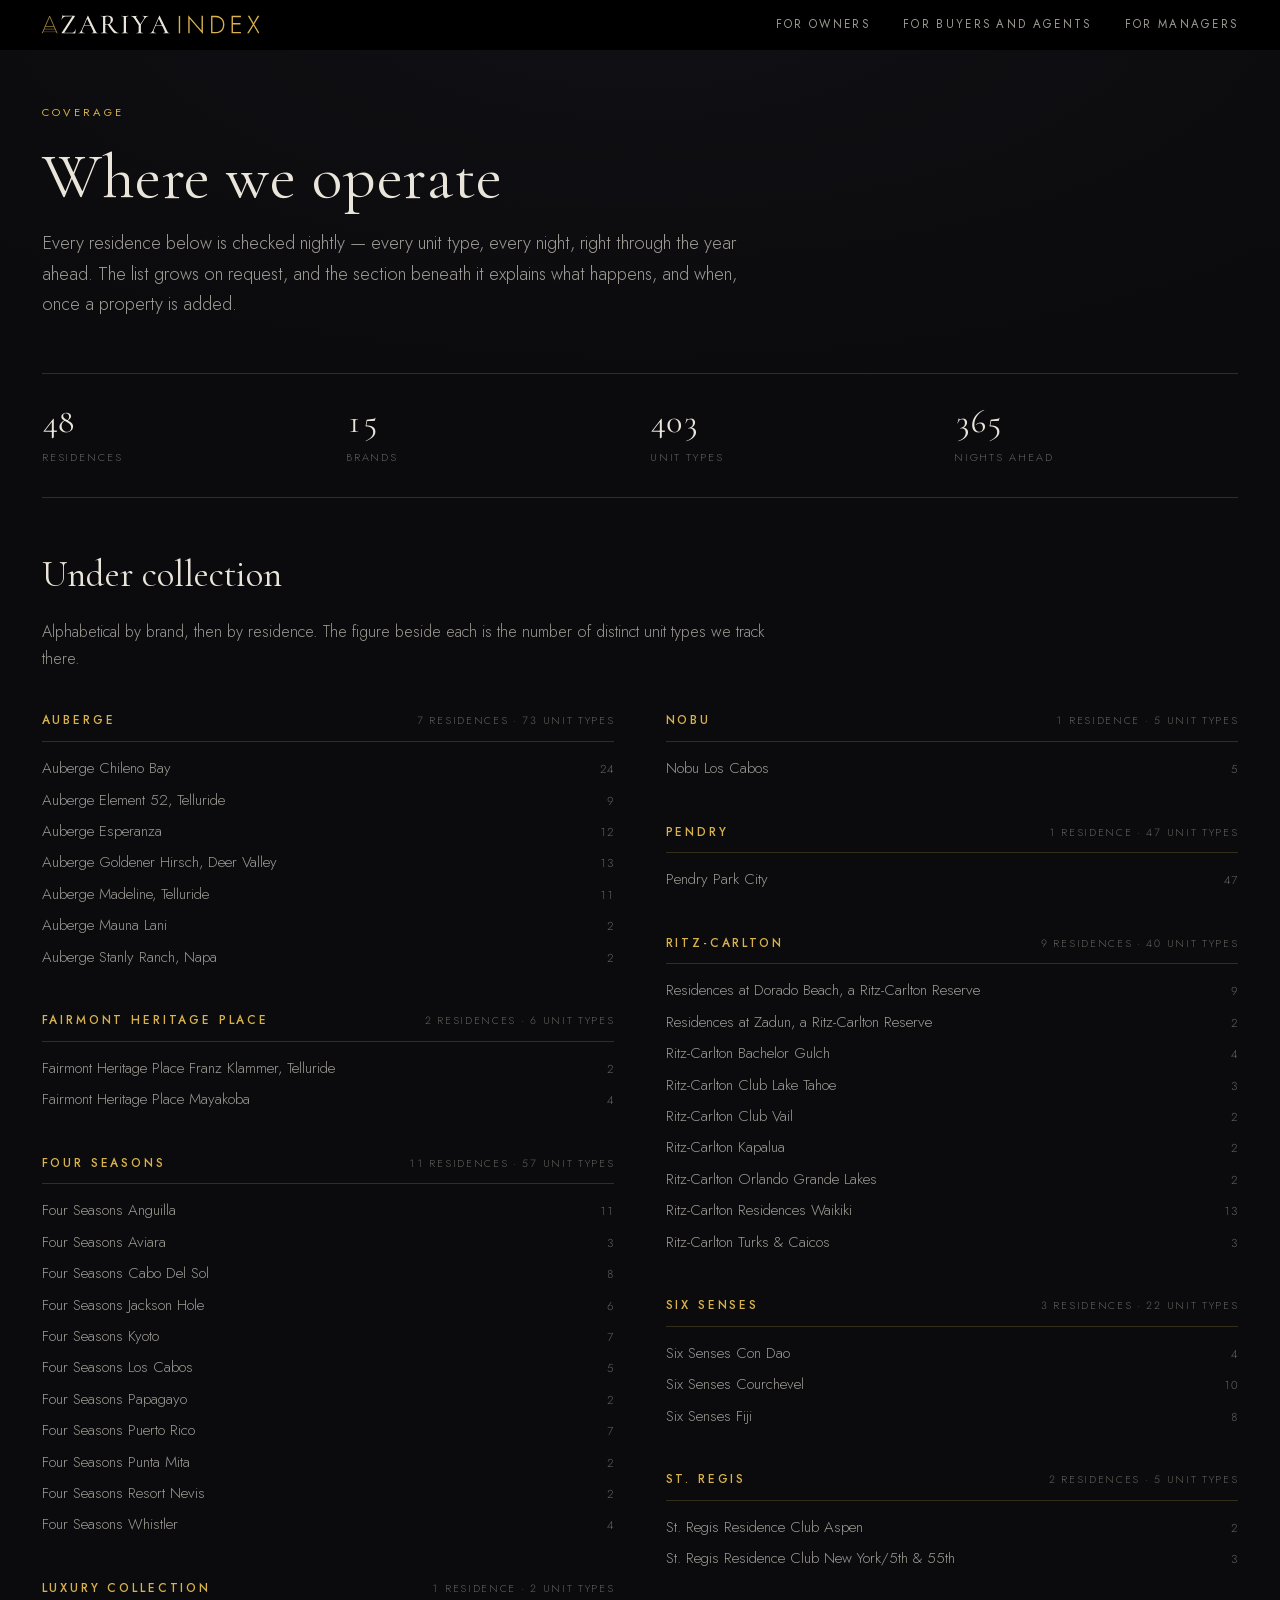
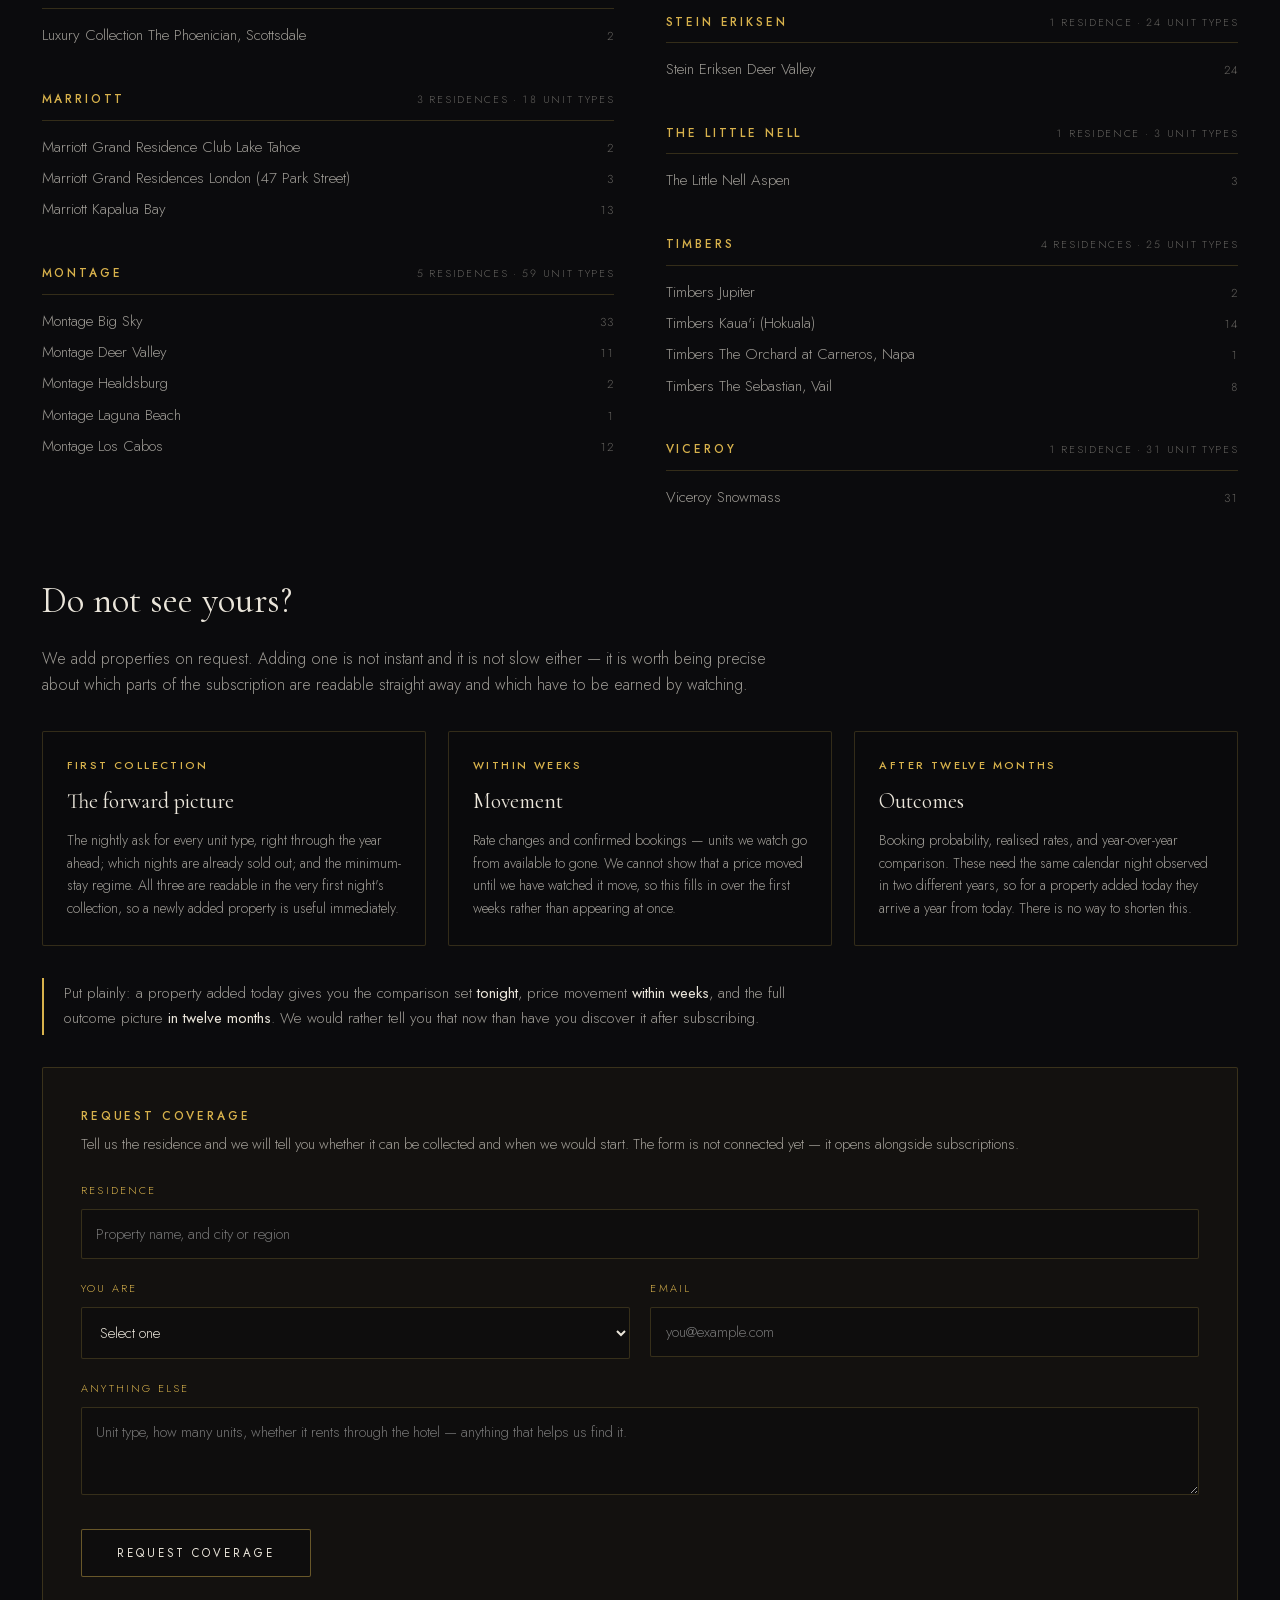
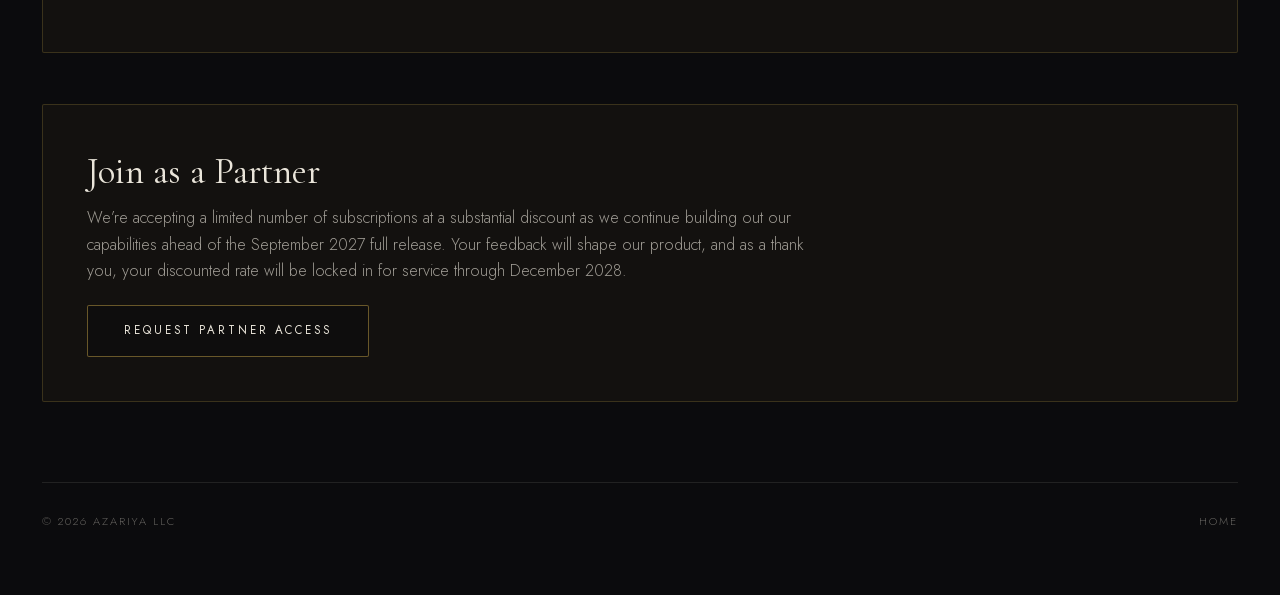
<file: where-we-operate.html>
<!DOCTYPE html>
<html lang="en">
<head>
<meta charset="UTF-8">
<meta name="viewport" content="width=device-width, initial-scale=1.0">
<title>Where We Operate · Azariya Index</title>
<meta name="description" content="The 52 branded residences under nightly collection, by brand — and how to request one we do not yet cover.">
<meta name="robots" content="noindex">
<link rel="stylesheet" href="/assets/fonts.css?v=16">
<link rel="stylesheet" href="/assets/nav.css?v=16">
<link rel="stylesheet" href="/assets/site.css?v=16">
<link rel="icon" href="/assets/favicon.svg">
<link rel="alternate icon" href="/assets/favicon-32.png">
<link rel="apple-touch-icon" href="/assets/favicon-180.png">
<style>
  /* roster-only styles; everything else comes from site.css */
  /* columns, not grid: a grid row is as tall as its tallest cell, so a
     one-residence brand beside a seven-residence one opens a hole */
  .roster{columns:2;column-gap:3.2rem;margin-top:2.4rem}
  @media (max-width:760px){ .roster{columns:1} }
  .brand{break-inside:avoid;margin-bottom:2.6rem}
  .brand-head{display:flex;align-items:baseline;justify-content:space-between;gap:1rem;
    border-bottom:1px solid var(--line);padding-bottom:.7rem;margin-bottom:1rem;flex-wrap:wrap}
  .brand-head h3{margin-bottom:0}
  .brand-count{font-size:.66rem;letter-spacing:.16em;text-transform:uppercase;
    color:var(--ivory-faint);white-space:nowrap;font-variant-numeric:tabular-nums}
  .brand-list{list-style:none;display:flex;flex-direction:column;gap:.6rem}
  .brand-list li{display:flex;align-items:baseline;justify-content:space-between;gap:.9rem;
    font-size:.94rem;color:var(--ivory-dim);line-height:1.45}
  .brand-list .ut{font-size:.72rem;color:var(--ivory-faint);font-variant-numeric:tabular-nums;
    white-space:nowrap}

  /* the coverage timeline — what is readable when */
  .phases{display:grid;gap:1.4rem;grid-template-columns:repeat(auto-fit,minmax(15rem,1fr));margin-top:2rem}
  .phase{border:1px solid var(--line);border-radius:2px;padding:1.6rem 1.5rem;
    background:rgba(11,11,13,.4);display:flex;flex-direction:column}
  .phase .when{font-size:.68rem;letter-spacing:.22em;text-transform:uppercase;
    color:var(--gold);font-weight:500}
  .phase .what{font-family:"Cormorant Garamond",Georgia,serif;font-size:1.35rem;
    line-height:1.25;margin:.8rem 0 .9rem}
  .phase p{font-size:.88rem;color:var(--ivory-dim);line-height:1.6;margin:0}

  /* request form */
  .req{border:1px solid var(--line);border-radius:2px;background:rgba(216,178,76,.04);
    padding:clamp(1.6rem,4vw,2.4rem);margin-top:2rem}
  .req .grid{display:grid;gap:1.3rem;grid-template-columns:1fr 1fr;margin-top:1.6rem}
  @media (max-width:640px){ .req .grid{grid-template-columns:1fr} }
  .req label{display:block;font-size:.68rem;letter-spacing:.2em;text-transform:uppercase;
    color:var(--gold);margin-bottom:.6rem}
  .req input,.req select,.req textarea{
    width:100%;background:var(--panel);color:var(--ivory);
    border:1px solid var(--line);border-radius:2px;
    font-family:"Jost",sans-serif;font-weight:300;font-size:.92rem;
    padding:.8rem .9rem;outline:none;transition:border-color .3s ease;
  }
  .req textarea{min-height:5.5rem;resize:vertical;line-height:1.55}
  .req input:focus,.req select:focus,.req textarea:focus{border-color:rgba(216,178,76,.75)}
  .req select option{background:#14141a;color:var(--ivory)}
  .req .full{grid-column:1/-1}
  .req .status{margin-top:1.2rem;font-size:.88rem;line-height:1.6;color:var(--gold-bright);
    min-height:1.2em;max-width:60ch}
</style>
</head>
<body>

  <nav class="nav">
    <a class="nav-brand" href="/" aria-label="Azariya Index"><svg xmlns="http://www.w3.org/2000/svg" viewBox="0.00 -656.33 7797.20 680.44" role="img" aria-label="Azariya Index"> <title>Azariya Index</title> <g fill="none" stroke="#d8b24c" stroke-linecap="round" stroke-linejoin="round" transform="translate(-218.596 -812.808) scale(7.69704)"><path d="M30 104 L64 26 L98 104" stroke-width="3.2"/><line x1="46" y1="74" x2="82" y2="74" stroke-width="2.6"/><line x1="41" y1="86" x2="87" y2="86" stroke-width="2.6" opacity=".75"/><line x1="36" y1="98" x2="92" y2="98" stroke-width="2.6" opacity=".5"/></g> <g transform="scale(1 -1)"> <path fill="#eae5da" transform="translate(644.280 0)" d="M57 13 438 600Q441 605 440.5 606.5Q440 608 433 608Q347 608 288.0 606.5Q229 605 191.5 599.0Q154 593 131.0 580.0Q108 567 93.5 546.0Q79 525 66 491Q65 489 59.0 490.0Q53 491 54 494L94 655Q95 657 101.0 656.0Q107 655 106 653Q103 635 114.0 630.0Q125 625 163 625Q223 625 310.0 625.0Q397 625 528 625Q533 625 535.0 620.5Q537 616 535 612L158 27Q154 22 155.0 20.5Q156 19 163 19Q241 19 302.5 19.0Q364 19 401 19Q444 19 475.0 33.0Q506 47 526.0 74.5Q546 102 553 140Q554 143 559.0 143.0Q564 143 564 140L550 8Q550 5 548.0 1.5Q546 -2 541 -2Q467 -1 384.5 -0.5Q302 0 219.5 0.0Q137 0 62 0Q58 0 56.0 4.5Q54 9 57 13Z"/> <path fill="#eae5da" transform="translate(1299.380 0)" d="M187 261 199 283H471L478 261ZM704 12Q709 12 709.0 6.0Q709 0 704 0Q675 0 644.5 2.0Q614 4 585 4Q553 4 529.5 2.0Q506 0 477 0Q473 0 473.0 6.0Q473 12 477 12Q526 12 537.0 27.5Q548 43 526 89L311 536L343 584L148 132Q122 71 145.0 41.5Q168 12 231 12Q236 12 236.0 6.0Q236 0 231 0Q201 0 176.0 2.0Q151 4 113 4Q76 4 53.5 2.0Q31 0 -1 0Q-5 0 -5.0 6.0Q-5 12 -1 12Q26 12 46.0 22.5Q66 33 84.5 61.0Q103 89 125 141L338 632Q339 635 345.0 635.5Q351 636 352 632L592 137Q616 88 633.5 60.5Q651 33 668.0 22.5Q685 12 704 12Z"/> <path fill="#eae5da" transform="translate(2062.480 0)" d="M546 0Q530 0 493.5 38.5Q457 77 406.0 148.5Q355 220 291 319L358 340Q442 219 500.5 147.0Q559 75 604.0 43.5Q649 12 690 12Q693 12 693.0 6.0Q693 0 690 0Q634 0 598.5 0.0Q563 0 546 0ZM306 628Q390 628 434.5 592.5Q479 557 479 498Q479 442 447.0 398.0Q415 354 363.5 329.0Q312 304 253 304Q241 304 228.0 304.5Q215 305 204 306V81Q204 52 209.5 37.0Q215 22 232.5 17.0Q250 12 285 12Q288 12 288.0 6.0Q288 0 285 0Q260 0 230.0 1.0Q200 2 164 2Q130 2 99.0 1.0Q68 0 43 0Q40 0 40.0 6.0Q40 12 43 12Q77 12 94.5 17.0Q112 22 118.5 37.0Q125 52 125 81V544Q125 573 119.0 587.5Q113 602 96.0 607.5Q79 613 44 613Q42 613 42.0 619.0Q42 625 44 625Q69 625 99.5 623.5Q130 622 164 622Q196 622 236.0 625.0Q276 628 306 628ZM397 466Q397 522 382.0 553.5Q367 585 339.5 598.0Q312 611 275 611Q237 611 220.5 597.5Q204 584 204 542V331Q218 330 234.5 329.0Q251 328 263 328Q337 328 367.0 362.0Q397 396 397 466Z"/> <path fill="#eae5da" transform="translate(2800.580 0)" d="M208 81Q208 52 213.5 37.0Q219 22 236.5 17.0Q254 12 289 12Q291 12 291.0 6.0Q291 0 289 0Q264 0 233.5 1.0Q203 2 167 2Q132 2 101.0 1.0Q70 0 45 0Q43 0 43.0 6.0Q43 12 45 12Q80 12 98.0 17.0Q116 22 122.0 37.0Q128 52 128 81V544Q128 573 122.0 587.5Q116 602 98.0 607.5Q80 613 45 613Q43 613 43.0 619.0Q43 625 45 625Q70 625 101.0 623.5Q132 622 167 622Q203 622 234.0 623.5Q265 625 289 625Q291 625 291.0 619.0Q291 613 289 613Q254 613 237.0 607.0Q220 601 214.0 586.0Q208 571 208 542Z"/> <path fill="#eae5da" transform="translate(3192.680 0)" d="M306 285 448 508Q478 558 470.0 585.5Q462 613 417 613Q414 613 414.0 619.0Q414 625 417 625Q446 625 471.5 623.5Q497 622 539 622Q564 622 579.5 623.5Q595 625 617 625Q619 625 619.0 619.0Q619 613 617 613Q595 613 569.0 599.5Q543 586 518.5 561.5Q494 537 473 503L325 269ZM281 272 110 528Q77 577 53.0 595.0Q29 613 1 613Q-2 613 -2.0 619.0Q-2 625 1 625Q17 625 35.0 623.5Q53 622 69 622Q97 622 124.0 622.5Q151 623 175.5 624.0Q200 625 218 625Q220 625 220.0 619.0Q220 613 218 613Q182 613 173.5 599.0Q165 585 182 561L344 318ZM269 310 349 319V81Q349 52 354.5 37.0Q360 22 377.0 17.0Q394 12 429 12Q432 12 432.0 6.0Q432 0 429 0Q405 0 374.5 1.0Q344 2 308 2Q274 2 242.5 1.0Q211 0 187 0Q184 0 184.0 6.0Q184 12 187 12Q222 12 239.5 17.0Q257 22 263.0 37.0Q269 52 269 81Z"/> <path fill="#eae5da" transform="translate(3861.780 0)" d="M187 261 199 283H471L478 261ZM704 12Q709 12 709.0 6.0Q709 0 704 0Q675 0 644.5 2.0Q614 4 585 4Q553 4 529.5 2.0Q506 0 477 0Q473 0 473.0 6.0Q473 12 477 12Q526 12 537.0 27.5Q548 43 526 89L311 536L343 584L148 132Q122 71 145.0 41.5Q168 12 231 12Q236 12 236.0 6.0Q236 0 231 0Q201 0 176.0 2.0Q151 4 113 4Q76 4 53.5 2.0Q31 0 -1 0Q-5 0 -5.0 6.0Q-5 12 -1 12Q26 12 46.0 22.5Q66 33 84.5 61.0Q103 89 125 141L338 632Q339 635 345.0 635.5Q351 636 352 632L592 137Q616 88 633.5 60.5Q651 33 668.0 22.5Q685 12 704 12Z"/> <path fill="#d8b24c" transform="translate(4824.880 0) scale(0.89286)" d="M82 700V0H137V700Z"/> <path fill="#d8b24c" transform="translate(5163.272 0) scale(0.89286)" d="M616 700V114L84 727V0H139V584L671 -27V700Z"/> <path fill="#d8b24c" transform="translate(5980.237 0) scale(0.89286)" d="M84 700V0H139V700ZM274 0Q376 0 453.5 44.0Q531 88 574.5 166.5Q618 245 618 350Q618 455 574.5 533.5Q531 612 453.5 656.0Q376 700 274 700H114V645H274Q339 645 392.5 624.0Q446 603 484.0 564.5Q522 526 542.5 471.5Q563 417 563 350Q563 283 542.5 228.5Q522 174 484.0 135.5Q446 97 392.5 76.0Q339 55 274 55H114V0Z"/> <path fill="#d8b24c" transform="translate(6714.165 0) scale(0.89286)" d="M113 0H460V52H113ZM113 648H460V700H113ZM113 358H440V410H113ZM84 700V0H139V700Z"/> <path fill="#d8b24c" transform="translate(7333.808 0) scale(0.89286)" d="M438 700 270 415 105 700H39L241 367L14 0H80L269 318L453 0H519L297 367L504 700Z"/> </g></svg></a>
    <button class="nav-toggle" type="button" aria-expanded="false"
            aria-controls="nav-links" aria-label="Menu">
      <span></span><span></span><span></span>
    </button>
    <div class="nav-links" id="nav-links">
      <a href="/owners">For Owners</a>
      <a href="/buyers-agents">For Buyers and Agents</a>
      <a href="/managers">For Managers</a>
    </div>
  </nav>

  <main>
    <div class="wrap">
      <span class="eyebrow">Coverage</span>
      <h1>Where we operate</h1>
      <p class="lede">Every residence below is checked nightly — every unit type, every night,
         right through the year ahead. The list grows on request, and the section beneath it explains
         what happens, and when, once a property is added.</p>

      <section>
        <div class="figures">
          <div class="fig"><span class="n">48</span><span class="l">Residences</span></div>
          <div class="fig"><span class="n">15</span><span class="l">Brands</span></div>
          <div class="fig"><span class="n">403</span><span class="l">Unit types</span></div>
          <div class="fig"><span class="n">365</span><span class="l">Nights ahead</span></div>
        </div>
      </section>

      <section>
        <h2>Under collection</h2>
        <p class="dim">Alphabetical by brand, then by residence. The figure beside each is the
           number of distinct unit types we track there.</p>
        <div class="roster">
      <div class="brand">
        <div class="brand-head">
          <h3>Auberge</h3>
          <span class="brand-count">7 residences &middot; 73 unit types</span>
        </div>
        <ul class="brand-list">
          <li>Auberge Chileno Bay<span class="ut">24</span></li>
          <li>Auberge Element 52, Telluride<span class="ut">9</span></li>
          <li>Auberge Esperanza<span class="ut">12</span></li>
          <li>Auberge Goldener Hirsch, Deer Valley<span class="ut">13</span></li>
          <li>Auberge Madeline, Telluride<span class="ut">11</span></li>
          <li>Auberge Mauna Lani<span class="ut">2</span></li>
          <li>Auberge Stanly Ranch, Napa<span class="ut">2</span></li>
        </ul>
      </div>
      <div class="brand">
        <div class="brand-head">
          <h3>Fairmont Heritage Place</h3>
          <span class="brand-count">2 residences &middot; 6 unit types</span>
        </div>
        <ul class="brand-list">
          <li>Fairmont Heritage Place Franz Klammer, Telluride<span class="ut">2</span></li>
          <li>Fairmont Heritage Place Mayakoba<span class="ut">4</span></li>
        </ul>
      </div>
      <div class="brand">
        <div class="brand-head">
          <h3>Four Seasons</h3>
          <span class="brand-count">11 residences &middot; 57 unit types</span>
        </div>
        <ul class="brand-list">
          <li>Four Seasons Anguilla<span class="ut">11</span></li>
          <li>Four Seasons Aviara<span class="ut">3</span></li>
          <li>Four Seasons Cabo Del Sol<span class="ut">8</span></li>
          <li>Four Seasons Jackson Hole<span class="ut">6</span></li>
          <li>Four Seasons Kyoto<span class="ut">7</span></li>
          <li>Four Seasons Los Cabos<span class="ut">5</span></li>
          <li>Four Seasons Papagayo<span class="ut">2</span></li>
          <li>Four Seasons Puerto Rico<span class="ut">7</span></li>
          <li>Four Seasons Punta Mita<span class="ut">2</span></li>
          <li>Four Seasons Resort Nevis<span class="ut">2</span></li>
          <li>Four Seasons Whistler<span class="ut">4</span></li>
        </ul>
      </div>
      <div class="brand">
        <div class="brand-head">
          <h3>Luxury Collection</h3>
          <span class="brand-count">1 residence &middot; 2 unit types</span>
        </div>
        <ul class="brand-list">
          <li>Luxury Collection The Phoenician, Scottsdale<span class="ut">2</span></li>
        </ul>
      </div>
      <div class="brand">
        <div class="brand-head">
          <h3>Marriott</h3>
          <span class="brand-count">3 residences &middot; 18 unit types</span>
        </div>
        <ul class="brand-list">
          <li>Marriott Grand Residence Club Lake Tahoe<span class="ut">2</span></li>
          <li>Marriott Grand Residences London (47 Park Street)<span class="ut">3</span></li>
          <li>Marriott Kapalua Bay<span class="ut">13</span></li>
        </ul>
      </div>
      <div class="brand">
        <div class="brand-head">
          <h3>Montage</h3>
          <span class="brand-count">5 residences &middot; 59 unit types</span>
        </div>
        <ul class="brand-list">
          <li>Montage Big Sky<span class="ut">33</span></li>
          <li>Montage Deer Valley<span class="ut">11</span></li>
          <li>Montage Healdsburg<span class="ut">2</span></li>
          <li>Montage Laguna Beach<span class="ut">1</span></li>
          <li>Montage Los Cabos<span class="ut">12</span></li>
        </ul>
      </div>
      <div class="brand">
        <div class="brand-head">
          <h3>Nobu</h3>
          <span class="brand-count">1 residence &middot; 5 unit types</span>
        </div>
        <ul class="brand-list">
          <li>Nobu Los Cabos<span class="ut">5</span></li>
        </ul>
      </div>
      <div class="brand">
        <div class="brand-head">
          <h3>Pendry</h3>
          <span class="brand-count">1 residence &middot; 47 unit types</span>
        </div>
        <ul class="brand-list">
          <li>Pendry Park City<span class="ut">47</span></li>
        </ul>
      </div>
      <div class="brand">
        <div class="brand-head">
          <h3>Ritz-Carlton</h3>
          <span class="brand-count">9 residences &middot; 40 unit types</span>
        </div>
        <ul class="brand-list">
          <li>Residences at Dorado Beach, a Ritz-Carlton Reserve<span class="ut">9</span></li>
          <li>Residences at Zadun, a Ritz-Carlton Reserve<span class="ut">2</span></li>
          <li>Ritz-Carlton Bachelor Gulch<span class="ut">4</span></li>
          <li>Ritz-Carlton Club Lake Tahoe<span class="ut">3</span></li>
          <li>Ritz-Carlton Club Vail<span class="ut">2</span></li>
          <li>Ritz-Carlton Kapalua<span class="ut">2</span></li>
          <li>Ritz-Carlton Orlando Grande Lakes<span class="ut">2</span></li>
          <li>Ritz-Carlton Residences Waikiki<span class="ut">13</span></li>
          <li>Ritz-Carlton Turks &amp; Caicos<span class="ut">3</span></li>
        </ul>
      </div>
      <div class="brand">
        <div class="brand-head">
          <h3>Six Senses</h3>
          <span class="brand-count">3 residences &middot; 22 unit types</span>
        </div>
        <ul class="brand-list">
          <li>Six Senses Con Dao<span class="ut">4</span></li>
          <li>Six Senses Courchevel<span class="ut">10</span></li>
          <li>Six Senses Fiji<span class="ut">8</span></li>
        </ul>
      </div>
      <div class="brand">
        <div class="brand-head">
          <h3>St. Regis</h3>
          <span class="brand-count">2 residences &middot; 5 unit types</span>
        </div>
        <ul class="brand-list">
          <li>St. Regis Residence Club Aspen<span class="ut">2</span></li>
          <li>St. Regis Residence Club New York/5th &amp; 55th<span class="ut">3</span></li>
        </ul>
      </div>
      <div class="brand">
        <div class="brand-head">
          <h3>Stein Eriksen</h3>
          <span class="brand-count">1 residence &middot; 24 unit types</span>
        </div>
        <ul class="brand-list">
          <li>Stein Eriksen Deer Valley<span class="ut">24</span></li>
        </ul>
      </div>
      <div class="brand">
        <div class="brand-head">
          <h3>The Little Nell</h3>
          <span class="brand-count">1 residence &middot; 3 unit types</span>
        </div>
        <ul class="brand-list">
          <li>The Little Nell Aspen<span class="ut">3</span></li>
        </ul>
      </div>
      <div class="brand">
        <div class="brand-head">
          <h3>Timbers</h3>
          <span class="brand-count">4 residences &middot; 25 unit types</span>
        </div>
        <ul class="brand-list">
          <li>Timbers Jupiter<span class="ut">2</span></li>
          <li>Timbers Kaua'i (Hokuala)<span class="ut">14</span></li>
          <li>Timbers The Orchard at Carneros, Napa<span class="ut">1</span></li>
          <li>Timbers The Sebastian, Vail<span class="ut">8</span></li>
        </ul>
      </div>
      <div class="brand">
        <div class="brand-head">
          <h3>Viceroy</h3>
          <span class="brand-count">1 residence &middot; 31 unit types</span>
        </div>
        <ul class="brand-list">
          <li>Viceroy Snowmass<span class="ut">31</span></li>
        </ul>
      </div>
        </div>
      </section>

      <section>
        <h2>Do not see yours?</h2>
        <p class="dim">We add properties on request. Adding one is not instant and it is not
           slow either — it is worth being precise about which parts of the subscription are
           readable straight away and which have to be earned by watching.</p>

        <div class="phases">
          <div class="phase">
            <span class="when">First collection</span>
            <span class="what">The forward picture</span>
            <p>The nightly ask for every unit type, right through the year ahead; which nights are already
               sold out; and the minimum-stay regime. All three are readable in the very first
               night's collection, so a newly added property is useful immediately.</p>
          </div>
          <div class="phase">
            <span class="when">Within weeks</span>
            <span class="what">Movement</span>
            <p>Rate changes and confirmed bookings — units we watch go from available to gone.
               We cannot show that a price moved until we have watched it move, so this fills in
               over the first weeks rather than appearing at once.</p>
          </div>
          <div class="phase">
            <span class="when">After twelve months</span>
            <span class="what">Outcomes</span>
            <p>Booking probability, realised rates, and year-over-year comparison. These need the
               same calendar night observed in two different years, so for a property added today
               they arrive a year from today. There is no way to shorten this.</p>
          </div>
        </div>

        <p class="note" style="margin-top:2rem">Put plainly: a property added today gives you the
           comparison set <strong>tonight</strong>, price movement <strong>within weeks</strong>,
           and the full outcome picture <strong>in twelve months</strong>. We would rather tell you
           that now than have you discover it after subscribing.</p>

        <div class="req">
          <h3 style="margin-bottom:.4rem">Request coverage</h3>
          <p class="dim" style="font-size:.92rem">Tell us the residence and we will tell you
             whether it can be collected and when we would start. The form is not connected yet
             &mdash; it opens alongside subscriptions.</p>
          <form id="cov" autocomplete="off">
            <div class="grid">
              <div class="full">
                <label for="cov-prop">Residence</label>
                <input type="text" id="cov-prop" name="property" required
                       placeholder="Property name, and city or region">
              </div>
              <div>
                <label for="cov-role">You are</label>
                <select id="cov-role" name="role" required>
                  <option value="">Select one</option>
                  <option value="owner">An owner</option>
                  <option value="buyer">A buyer</option>
                  <option value="manager">A property manager</option>
                  <option value="agent">A real-estate agent</option>
                  <option value="other">Something else</option>
                </select>
              </div>
              <div>
                <label for="cov-email">Email</label>
                <input type="email" id="cov-email" name="email" required placeholder="you@example.com">
              </div>
              <div class="full">
                <label for="cov-note">Anything else</label>
                <textarea id="cov-note" name="note"
                          placeholder="Unit type, how many units, whether it rents through the hotel — anything that helps us find it."></textarea>
              </div>
            </div>
            <button class="btn" type="submit" style="margin-top:1.6rem">Request coverage</button>
            <p class="status" id="cov-status" role="status"></p>
          </form>
        </div>
      </section>

      <div class="cta">
        <h2>Join as a Partner</h2>
        <p>We&rsquo;re accepting a limited number of subscriptions at a substantial discount as we
           continue building out our capabilities ahead of the September 2027 full release. Your
           feedback will shape our product, and as a thank you, your discounted rate will be
           locked in for service through December 2028.</p>
        <a class="btn" href="/register?partner=1">Request Partner Access</a>
      </div>

      <div class="foot">
        <span>&copy; 2026 Azariya LLC</span>
        <span><a href="/">Home</a></span>
      </div>
    </div>
  </main>

  <script src="/assets/site.js"></script>
  <script>
  (function () {
    /* No backend yet. Say so rather than showing a success state that did not happen. */
    var f = document.getElementById('cov');
    f.addEventListener('submit', function (e) {
      e.preventDefault();
      var prop = document.getElementById('cov-prop').value.trim();
      var mail = document.getElementById('cov-email').value.trim();
      if (!prop || !mail) return;
      document.getElementById('cov-status').textContent =
        'Nothing was sent \u2014 this form is not connected yet. Coverage requests open ' +
        'alongside subscriptions, and \u201c' + prop + '\u201d is exactly the kind of ' +
        'request we want. Please check back.';
      f.querySelector('button[type=submit]').disabled = true;
    });
  })();
  </script>
</body>
</html>
</file>
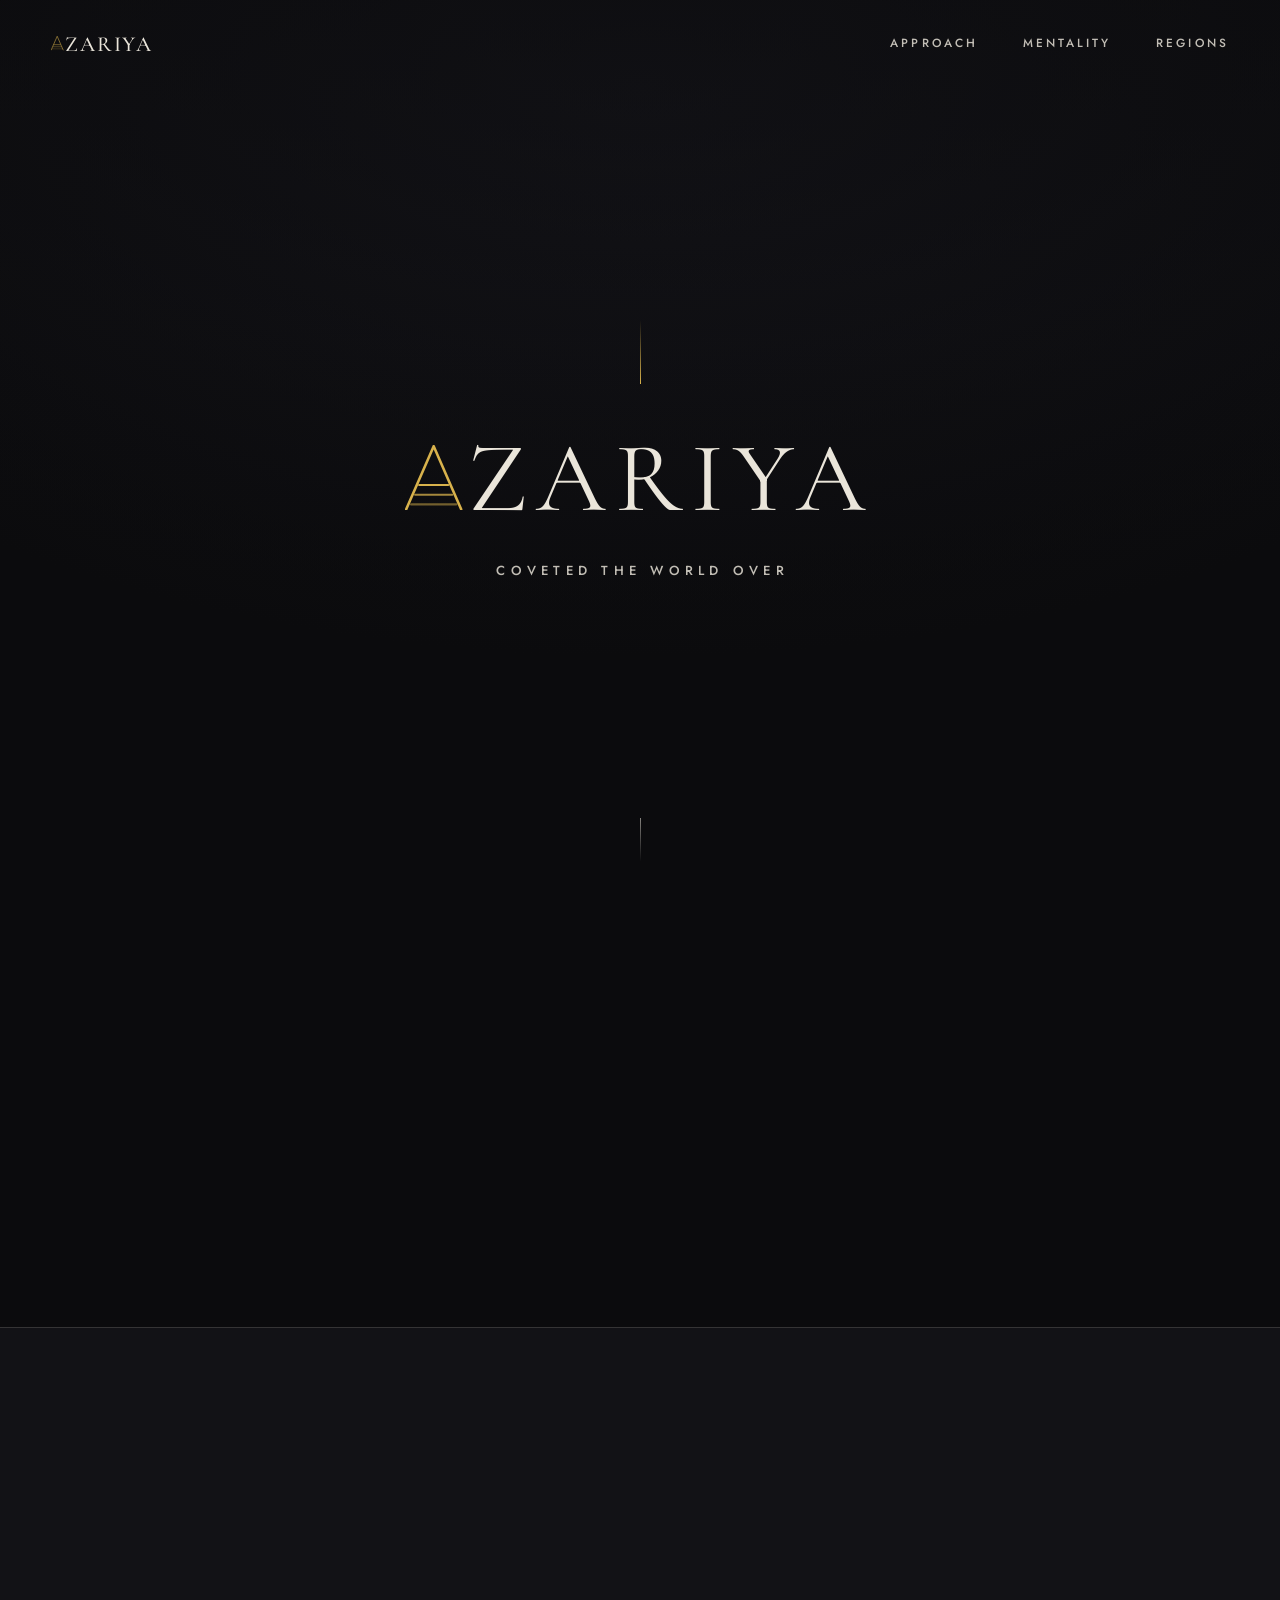
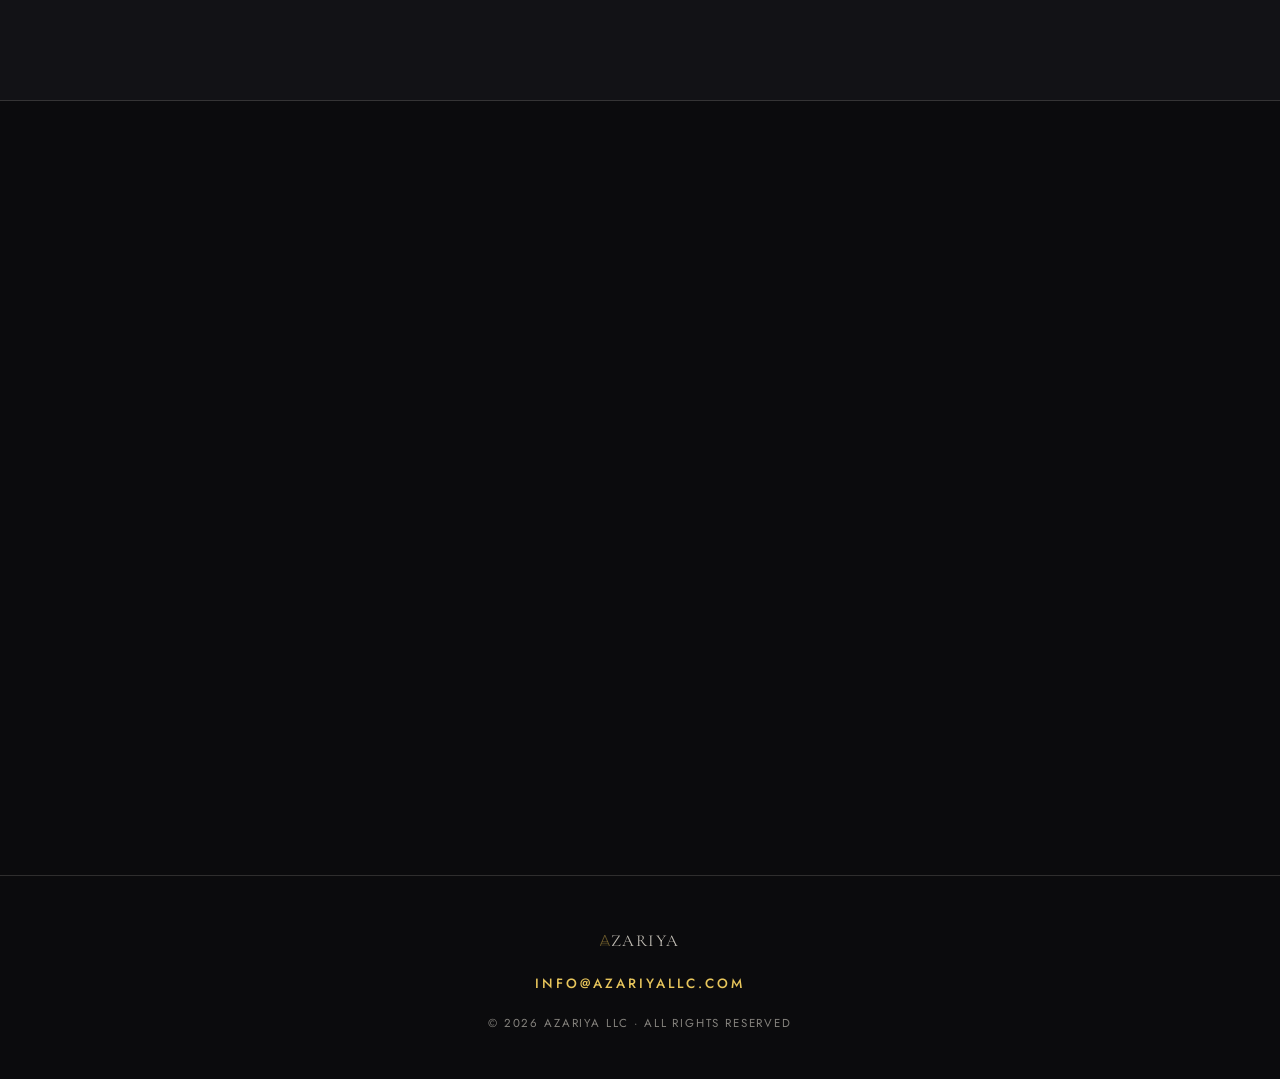
<file: archive/index-full.html>
<!DOCTYPE html>
<html lang="en">
<head>
<meta charset="UTF-8">
<meta name="viewport" content="width=device-width, initial-scale=1.0">
<title>Azariya LLC</title>
<meta name="description" content="Azariya LLC — a private investment firm acquiring and holding the world's most coveted vacation properties.">
<link rel="preconnect" href="https://fonts.googleapis.com">
<link rel="preconnect" href="https://fonts.gstatic.com" crossorigin>
<link href="https://fonts.googleapis.com/css2?family=Cormorant+Garamond:ital,wght@0,400;0,500;1,400&family=Jost:wght@200;300;400&display=swap" rel="stylesheet">
<link rel="stylesheet" href="../assets/styles.css">
<link rel="icon" href="../assets/favicon.svg">
<link rel="alternate icon" href="../assets/favicon-32.png">
<link rel="apple-touch-icon" href="../assets/favicon-180.png">
</head>
<body id="top">

<nav class="nav">
  <a class="nav-mark brand" href="#top" aria-label="Azariya"><svg class="mk" viewBox="28.5 24.5 71 81" aria-hidden="true"><path d="M30 104 L64 26 L98 104" fill="none" stroke="currentColor" stroke-width="3.2" stroke-linecap="round" stroke-linejoin="round"/><line x1="46" y1="74" x2="82" y2="74" stroke="currentColor" stroke-width="2.6" stroke-linecap="round"/><line x1="41" y1="86" x2="87" y2="86" stroke="currentColor" stroke-width="2.6" stroke-linecap="round" opacity="0.75"/><line x1="36" y1="98" x2="92" y2="98" stroke="currentColor" stroke-width="2.6" stroke-linecap="round" opacity="0.5"/></svg><span class="wm">ZARIYA</span></a>
  <div class="nav-links">
    <a href="#approach">Approach</a>
    <a href="#discipline">Mentality</a>
    <a href="#regions">Regions</a>
  </div>
  <button class="nav-toggle" aria-label="Menu" aria-expanded="false"><span></span><span></span><span></span></button>
</nav>

<!-- ============ HERO ============ -->
<header class="hero">
  <div class="hero-media" data-rotator data-rate="0.4" data-hero-random>
    <!-- one of six landscape clips is injected here at random on load -->
  </div>
  <div class="hero-scrim"></div>
  <div class="hero-vignette"></div>

  <div class="hero-inner">
    <div class="hero-rule"></div>
    <h1 class="hero-title" aria-label="Azariya"><span class="brand"><svg class="mk" viewBox="28.5 24.5 71 81" aria-hidden="true"><path d="M30 104 L64 26 L98 104" fill="none" stroke="currentColor" stroke-width="3.2" stroke-linecap="round" stroke-linejoin="round"/><line x1="46" y1="74" x2="82" y2="74" stroke="currentColor" stroke-width="2.6" stroke-linecap="round"/><line x1="41" y1="86" x2="87" y2="86" stroke="currentColor" stroke-width="2.6" stroke-linecap="round" opacity="0.75"/><line x1="36" y1="98" x2="92" y2="98" stroke="currentColor" stroke-width="2.6" stroke-linecap="round" opacity="0.5"/></svg><span class="wm">ZARIYA</span></span></h1>
    <p class="hero-sub">Coveted the world over</p>
  </div>

  <div class="hero-foot"><div class="scroll-cue"></div></div>
</header>

<!-- ============ PURPOSE ============ -->
<section class="section">
  <h2 class="section-display reveal">
    We invest in locations that are always desired
    and never duplicated.
  </h2>
</section>

<!-- ============ APPROACH (three pillars) ============ -->
<div class="band" id="approach">
  <p class="section-kicker reveal" style="text-align:center; padding-top:3.4rem; margin-bottom:-1.2rem;">Our Approach</p>
  <div class="band-grid">
    <div class="band-cell reveal">
      <div class="band-num">i</div>
      <div class="band-title">Acquisition</div>
      <p class="band-text">We pursue singular properties in destinations that never lose their draw.</p>
    </div>
    <div class="band-cell reveal">
      <div class="band-num">ii</div>
      <div class="band-title">Stewardship</div>
      <p class="band-text">Holdings are managed to an exacting standard, protecting value, compounding worth, and delighting visitors.</p>
    </div>
    <div class="band-cell reveal">
      <div class="band-num">iii</div>
      <div class="band-title">Certainty</div>
      <p class="band-text">As a private self-funded firm, we commit and close without contingencies, committees, or delay.</p>
    </div>
  </div>
</div>

<!-- ============ MENTALITY ============ -->
<section class="section" id="discipline" style="padding-bottom:3.5rem;">
  <p class="section-kicker reveal">Our Mentality</p>
  <h2 class="section-display reveal">
    Truly unique experiences are scarce by definition.
  </h2>
  <p class="section-body reveal">
    Azariya offers places of permanence, not trends. Our locations
    are discerning travelers' touchstones across generations,
    borders, and pursuits.
  </p>
</section>

<!-- ============ REGIONS ============ -->
<section class="regions" id="regions" style="padding-top:2rem;">
  <div class="rule-center reveal"></div>
  <p class="regions-line reveal">
    Adriatic <span>&middot;</span> Atlantic <span>&middot;</span> Caribbean <span>&middot;</span> Gulf <span>&middot;</span> Mediterranean <span>&middot;</span> North Sea <span>&middot;</span> Pacific
  </p>
</section>

<!-- ============ FOOTER ============ -->
<footer class="footer">
  <div class="footer-mark" aria-label="Azariya"><span class="brand"><svg class="mk" viewBox="28.5 24.5 71 81" aria-hidden="true"><path d="M30 104 L64 26 L98 104" fill="none" stroke="currentColor" stroke-width="3.2" stroke-linecap="round" stroke-linejoin="round"/><line x1="46" y1="74" x2="82" y2="74" stroke="currentColor" stroke-width="2.6" stroke-linecap="round"/><line x1="41" y1="86" x2="87" y2="86" stroke="currentColor" stroke-width="2.6" stroke-linecap="round" opacity="0.75"/><line x1="36" y1="98" x2="92" y2="98" stroke="currentColor" stroke-width="2.6" stroke-linecap="round" opacity="0.5"/></svg><span class="wm">ZARIYA</span></span></div>
  <a class="footer-mail" href="mailto:info@azariyallc.com">info@azariyallc.com</a>
  <div class="footer-legal">&copy; 2026 Azariya LLC &middot; All rights reserved</div>
</footer>

<script src="../assets/site.js"></script>
</body>
</html>
</file>
<file: assets/fonts.css>
/* Self-hosted webfonts. Google Fonts was removed 22 Aug 2026: it sets no cookie, so it
   creates no consent-banner obligation, but it transmits every visitor's IP to Google, which
   a Munich court (LG München I, Jan 2022) held to be a GDPR violation absent consent.
   Self-hosting removes the question rather than arguing it, and the pages load faster for it.
   Latin and latin-ext subsets only — the roster spans no Cyrillic, Greek or Vietnamese. */

@font-face {
  font-family: 'Cormorant Garamond';
  font-style: normal;
  font-weight: 400;
  font-display: swap;
  src: url(/assets/fonts/cormorantgaramond-v21-co3bmX5slCNuHLi8bLeY9MK7whWMhyjYp3tKky2F7i6C.woff2) format('woff2');
  unicode-range: U+0100-02BA, U+02BD-02C5, U+02C7-02CC, U+02CE-02D7, U+02DD-02FF, U+0304, U+0308, U+0329, U+1D00-1DBF, U+1E00-1E9F, U+1EF2-1EFF, U+2020, U+20A0-20AB, U+20AD-20C0, U+2113, U+2C60-2C7F, U+A720-A7FF;
}

@font-face {
  font-family: 'Cormorant Garamond';
  font-style: normal;
  font-weight: 400;
  font-display: swap;
  src: url(/assets/fonts/cormorantgaramond-v21-co3bmX5slCNuHLi8bLeY9MK7whWMhyjYqXtKky2F7g.woff2) format('woff2');
  unicode-range: U+0000-00FF, U+0131, U+0152-0153, U+02BB-02BC, U+02C6, U+02DA, U+02DC, U+0304, U+0308, U+0329, U+2000-206F, U+20AC, U+2122, U+2191, U+2193, U+2212, U+2215, U+FEFF, U+FFFD;
}

@font-face {
  font-family: 'Cormorant Garamond';
  font-style: normal;
  font-weight: 500;
  font-display: swap;
  src: url(/assets/fonts/cormorantgaramond-v21-co3bmX5slCNuHLi8bLeY9MK7whWMhyjYp3tKky2F7i6C.woff2) format('woff2');
  unicode-range: U+0100-02BA, U+02BD-02C5, U+02C7-02CC, U+02CE-02D7, U+02DD-02FF, U+0304, U+0308, U+0329, U+1D00-1DBF, U+1E00-1E9F, U+1EF2-1EFF, U+2020, U+20A0-20AB, U+20AD-20C0, U+2113, U+2C60-2C7F, U+A720-A7FF;
}

@font-face {
  font-family: 'Cormorant Garamond';
  font-style: normal;
  font-weight: 500;
  font-display: swap;
  src: url(/assets/fonts/cormorantgaramond-v21-co3bmX5slCNuHLi8bLeY9MK7whWMhyjYqXtKky2F7g.woff2) format('woff2');
  unicode-range: U+0000-00FF, U+0131, U+0152-0153, U+02BB-02BC, U+02C6, U+02DA, U+02DC, U+0304, U+0308, U+0329, U+2000-206F, U+20AC, U+2122, U+2191, U+2193, U+2212, U+2215, U+FEFF, U+FFFD;
}

@font-face {
  font-family: 'Jost';
  font-style: normal;
  font-weight: 300;
  font-display: swap;
  src: url(/assets/fonts/jost-v20-92zatBhPNqw73ord4jQmfxIC7w.woff2) format('woff2');
  unicode-range: U+0100-02BA, U+02BD-02C5, U+02C7-02CC, U+02CE-02D7, U+02DD-02FF, U+0304, U+0308, U+0329, U+1D00-1DBF, U+1E00-1E9F, U+1EF2-1EFF, U+2020, U+20A0-20AB, U+20AD-20C0, U+2113, U+2C60-2C7F, U+A720-A7FF;
}

@font-face {
  font-family: 'Jost';
  font-style: normal;
  font-weight: 300;
  font-display: swap;
  src: url(/assets/fonts/jost-v20-92zatBhPNqw73oTd4jQmfxI.woff2) format('woff2');
  unicode-range: U+0000-00FF, U+0131, U+0152-0153, U+02BB-02BC, U+02C6, U+02DA, U+02DC, U+0304, U+0308, U+0329, U+2000-206F, U+20AC, U+2122, U+2191, U+2193, U+2212, U+2215, U+FEFF, U+FFFD;
}

@font-face {
  font-family: 'Jost';
  font-style: normal;
  font-weight: 400;
  font-display: swap;
  src: url(/assets/fonts/jost-v20-92zatBhPNqw73ord4jQmfxIC7w.woff2) format('woff2');
  unicode-range: U+0100-02BA, U+02BD-02C5, U+02C7-02CC, U+02CE-02D7, U+02DD-02FF, U+0304, U+0308, U+0329, U+1D00-1DBF, U+1E00-1E9F, U+1EF2-1EFF, U+2020, U+20A0-20AB, U+20AD-20C0, U+2113, U+2C60-2C7F, U+A720-A7FF;
}

@font-face {
  font-family: 'Jost';
  font-style: normal;
  font-weight: 400;
  font-display: swap;
  src: url(/assets/fonts/jost-v20-92zatBhPNqw73oTd4jQmfxI.woff2) format('woff2');
  unicode-range: U+0000-00FF, U+0131, U+0152-0153, U+02BB-02BC, U+02C6, U+02DA, U+02DC, U+0304, U+0308, U+0329, U+2000-206F, U+20AC, U+2122, U+2191, U+2193, U+2212, U+2215, U+FEFF, U+FFFD;
}

@font-face {
  font-family: 'Jost';
  font-style: normal;
  font-weight: 500;
  font-display: swap;
  src: url(/assets/fonts/jost-v20-92zatBhPNqw73ord4jQmfxIC7w.woff2) format('woff2');
  unicode-range: U+0100-02BA, U+02BD-02C5, U+02C7-02CC, U+02CE-02D7, U+02DD-02FF, U+0304, U+0308, U+0329, U+1D00-1DBF, U+1E00-1E9F, U+1EF2-1EFF, U+2020, U+20A0-20AB, U+20AD-20C0, U+2113, U+2C60-2C7F, U+A720-A7FF;
}

@font-face {
  font-family: 'Jost';
  font-style: normal;
  font-weight: 500;
  font-display: swap;
  src: url(/assets/fonts/jost-v20-92zatBhPNqw73oTd4jQmfxI.woff2) format('woff2');
  unicode-range: U+0000-00FF, U+0131, U+0152-0153, U+02BB-02BC, U+02C6, U+02DA, U+02DC, U+0304, U+0308, U+0329, U+2000-206F, U+20AC, U+2122, U+2191, U+2193, U+2212, U+2215, U+FEFF, U+FFFD;
}
</file>
<file: assets/nav.css>
/* Azariya Index — the top nav, and nothing else.

   Every page links this file, including the home page, whose own inline styles
   would otherwise collide with a general stylesheet. All tokens it needs are
   declared on .nav itself rather than :root, so a page that defines --line or
   --panel differently cannot reach in and change the nav.  */

.nav :focus-visible{outline:1px solid var(--nav-gold);outline-offset:3px}

.nav{
  --nav-h:3.1rem;
  --nav-ivory:#eae5da;
  --nav-dim:rgba(234,229,218,.66);
  --nav-gold:#d8b24c;
  --nav-line:rgba(216,178,76,.20);
  --nav-line-soft:rgba(234,229,218,.10);
}

/* ─────────────────────────── nav ─────────────────────────── */

.nav{
  position:fixed;top:0;left:0;right:0;z-index:40;height:var(--nav-h);
  display:flex;align-items:center;justify-content:space-between;
  padding:0 clamp(1.2rem,4vw,2.6rem);
  /* content scrolls under this, so the bar has to carry enough ground that
     page text never reads through the links */
  /* Solid, not a fade. The gradient existed so page text would not read through a translucent
     bar; a solid ground does that better and needs no blur, which also drops a compositing
     layer on every scroll. Height is now sized to the links rather than three times them. */
  background:#000;
}
/* PRODUCTION LOCKUP, one image. This was three independently-scaled parts — the A as strokes,
   ZARIYA as Cormorant text, INDEX as Jost text with a hand-tuned .893 transform to reconcile the
   cap heights. It looked right only at the size it was tuned at. The real file is true outlines
   with that already resolved, so it cannot drift. Source: Branding/Logo/lockup-index-on-dark.svg */
.nav-brand{display:block;flex-shrink:0;text-decoration:none;line-height:0}
.nav-brand svg{height:19px;width:auto;display:block}
@media(max-width:800px){ .nav-brand svg{height:16px} }

.nav-links{display:flex;align-items:center;gap:clamp(1.1rem,2.6vw,2.2rem)}
.nav-links a{
  color:var(--nav-dim);text-decoration:none;
  font-size:.72rem;letter-spacing:.20em;text-transform:uppercase;font-weight:400;
  padding:.4rem 0;position:relative;transition:color .3s ease;white-space:nowrap;
}
.nav-links a::after{
  content:"";position:absolute;left:0;right:100%;bottom:0;height:1px;
  background:var(--nav-gold);transition:right .35s ease;
}
.nav-links a:hover,.nav-links a:focus-visible{color:var(--nav-ivory)}
.nav-links a:hover::after,.nav-links a:focus-visible::after{right:0}
.nav-links a[aria-current="page"]{color:var(--nav-gold)}
.nav-links a[aria-current="page"]::after{right:0}

.nav-toggle{
  display:none;background:none;border:0;cursor:pointer;padding:.6rem;
  width:2.6rem;height:2.6rem;color:var(--nav-ivory);
}
.nav-toggle span{display:block;height:1px;background:currentColor;margin:5px 0;
  transition:transform .3s ease,opacity .25s ease}
.nav-toggle[aria-expanded="true"] span:nth-child(1){transform:translateY(6px) rotate(45deg)}
.nav-toggle[aria-expanded="true"] span:nth-child(2){opacity:0}
.nav-toggle[aria-expanded="true"] span:nth-child(3){transform:translateY(-6px) rotate(-45deg)}

@media (max-width: 800px){
  .nav-toggle{display:block}
  .nav-links{
    position:fixed;top:var(--nav-h);left:0;right:0;
    flex-direction:column;align-items:stretch;gap:0;
    background:rgba(11,11,13,.97);
    border-top:1px solid var(--nav-line);
    /* padding has to collapse too — max-height:0 caps the content box only,
       so padding alone would leave a 30px invisible strip under the bar */
    padding:0 clamp(1.2rem,4vw,2.6rem);
    max-height:0;overflow:hidden;opacity:0;pointer-events:none;
    transition:max-height .4s ease,opacity .3s ease,padding .4s ease;
  }
  .nav-links.open{max-height:22rem;opacity:1;pointer-events:auto;
    padding-top:.4rem;padding-bottom:1.4rem}
  /* text-align is set explicitly: it would otherwise inherit from the host
     page, which differs (the home page centres, the audience pages do not) */
  .nav-links a{padding:1.05rem 0;border-bottom:1px solid var(--nav-line-soft);
    font-size:.78rem;text-align:center}
  .nav-links a:last-child{border-bottom:0}
  .nav-links a::after{display:none}
}
</file>
<file: assets/site.css>
/* Azariya Index — shared chrome for the audience pages.
   The home page keeps its own inline styles (it is a full-viewport hero and
   shares almost nothing with these); what it takes from here is the nav. */

:root{
  --ink:#0b0b0d;
  --ink-lift:#101015;
  --ivory:#eae5da;
  --ivory-dim:rgba(234,229,218,.66);
  --ivory-faint:rgba(234,229,218,.40);
  --gold:#d8b24c;
  --gold-bright:#ecc85f;
  --line:rgba(216,178,76,.20);
  --line-soft:rgba(234,229,218,.10);
  --panel:rgba(11,11,13,.55);
  /* nav.css scopes its own copy to .nav; this one is for main's top padding */
  --nav-h:3.1rem;
}

*{margin:0;padding:0;box-sizing:border-box}
html{scroll-behavior:smooth}
body{
  min-height:100%;
  /* base colour under the fixed gradient: a fixed background paints only the
     viewport box, so anything past it needs a ground of its own */
  background-color:var(--ink);
  background-image:radial-gradient(120% 70% at 50% 0%, var(--ink-lift) 0%, var(--ink) 62%);
  background-attachment:fixed;
  background-repeat:no-repeat;
  color:var(--ivory);
  font-family:"Jost",system-ui,-apple-system,sans-serif;
  font-weight:300;
  -webkit-font-smoothing:antialiased;
  line-height:1.65;
}
::selection{background:rgba(216,178,76,.28)}
:focus-visible{outline:1px solid var(--gold);outline-offset:3px}

/* ─────────────────────────── page shell ─────────────────────────── */

.wrap{max-width:84rem;margin:0 auto;padding:0 clamp(1.2rem,5vw,2.6rem)}
main{padding-top:calc(var(--nav-h) + clamp(1.8rem,4vw,3rem));padding-bottom:clamp(2.6rem,6vw,4rem)}
section{margin-top:clamp(2.2rem,4.5vw,3.4rem)}

.eyebrow{
  font-size:.7rem;letter-spacing:.30em;text-transform:uppercase;
  color:var(--gold);font-weight:400;
}
h1{
  font-family:"Cormorant Garamond",Georgia,serif;font-weight:400;
  font-size:clamp(2.4rem,6.5vw,4rem);line-height:1.08;letter-spacing:.01em;
  margin-top:1.1rem;text-wrap:balance;
}
h2{
  font-family:"Cormorant Garamond",Georgia,serif;font-weight:400;
  font-size:clamp(1.6rem,3.6vw,2.3rem);line-height:1.2;
  text-wrap:balance;margin-bottom:1.4rem;
}
h3{
  font-size:.74rem;letter-spacing:.24em;text-transform:uppercase;
  font-weight:500;color:var(--gold);margin-bottom:1rem;
}
.lede{
  font-size:clamp(1rem,2.1vw,1.14rem);color:var(--ivory-dim);
  margin-top:1.1rem;line-height:1.66;max-width:64ch;
}
p + p{margin-top:1rem}
.dim{color:var(--ivory-dim)}
section > p,.cta p{max-width:74ch}

/* A link inside running copy: gold, with a rule that fills in on hover rather than an
   always-on underline, so it reads as part of the sentence until you reach for it. */
.ilink{color:var(--gold);text-decoration:none;
  border-bottom:1px solid rgba(216,178,76,.38);
  transition:color .3s ease,border-color .3s ease}
.ilink:hover,.ilink:focus-visible{color:var(--gold-bright);border-bottom-color:var(--gold-bright)}

/* The lockup set in running prose. Height is tied to the em so it tracks the surrounding type
   at every breakpoint, and the baseline nudge lines the wordmark's own baseline up with the
   text's rather than with the SVG's bounding box. It carries its own <title>, so a screen
   reader still hears "Azariya Index" where the words used to be. */
.lockup-inline{height:.74em;width:auto;vertical-align:-.02em;display:inline-block}
.rule-h{height:1px;background:var(--line);border:0;margin:0}

/* ───────────────────── today / later honesty block ───────────────────── */

/* The two cards never hold the same amount: today's list runs six bullets and a button, the
   2027 list runs three. An equal grid stretched the shorter card to match and left a third of
   it empty. Start-aligned and weighted, each card is only as tall and as wide as it needs. */
.split{display:grid;grid-template-columns:1.18fr .82fr;gap:1.4rem;align-items:start}
@media (max-width: 760px){ .split{grid-template-columns:1fr} }
.card{
  border:1px solid var(--line);border-radius:2px;
  background:rgba(216,178,76,.035);
  padding:clamp(1.4rem,3.2vw,1.9rem);
}
.card.later{background:rgba(234,229,218,.025);border-color:var(--line-soft)}
.card.later h3{color:var(--ivory-faint)}
.card.later h3{margin-bottom:.35rem}
/* The card headings sat at .74rem while this line ran .88rem, so the subordinate line was
   literally the larger of the two and read as the headline. Headings up, this back down —
   the order on the page now matches the order of importance. */
.card h3{font-size:1.02rem;letter-spacing:.15em;line-height:1.35;margin-bottom:.9rem}
.card.later h3{margin-bottom:.9rem}
.included{display:inline;font-size:.74rem;letter-spacing:.16em;text-transform:uppercase;
  font-weight:500;color:var(--gold-bright);margin:0}
.card ul{list-style:none;display:flex;flex-direction:column;gap:.85rem}
.card li{
  position:relative;padding-left:1.4rem;font-size:.94rem;
  color:var(--ivory-dim);line-height:1.6;
}
.card li::before{
  content:"";position:absolute;left:0;top:.62em;width:.5rem;height:1px;background:var(--gold);
}
.card.later li::before{background:var(--ivory-faint)}
.stamp{
  display:inline-block;margin-top:1.3rem;font-size:.7rem;letter-spacing:.18em;
  text-transform:uppercase;color:var(--ivory-faint);
}

/* ─────────────────────────── pricing ─────────────────────────── */

.tiers{display:grid;gap:1.4rem;margin-top:2rem;grid-template-columns:repeat(auto-fit,minmax(15rem,1fr))}
/* a lone tier should not stretch the full measure — auto-fit would give it 64rem */
.tiers.single{grid-template-columns:minmax(0,27rem)}
.tier{
  border:1px solid var(--line);border-radius:2px;padding:1.7rem 1.5rem;
  display:flex;flex-direction:column;background:rgba(11,11,13,.4);
  /* the card is a link: strip the anchor defaults and let it react as a control */
  text-decoration:none;color:inherit;cursor:pointer;
  transition:transform .5s cubic-bezier(.34,1.42,.5,1),border-color .4s ease,box-shadow .45s ease;
}
/* A 3px nudge on a card this large was barely perceptible. The card now lifts properly and
   scales a touch, a gold rule wipes across the top edge, and the price brightens — three
   things moving together, on a spring easing so it arrives rather than slides. :active presses
   it back down, which is what makes it read as a button rather than a decorated panel. */
a.tier{position:relative;overflow:hidden;will-change:transform}
a.tier::before{
  content:"";position:absolute;top:0;left:0;right:0;height:2px;
  background:linear-gradient(90deg,var(--gold),var(--gold-bright));
  transform:scaleX(0);transform-origin:left;
  transition:transform .5s cubic-bezier(.22,1,.36,1);
}
a.tier:hover::before,a.tier:focus-visible::before{transform:scaleX(1)}
a.tier .price{transition:color .4s ease}
a.tier:hover,a.tier:focus-visible{
  transform:translateY(-10px) scale(1.018);
  border-color:var(--gold-bright);
  box-shadow:0 22px 55px rgba(0,0,0,.62), 0 0 0 1px rgba(216,178,76,.30);
  z-index:1;
}
a.tier:hover .price,a.tier:focus-visible .price{color:var(--gold-bright)}

/* A gold rule on a gold card is invisible, so the accent climbs as the ground does: gold on
   the black step, bright gold on the middle one, ivory on the top one — each highlight picked
   to contrast with what it sits on rather than with the page. The ground brightens on hover
   too, so every card gains the same amount of light even though no two start alike. */
a.tier:hover,a.tier:focus-visible{background:rgba(216,178,76,.09)}

a.tier.t2::before{background:linear-gradient(90deg,var(--gold-bright),#f7e6b4)}
a.tier.t2:hover,a.tier.t2:focus-visible{
  background:rgba(216,178,76,.26);border-color:#f7e6b4;
  box-shadow:0 22px 55px rgba(0,0,0,.62), 0 0 0 1px rgba(247,230,180,.40);
}

a.tier.t3::before{background:linear-gradient(90deg,#f7e6b4,var(--ivory))}
a.tier.t3:hover,a.tier.t3:focus-visible{
  background:rgba(216,178,76,.46);border-color:var(--ivory);
  box-shadow:0 22px 55px rgba(0,0,0,.62), 0 0 0 1px rgba(234,229,218,.45);
}
a.tier.t3:hover .price,a.tier.t3:focus-visible .price{color:#fffaf0}
a.tier:active{transform:translateY(-3px) scale(1.004);transition-duration:.09s}

@media (prefers-reduced-motion:reduce){
  a.tier,a.tier::before,a.tier .price{transition:none}
  a.tier:hover,a.tier:focus-visible,a.tier:active{transform:none}
  a.tier:hover::before,a.tier:focus-visible::before{transform:scaleX(1)}
}
/* THREE STEPS, NOT TWO (24 Aug 2026). The ladder is the argument: a week is a look, a month
   is a commitment, the year is the product. Ground and border warm together so the eye reads
   the sequence before it reads the prices. Text stays ivory throughout — the tint sits under
   3% luminance even at the top step, so contrast never becomes the thing being traded away. */
/* The steps were 7.5% and 16% gold, which on a near-black ground is a difference you have to
   look for. Tripled, so the ladder is the first thing the eye reads. Composited over #0b0b0d the
   top step still lands near rgb(78,66,35) — dark enough that ivory keeps a contrast ratio in the
   high single digits, so nothing legible is traded for the emphasis. */
.tier{background:#08080a}
.tier.t2{border-color:rgba(216,178,76,.55);background:rgba(216,178,76,.14)}
.tier.t3{border-color:var(--gold);background:rgba(216,178,76,.33)}
.tier.t3 .name{color:var(--gold-bright)}
.tier.t3 .price{color:#f4ead1}
.tier.t2 .per,.tier.t2 .fine,.tier.t2 .desc.extra{color:rgba(234,229,218,.58)}
.tier.t3 .per,.tier.t3 .fine,.tier.t3 .desc.extra{color:rgba(234,229,218,.72)}
.tier.t2 .desc{color:rgba(234,229,218,.84)}
.tier.t3 .desc{color:rgba(234,229,218,.92)}

/* kept so a single-tier page (buyers) still has one emphasised card */
.tier.feature{border-color:rgba(216,178,76,.5);background:rgba(216,178,76,.075)}
.tier .name{
  font-size:.7rem;letter-spacing:.24em;text-transform:uppercase;
  color:var(--gold);font-weight:500;
}
.tier .price{
  font-family:"Cormorant Garamond",Georgia,serif;font-weight:400;
  font-size:2.5rem;line-height:1;margin:.9rem 0 .2rem;
  font-variant-numeric:tabular-nums;letter-spacing:.01em;
}
.tier .per{font-size:.72rem;letter-spacing:.14em;text-transform:uppercase;color:var(--ivory-faint)}
.tier .desc{font-size:.9rem;color:var(--ivory-dim);margin-top:1.1rem;line-height:1.6;flex:1}
.tier .desc.extra{flex:0 0 auto;margin-top:auto;padding-top:1rem}
.tier .fine{font-size:.78rem;color:var(--ivory-faint);margin-top:1.1rem;line-height:1.55}

/* ─────────────────────────── notes & CTA ─────────────────────────── */

.note{
  border-left:2px solid var(--gold);padding:.2rem 0 .2rem 1.3rem;
  color:var(--ivory-dim);font-size:.95rem;max-width:78ch;
}
.note strong{color:var(--ivory);font-weight:400}

.figures{
  display:grid;gap:1.2rem;grid-template-columns:repeat(auto-fit,minmax(9rem,1fr));
  border-top:1px solid var(--line);border-bottom:1px solid var(--line);
  padding:1.9rem 0;
}
.fig .n{
  font-family:"Cormorant Garamond",Georgia,serif;font-size:2.1rem;line-height:1;
  font-variant-numeric:tabular-nums;
}
.fig .l{
  display:block;margin-top:.55rem;font-size:.68rem;letter-spacing:.18em;
  text-transform:uppercase;color:var(--ivory-faint);
}

.cta{
  margin-top:clamp(2.2rem,4.5vw,3.2rem);
  border:1px solid var(--line);border-radius:2px;
  padding:clamp(1.8rem,4.5vw,2.8rem);
  background:rgba(216,178,76,.04);
}
.cta h2{margin-bottom:.7rem}
/* was centred at 58ch, which stacked four short lines in a wide box. Full measure, left
   aligned like every other paragraph on the page — same words, roughly half the height. */
.cta p{margin:0;color:var(--ivory-dim)}
.cta .btn{margin-top:1.3rem}
.btn{
  display:inline-block;margin-top:1.7rem;
  background:var(--panel);color:var(--ivory);
  border:1px solid rgba(216,178,76,.45);border-radius:2px;
  font-family:"Jost",sans-serif;font-weight:400;font-size:.72rem;
  letter-spacing:.26em;text-transform:uppercase;
  padding:.95rem 2.2rem;text-decoration:none;cursor:pointer;
  transition:background .35s ease,color .35s ease,border-color .35s ease;
}
.btn:hover,.btn:focus-visible{background:var(--gold);color:var(--ink);border-color:var(--gold)}

/* two calls to action side by side — they wrap to a column on a narrow screen rather than
   letting a long label overflow the measure */
.btnrow{display:flex;flex-wrap:wrap;gap:1rem;align-items:center}
/* a button in a row carries no top margin of its own — the paragraph around it sets the
   rhythm, otherwise a standalone button opens a 1.7rem hole above and below itself */
.btnrow .btn{margin-top:0}

/* a button, not a text link — it sits inside a card next to a list and needs to read as an
   action rather than as one more bullet */
.seelink{margin-top:1.5rem}
.seelink .btn{margin-top:0;padding:.75rem 1.5rem;font-size:.66rem}

.foot{
  border-top:1px solid var(--line-soft);margin-top:clamp(3rem,8vw,5rem);
  padding-top:1.8rem;display:flex;justify-content:space-between;
  gap:1rem;flex-wrap:wrap;
  font-size:.7rem;letter-spacing:.18em;text-transform:uppercase;color:var(--ivory-faint);
}
.foot a{color:var(--ivory-faint);text-decoration:none;transition:color .3s ease}
.foot a:hover{color:var(--gold)}

@media (prefers-reduced-motion: reduce){
  html{scroll-behavior:auto}
  *{transition-duration:.01ms !important;animation-duration:.01ms !important}
}
</file>
<file: assets/styles.css>
/* ============================================================
   AZARIYA LLC — shared stylesheet
   Palette: ink #0B0B0D · ivory #EAE5DA · brass #A8905E
   Type: Cormorant Garamond (display) · Jost (UI)
   ============================================================ */

:root {
  --ink: #0b0b0d;
  --ink-soft: #121216;
  --ivory: #eae5da;
  --ivory-dim: rgba(234, 229, 218, 0.82);
  --ivory-faint: rgba(234, 229, 218, 0.55);
  --brass: #d8b24c;        /* unified to the logo's yellow-gold */
  --brass-bright: #e8c65c; /* brighter yellow-gold for text & hovers */
  --gold-logo: #d8b24c;
  --hairline: rgba(234, 229, 218, 0.16);
  --serif: "Cormorant Garamond", "Times New Roman", serif;
  --sans: "Jost", "Futura", "Century Gothic", sans-serif;
}

* { margin: 0; padding: 0; box-sizing: border-box; }

html { scroll-behavior: smooth; }

body {
  background: var(--ink);
  color: var(--ivory);
  font-family: var(--sans);
  font-weight: 400;
  -webkit-font-smoothing: antialiased;
  text-rendering: optimizeLegibility;
  overflow-x: hidden;
}

::selection { background: var(--brass); color: var(--ink); }

a { color: inherit; text-decoration: none; }

/* ---------- Navigation ---------- */

.nav {
  position: fixed;
  inset: 0 0 auto 0;
  z-index: 40;
  display: flex;
  align-items: center;
  justify-content: space-between;
  padding: 2.1rem 3.2rem;
  transition: background 0.6s ease, padding 0.6s ease;
}

.nav.scrolled {
  background: linear-gradient(to bottom, rgba(11, 11, 13, 0.92), rgba(11, 11, 13, 0.78));
  backdrop-filter: blur(12px);
  -webkit-backdrop-filter: blur(12px);
  padding: 1.3rem 3.2rem;
  border-bottom: 1px solid var(--hairline);
}

/* ---------- Brand lockup (mark replaces the first A) ---------- */
.brand {
  display: inline-flex;
  align-items: baseline;
  white-space: nowrap;
  letter-spacing: normal;
  text-indent: 0;
  line-height: 1;
}
.brand .mk {
  height: 0.66em;          /* = cap height: apex at cap top, feet on baseline */
  width: auto;
  vertical-align: baseline;
  margin-right: 0.055em;
  color: var(--gold-logo); /* mark uses currentColor */
  flex: none;
}
.brand .wm { letter-spacing: 0.09em; }

.nav-mark {
  font-family: var(--serif);
  font-size: 1.34rem;
  font-weight: 500;
  color: var(--ivory);
  white-space: nowrap;
}

.nav-links {
  display: flex;
  gap: 2.8rem;
  align-items: center;
}

.nav-links a {
  font-size: 0.74rem;
  font-weight: 500;
  letter-spacing: 0.26em;
  text-transform: uppercase;
  color: var(--ivory-dim);
  transition: color 0.4s ease;
  position: relative;
  padding-bottom: 4px;
}

.nav-links a::after {
  content: "";
  position: absolute;
  left: 0; right: 100%;
  bottom: 0;
  height: 1px;
  background: var(--brass);
  transition: right 0.5s cubic-bezier(0.22, 1, 0.36, 1);
}

.nav-links a:hover { color: var(--ivory); }
.nav-links a:hover::after { right: 0; }
.nav-links a.active { color: var(--brass-bright); }

/* Hamburger toggle (mobile only) */
.nav-toggle {
  display: none;
  width: 30px;
  height: 20px;
  position: relative;
  z-index: 60;
  background: none;
  border: none;
  padding: 0;
  cursor: pointer;
}
.nav-toggle span {
  position: absolute;
  left: 0;
  height: 1.5px;
  width: 100%;
  background: var(--ivory);
  transition: transform 0.4s ease, opacity 0.3s ease;
}
.nav-toggle span:nth-child(1) { top: 1px; }
.nav-toggle span:nth-child(2) { top: 9px; }
.nav-toggle span:nth-child(3) { top: 17px; }
.nav.open .nav-toggle span:nth-child(1) { transform: translateY(8px) rotate(45deg); }
.nav.open .nav-toggle span:nth-child(2) { opacity: 0; }
.nav.open .nav-toggle span:nth-child(3) { transform: translateY(-8px) rotate(-45deg); }

/* ---------- Video hero ---------- */

.hero {
  position: relative;
  height: 100vh;
  height: 100svh;
  overflow: hidden;
  display: flex;
  align-items: center;
  justify-content: center;
}

.hero-media {
  position: absolute;
  inset: 0;
  background:
    radial-gradient(120% 90% at 50% 10%, #16161c 0%, #0b0b0d 70%);
}

.hero-media video {
  position: absolute;
  inset: 0;
  width: 100%;
  height: 100%;
  object-fit: cover;
  opacity: 0;
  transition: opacity 2.8s ease;
  transform: scale(1.02);
}

.hero-media video.visible {
  opacity: 1;
  animation: slowdrift 70s ease-in-out infinite alternate;
}

@keyframes slowdrift {
  from { transform: scale(1.02); }
  to   { transform: scale(1.055); }
}

.hero-scrim {
  position: absolute;
  inset: 0;
  z-index: 2;
  background:
    linear-gradient(to bottom,
      rgba(11, 11, 13, 0.62) 0%,
      rgba(11, 11, 13, 0.28) 38%,
      rgba(11, 11, 13, 0.34) 62%,
      rgba(11, 11, 13, 0.88) 100%);
}

.hero-vignette {
  position: absolute;
  inset: 0;
  z-index: 2;
  background: radial-gradient(115% 115% at 50% 45%, transparent 55%, rgba(11, 11, 13, 0.55) 100%);
}

.hero-inner {
  position: relative;
  z-index: 5;
  text-align: center;
  padding: 0 1.5rem;
}

.hero-rule {
  width: 1px;
  height: 64px;
  margin: 0 auto 2.6rem;
  position: relative;
  overflow: hidden;
  background: linear-gradient(to bottom, transparent, var(--brass));
  opacity: 0;
  animation: fadein 1.6s ease 0.3s forwards;
}

.hero-rule::after {
  content: "";
  position: absolute;
  left: 0;
  width: 100%;
  height: 42%;
  top: -45%;
  background: linear-gradient(to bottom, transparent, var(--brass-bright));
  animation: ruledrop 5.2s linear 1.2s infinite;
}

@keyframes ruledrop {
  0%   { top: -45%; opacity: 1; }
  34%  { top: 105%; opacity: 1; }
  35%, 100% { top: 105%; opacity: 0; }
}

.hero-title {
  font-family: var(--serif);
  font-weight: 400;
  font-size: clamp(2.7rem, 8.2vw, 6.2rem);
  line-height: 1.05;
  opacity: 0;
  animation: risein 1.8s cubic-bezier(0.22, 1, 0.36, 1) 0.55s forwards;
}

.hero-sub {
  margin-top: 1.9rem;
  font-size: 0.82rem;
  font-weight: 500;
  letter-spacing: 0.4em;
  text-indent: 0.4em;
  text-transform: uppercase;
  color: var(--ivory-dim);
  opacity: 0;
  animation: fadein 1.8s ease 1.35s forwards;
}

.hero-foot {
  position: absolute;
  z-index: 5;
  bottom: 2.4rem;
  left: 0; right: 0;
  display: flex;
  justify-content: center;
}

.scroll-cue {
  width: 1px;
  height: 44px;
  background: linear-gradient(to bottom, var(--ivory-faint), transparent);
  position: relative;
  overflow: hidden;
}

.scroll-cue::after {
  content: "";
  position: absolute;
  top: -45%;
  left: 0;
  width: 100%;
  height: 42%;
  background: linear-gradient(to bottom, transparent, var(--brass-bright));
  /* starts as the hero-rule light finishes (1.2s + 34% of 5.2s), so the
     light appears to continue from the first hairline to the second */
  animation: ruledrop 5.2s linear 2.97s infinite;
}

@keyframes fadein  { to { opacity: 1; } }
@keyframes risein  {
  from { opacity: 0; transform: translateY(26px); }
  to   { opacity: 1; transform: translateY(0); }
}

/* ---------- Sections ---------- */

.section {
  max-width: 900px;
  margin: 0 auto;
  padding: 9rem 2rem;
  text-align: center;
}

.section-kicker {
  font-size: 0.72rem;
  font-weight: 500;
  letter-spacing: 0.42em;
  text-indent: 0.42em;
  text-transform: uppercase;
  color: var(--brass-bright);
  margin-bottom: 2.4rem;
}

.section-display {
  font-family: var(--serif);
  font-weight: 400;
  font-size: clamp(1.7rem, 4vw, 2.9rem);
  line-height: 1.5;
  color: var(--ivory);
}

.section-display em {
  font-style: italic;
  color: var(--brass-bright);
}

.section-body {
  margin-top: 2.6rem;
  font-size: 1.02rem;
  line-height: 2;
  letter-spacing: 0.02em;
  color: var(--ivory-dim);
  max-width: 620px;
  margin-left: auto;
  margin-right: auto;
}

.rule-center {
  width: 56px;
  height: 1px;
  background: var(--brass);
  margin: 0 auto;
  opacity: 0.7;
}

/* Reveal on scroll */
.reveal {
  opacity: 0;
  transform: translateY(28px);
  transition: opacity 1.2s ease, transform 1.2s cubic-bezier(0.22, 1, 0.36, 1);
}
.reveal.in {
  opacity: 1;
  transform: none;
}

/* ---------- Triptych band (landing) ---------- */

.band {
  border-top: 1px solid var(--hairline);
  border-bottom: 1px solid var(--hairline);
  background: var(--ink-soft);
}

.band-grid {
  max-width: 1180px;
  margin: 0 auto;
  display: grid;
  grid-template-columns: repeat(3, 1fr);
}

.band-cell {
  padding: 4.6rem 2.6rem;
  text-align: center;
  position: relative;
}

.band-cell + .band-cell::before {
  content: "";
  position: absolute;
  left: 0;
  top: 22%;
  bottom: 22%;
  width: 1px;
  background: var(--hairline);
}

.band-num {
  font-family: var(--serif);
  font-style: italic;
  font-size: 1rem;
  color: var(--brass);
  letter-spacing: 0.2em;
  margin-bottom: 1.4rem;
}

.band-title {
  font-family: var(--serif);
  font-size: 1.45rem;
  font-weight: 500;
  letter-spacing: 0.12em;
  margin-bottom: 1.1rem;
}

.band-text {
  font-size: 0.94rem;
  line-height: 1.9;
  letter-spacing: 0.02em;
  color: var(--ivory-dim);
}

/* ---------- Footer ---------- */

.footer {
  border-top: 1px solid var(--hairline);
  padding: 3.4rem 3.2rem 3rem;
  display: flex;
  flex-direction: column;
  align-items: center;
  gap: 1.4rem;
  text-align: center;
}

.footer-mark {
  font-family: var(--serif);
  font-size: 1.05rem;
  color: var(--ivory-dim);
}

.footer-mail {
  font-size: 0.84rem;
  font-weight: 500;
  letter-spacing: 0.22em;
  text-transform: uppercase;
  color: var(--brass-bright);
  transition: color 0.4s ease;
}
.footer-mail:hover { color: var(--brass-bright); }

.footer-legal {
  font-size: 0.72rem;
  letter-spacing: 0.16em;
  text-transform: uppercase;
  color: var(--ivory-faint);
}

.footer-disclaimer {
  max-width: 640px;
  margin-top: 0.4rem;
  font-size: 0.62rem;
  line-height: 1.8;
  letter-spacing: 0.03em;
  color: var(--ivory-faint);
}

/* ---------- Interior pages (About / Portal) ---------- */

.page-hero {
  position: relative;
  min-height: 62vh;
  display: flex;
  align-items: flex-end;
  overflow: hidden;
}

.page-hero .hero-media video { transition: opacity 2s ease; }

.page-hero-scrim {
  position: absolute;
  inset: 0;
  z-index: 2;
  background: linear-gradient(to bottom,
    rgba(11, 11, 13, 0.66) 0%,
    rgba(11, 11, 13, 0.35) 45%,
    rgba(11, 11, 13, 0.97) 100%);
}

.page-hero-inner {
  position: relative;
  z-index: 5;
  width: 100%;
  max-width: 1180px;
  margin: 0 auto;
  padding: 0 3.2rem 4.2rem;
}

.page-kicker {
  font-size: 0.72rem;
  font-weight: 500;
  letter-spacing: 0.42em;
  text-transform: uppercase;
  color: var(--brass-bright);
  margin-bottom: 1.6rem;
}

.page-title {
  font-family: var(--serif);
  font-weight: 400;
  font-size: clamp(2.4rem, 6vw, 4.4rem);
  letter-spacing: 0.1em;
  line-height: 1.12;
}

.prose-wrap {
  max-width: 1180px;
  margin: 0 auto;
  padding: 6.5rem 3.2rem 8rem;
  display: grid;
  grid-template-columns: minmax(0, 1.1fr) minmax(0, 1fr);
  gap: 5.5rem;
}

.prose-lead {
  font-family: var(--serif);
  font-size: clamp(1.5rem, 2.6vw, 2.1rem);
  font-weight: 400;
  line-height: 1.62;
  color: var(--ivory);
}

.prose-lead em { font-style: italic; color: var(--brass-bright); }

.prose-col p {
  font-size: 1rem;
  line-height: 2;
  letter-spacing: 0.015em;
  color: var(--ivory-dim);
}

.prose-col p + p { margin-top: 1.8rem; }

.divider-block {
  border-top: 1px solid var(--hairline);
  background: var(--ink-soft);
}

.tenets {
  max-width: 1180px;
  margin: 0 auto;
  padding: 5.5rem 3.2rem;
  display: grid;
  grid-template-columns: repeat(3, 1fr);
  gap: 4rem;
}

.tenet-label {
  font-size: 0.72rem;
  font-weight: 500;
  letter-spacing: 0.34em;
  text-transform: uppercase;
  color: var(--brass-bright);
  margin-bottom: 1.3rem;
}

.tenet-text {
  font-size: 0.95rem;
  line-height: 1.95;
  letter-spacing: 0.015em;
  color: var(--ivory-dim);
}

.regions {
  text-align: center;
  padding: 6.5rem 2rem;
}

.regions-line {
  margin-top: 2.2rem;
  font-family: var(--serif);
  font-size: clamp(1.05rem, 2.4vw, 1.5rem);
  letter-spacing: 0.34em;
  text-indent: 0.34em;
  color: var(--ivory-dim);
  text-transform: uppercase;
  line-height: 2.1;
}

.regions-line span { color: var(--brass); padding: 0 0.35em; }

/* ---------- Capabilities (mandates) ---------- */

.mandates {
  max-width: 1080px;
  margin: 0 auto;
  padding: 3rem 3.2rem 6rem;
}

.mandate {
  display: grid;
  grid-template-columns: 170px 1fr;
  gap: 3.5rem;
  padding: 4.8rem 0;
  border-top: 1px solid var(--hairline);
}

.mandate:first-of-type { border-top: none; }

.mandate-num {
  font-family: var(--serif);
  font-style: italic;
  font-size: 2.2rem;
  color: var(--brass);
  line-height: 1;
  padding-top: 0.4rem;
}

.mandate-title {
  font-family: var(--serif);
  font-weight: 400;
  font-size: clamp(1.5rem, 3vw, 2.1rem);
  letter-spacing: 0.06em;
  line-height: 1.3;
  margin-bottom: 1.5rem;
}

.mandate-text p {
  font-size: 1rem;
  line-height: 2;
  letter-spacing: 0.015em;
  color: var(--ivory-dim);
  max-width: 560px;
}

.mandate-text p + p { margin-top: 1.5rem; }

@media (max-width: 880px) {
  .mandates { padding: 1.5rem 1.6rem 4rem; }
  .mandate { grid-template-columns: 1fr; gap: 1.2rem; padding: 3.2rem 0; }
  .mandate-num { font-size: 1.7rem; }
}

/* ---------- Contact ---------- */

.contact-stage {
  position: relative;
  min-height: 100vh;
  min-height: 100svh;
  display: flex;
  align-items: center;
  justify-content: center;
  padding: 8rem 1.5rem 5rem;
  overflow: hidden;
  text-align: center;
}

.contact-inner {
  position: relative;
  z-index: 5;
  max-width: 680px;
}

.contact-title {
  font-family: var(--serif);
  font-weight: 400;
  font-size: clamp(2.4rem, 6vw, 4.2rem);
  letter-spacing: 0.08em;
  line-height: 1.18;
}

.contact-body {
  margin: 2.4rem auto 0;
  max-width: 480px;
  font-size: 1.02rem;
  line-height: 2;
  letter-spacing: 0.02em;
  color: var(--ivory-dim);
}

.contact-mail {
  display: inline-block;
  margin-top: 2.8rem;
  padding: 1.05rem 2.8rem;
  border: 1px solid var(--brass);
  color: var(--ivory);
  font-size: 0.72rem;
  letter-spacing: 0.34em;
  text-indent: 0.34em;
  text-transform: uppercase;
  position: relative;
  overflow: hidden;
  transition: color 0.45s ease;
  z-index: 1;
}

.contact-mail::before {
  content: "";
  position: absolute;
  inset: 0;
  background: var(--brass);
  transform: scaleX(0);
  transform-origin: left;
  transition: transform 0.5s cubic-bezier(0.22, 1, 0.36, 1);
  z-index: -1;
}

.contact-mail:hover { color: var(--ink); }
.contact-mail:hover::before { transform: scaleX(1); }

.contact-fine {
  margin-top: 2.6rem;
  font-size: 0.72rem;
  letter-spacing: 0.2em;
  text-transform: uppercase;
  color: var(--ivory-faint);
  line-height: 2.2;
}

/* ---------- Portal ---------- */

.portal-stage {
  position: relative;
  min-height: 100vh;
  min-height: 100svh;
  display: flex;
  align-items: center;
  justify-content: center;
  padding: 8rem 1.5rem 5rem;
  overflow: hidden;
}

.portal-card {
  position: relative;
  z-index: 5;
  width: 100%;
  max-width: 400px;
  padding: 3.4rem 3rem 3rem;
  background: rgba(13, 13, 16, 0.82);
  border: 1px solid var(--hairline);
  backdrop-filter: blur(18px);
  -webkit-backdrop-filter: blur(18px);
  text-align: center;
}

.portal-card::before {
  content: "";
  position: absolute;
  inset: 8px;
  border: 1px solid rgba(168, 144, 94, 0.22);
  pointer-events: none;
}

.portal-mark {
  font-family: var(--serif);
  font-size: 1.15rem;
  color: var(--ivory);
  margin-bottom: 0.9rem;
}

.portal-sub {
  font-size: 0.68rem;
  font-weight: 500;
  letter-spacing: 0.32em;
  text-indent: 0.32em;
  text-transform: uppercase;
  color: var(--brass-bright);
  margin-bottom: 2.8rem;
}

.field {
  margin-bottom: 1.6rem;
  text-align: left;
}

.field label {
  display: block;
  font-size: 0.68rem;
  font-weight: 500;
  letter-spacing: 0.26em;
  text-transform: uppercase;
  color: var(--ivory-dim);
  margin-bottom: 0.65rem;
}

.field input {
  width: 100%;
  background: transparent;
  border: none;
  border-bottom: 1px solid rgba(234, 229, 218, 0.28);
  padding: 0.55rem 2px 0.7rem;
  color: var(--ivory);
  font-family: var(--sans);
  font-size: 0.95rem;
  letter-spacing: 0.08em;
  outline: none;
  border-radius: 0;
  transition: border-color 0.4s ease;
}

.field input:focus { border-bottom-color: var(--brass); }

.field input:-webkit-autofill {
  -webkit-box-shadow: 0 0 0 1000px #0d0d10 inset;
  -webkit-text-fill-color: var(--ivory);
}

.portal-btn {
  width: 100%;
  margin-top: 1.2rem;
  padding: 1rem 0;
  background: transparent;
  color: var(--ivory);
  border: 1px solid var(--brass);
  font-family: var(--sans);
  font-size: 0.66rem;
  letter-spacing: 0.42em;
  text-indent: 0.42em;
  text-transform: uppercase;
  cursor: pointer;
  position: relative;
  overflow: hidden;
  transition: color 0.45s ease;
}

.portal-btn::before {
  content: "";
  position: absolute;
  inset: 0;
  background: var(--brass);
  transform: scaleX(0);
  transform-origin: left;
  transition: transform 0.5s cubic-bezier(0.22, 1, 0.36, 1);
  z-index: -1;
}

.portal-btn:hover { color: var(--ink); }
.portal-btn:hover::before { transform: scaleX(1); }

.portal-btn:disabled {
  opacity: 0.5;
  cursor: default;
}

.portal-msg {
  margin-top: 1.7rem;
  min-height: 3.2em;
  font-size: 0.82rem;
  line-height: 1.8;
  letter-spacing: 0.04em;
  color: var(--brass-bright);
  opacity: 0;
  transition: opacity 0.8s ease;
}

.portal-msg.show { opacity: 1; }

.portal-note {
  margin-top: 2.2rem;
  padding-top: 1.8rem;
  border-top: 1px solid var(--hairline);
  font-size: 0.7rem;
  letter-spacing: 0.16em;
  text-transform: uppercase;
  line-height: 2.1;
  color: var(--ivory-faint);
}

/* ---------- Responsive ---------- */

@media (max-width: 880px) {
  .nav { padding: 1.3rem 1.4rem; }
  .nav.scrolled {
    padding: 1rem 1.4rem;
    backdrop-filter: none;
    -webkit-backdrop-filter: none;
  }
  .nav-mark {
    font-size: 1.05rem;
    position: relative;
    z-index: 60;
  }

  .nav-toggle { display: block; }

  .nav-links {
    position: fixed;
    inset: 0;
    z-index: 50;
    background: var(--ink);
    flex-direction: column;
    justify-content: center;
    align-items: center;
    gap: 2.6rem;
    opacity: 0;
    pointer-events: none;
    transform: translateY(-6px);
    transition: opacity 0.4s ease, transform 0.4s ease;
  }
  .nav.open .nav-links {
    opacity: 1;
    pointer-events: auto;
    transform: none;
  }
  .nav-links a {
    font-size: 1.15rem;
    letter-spacing: 0.3em;
    text-indent: 0.3em;
  }
  .nav-links a::after { display: none; }

  .band-grid { grid-template-columns: 1fr; }
  .band-cell + .band-cell::before {
    left: 22%; right: 22%; top: 0; bottom: auto;
    width: auto; height: 1px;
  }

  .prose-wrap { grid-template-columns: 1fr; gap: 3rem; padding: 4.5rem 1.6rem 5.5rem; }
  .page-hero-inner { padding: 0 1.6rem 3rem; }
  .tenets { grid-template-columns: 1fr; gap: 2.8rem; padding: 3.8rem 1.6rem; }
  .section { padding: 6rem 1.4rem; }
  .footer { padding: 2.8rem 1.4rem 2.4rem; }
  .portal-card { padding: 2.8rem 1.8rem 2.4rem; }
}

@media (prefers-reduced-motion: reduce) {
  .hero-media video { animation: none !important; }
  .hero-title, .hero-sub, .hero-rule { animation-duration: 0.01s !important; animation-delay: 0s !important; }
  .reveal { transition: none; opacity: 1; transform: none; }
  html { scroll-behavior: auto; }
}
</file>
